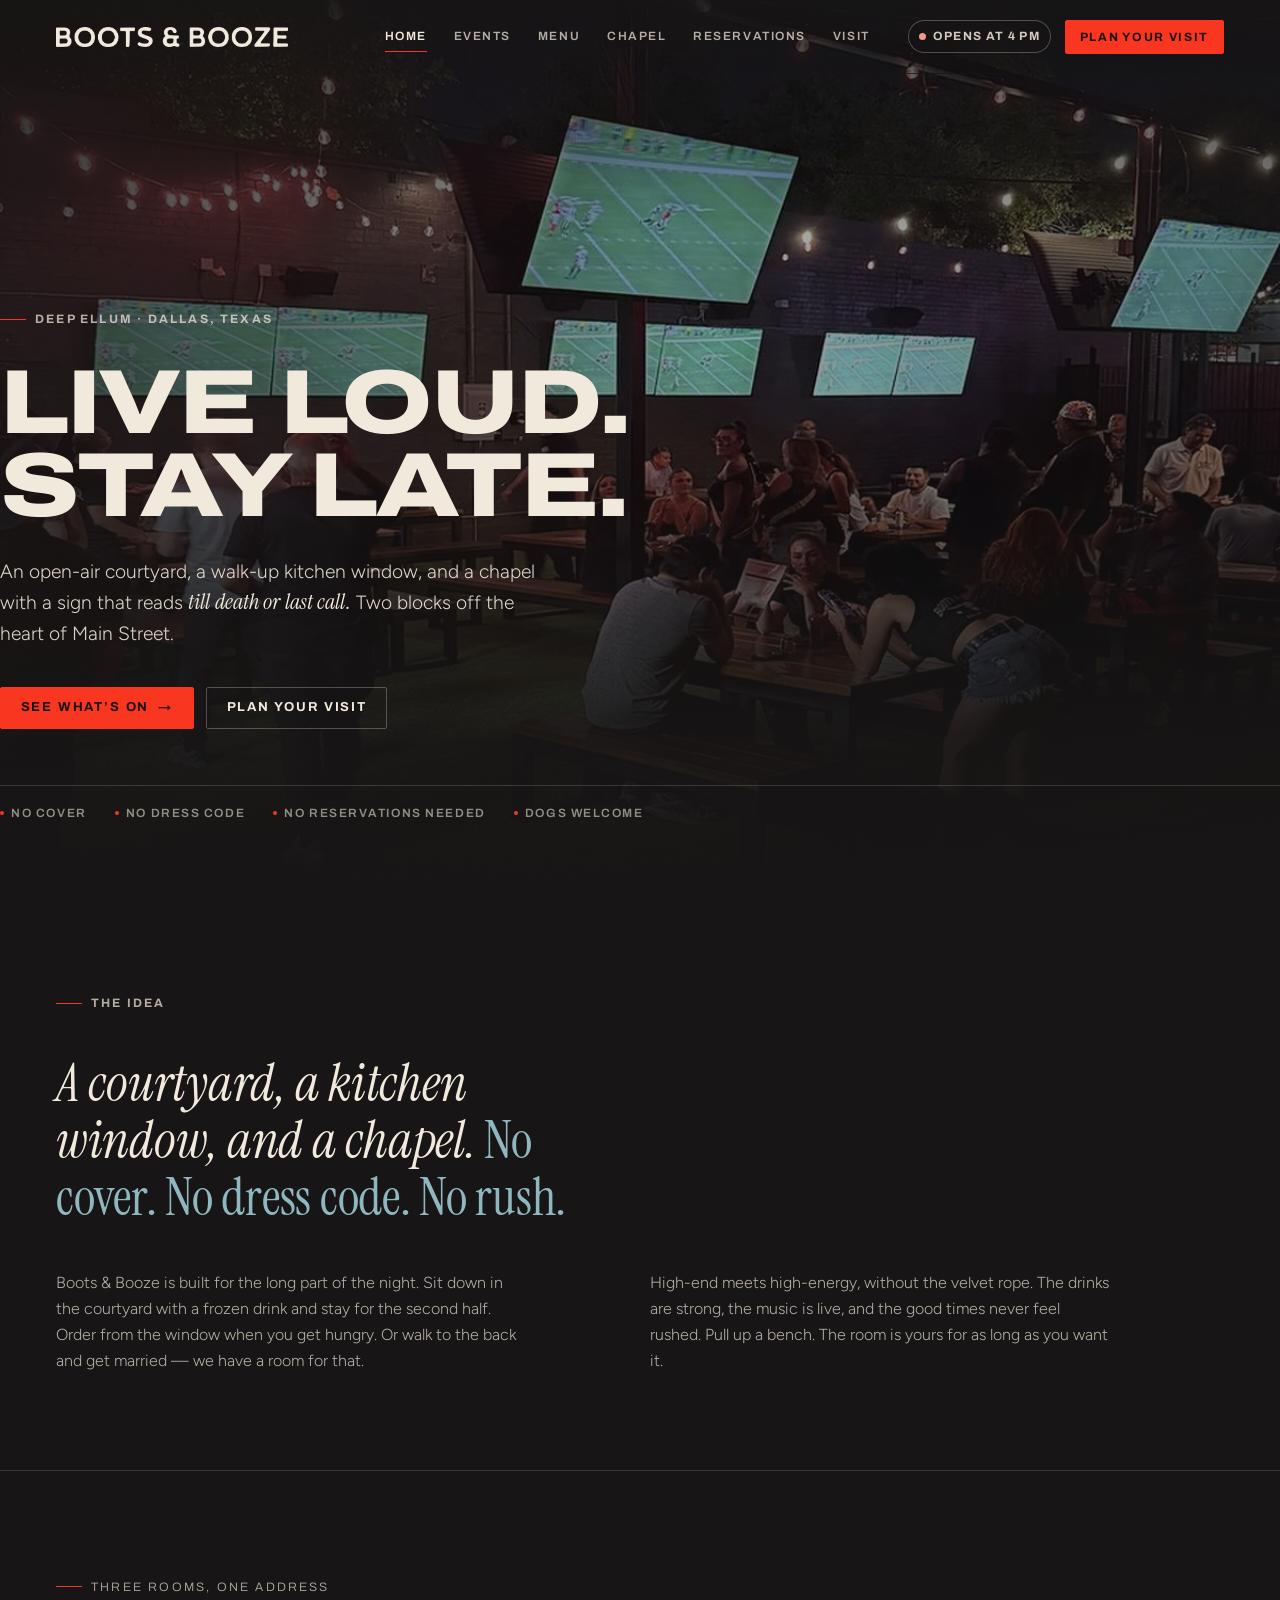
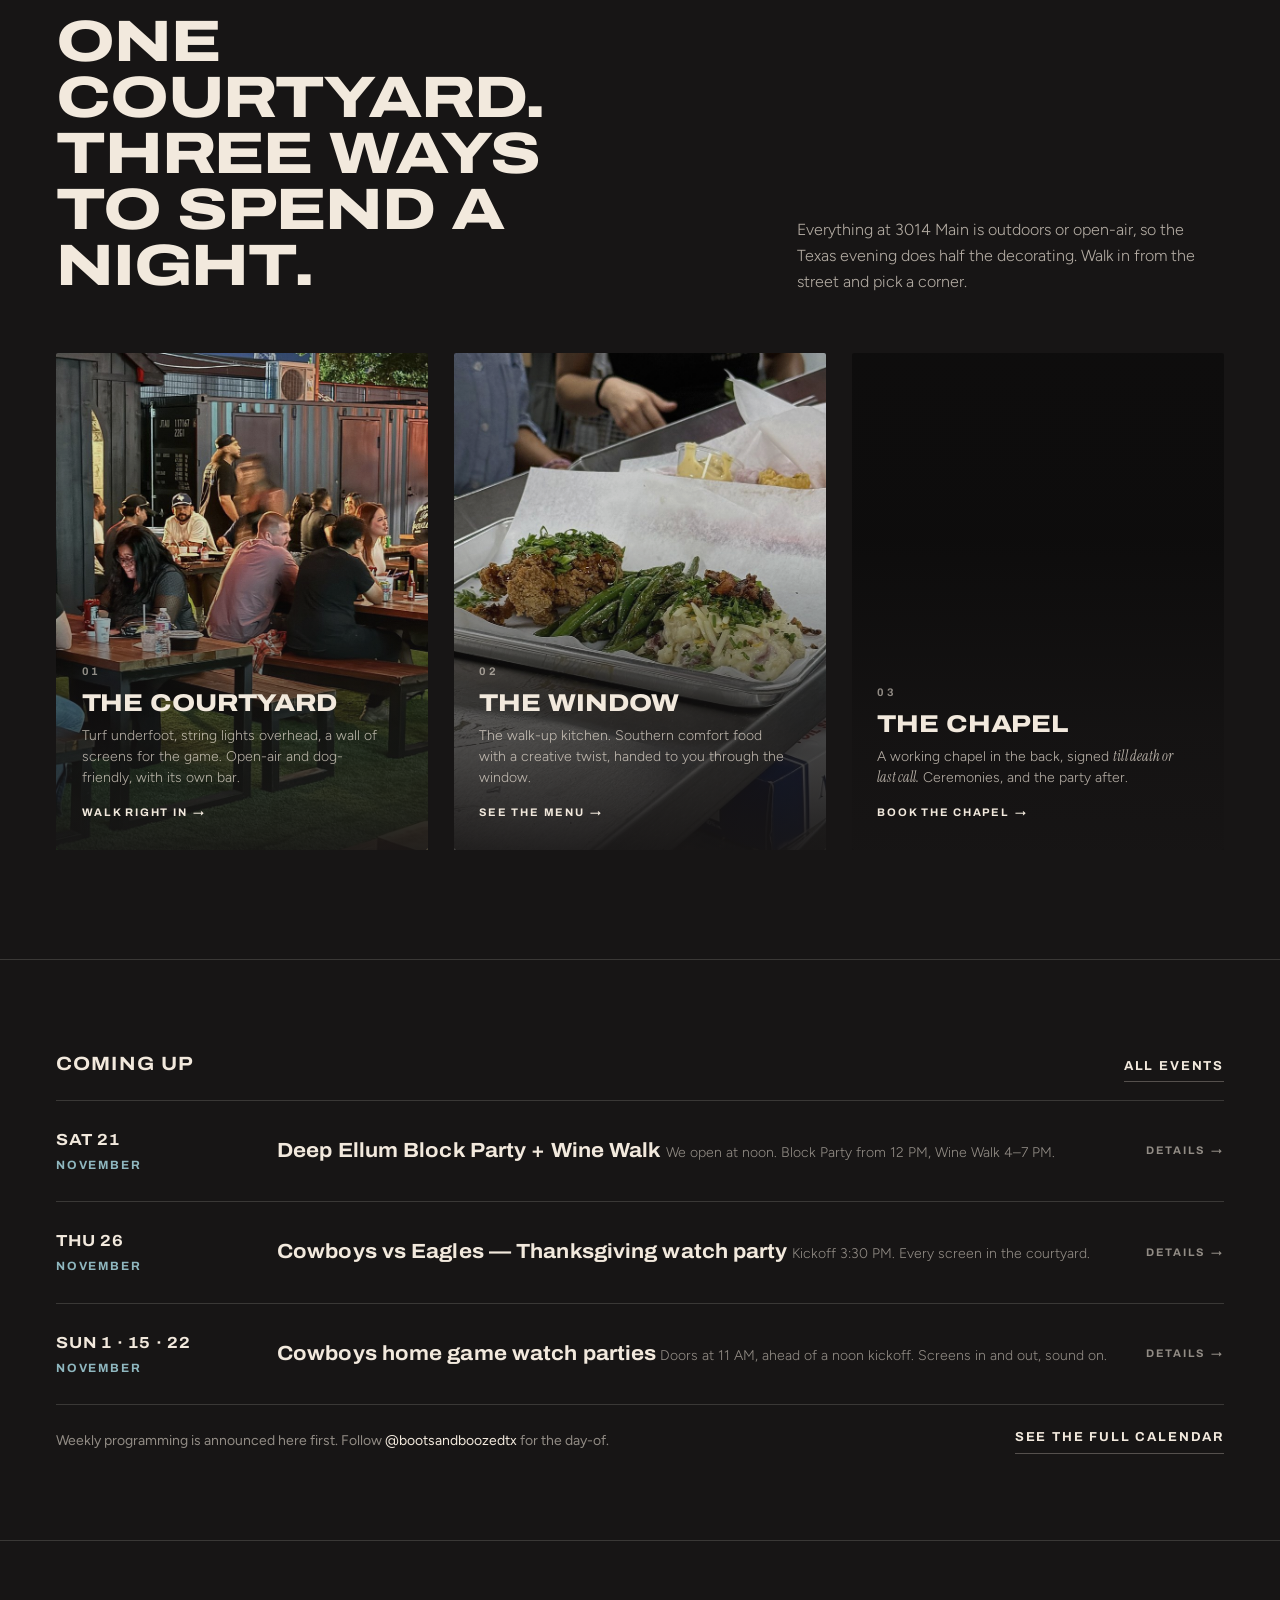
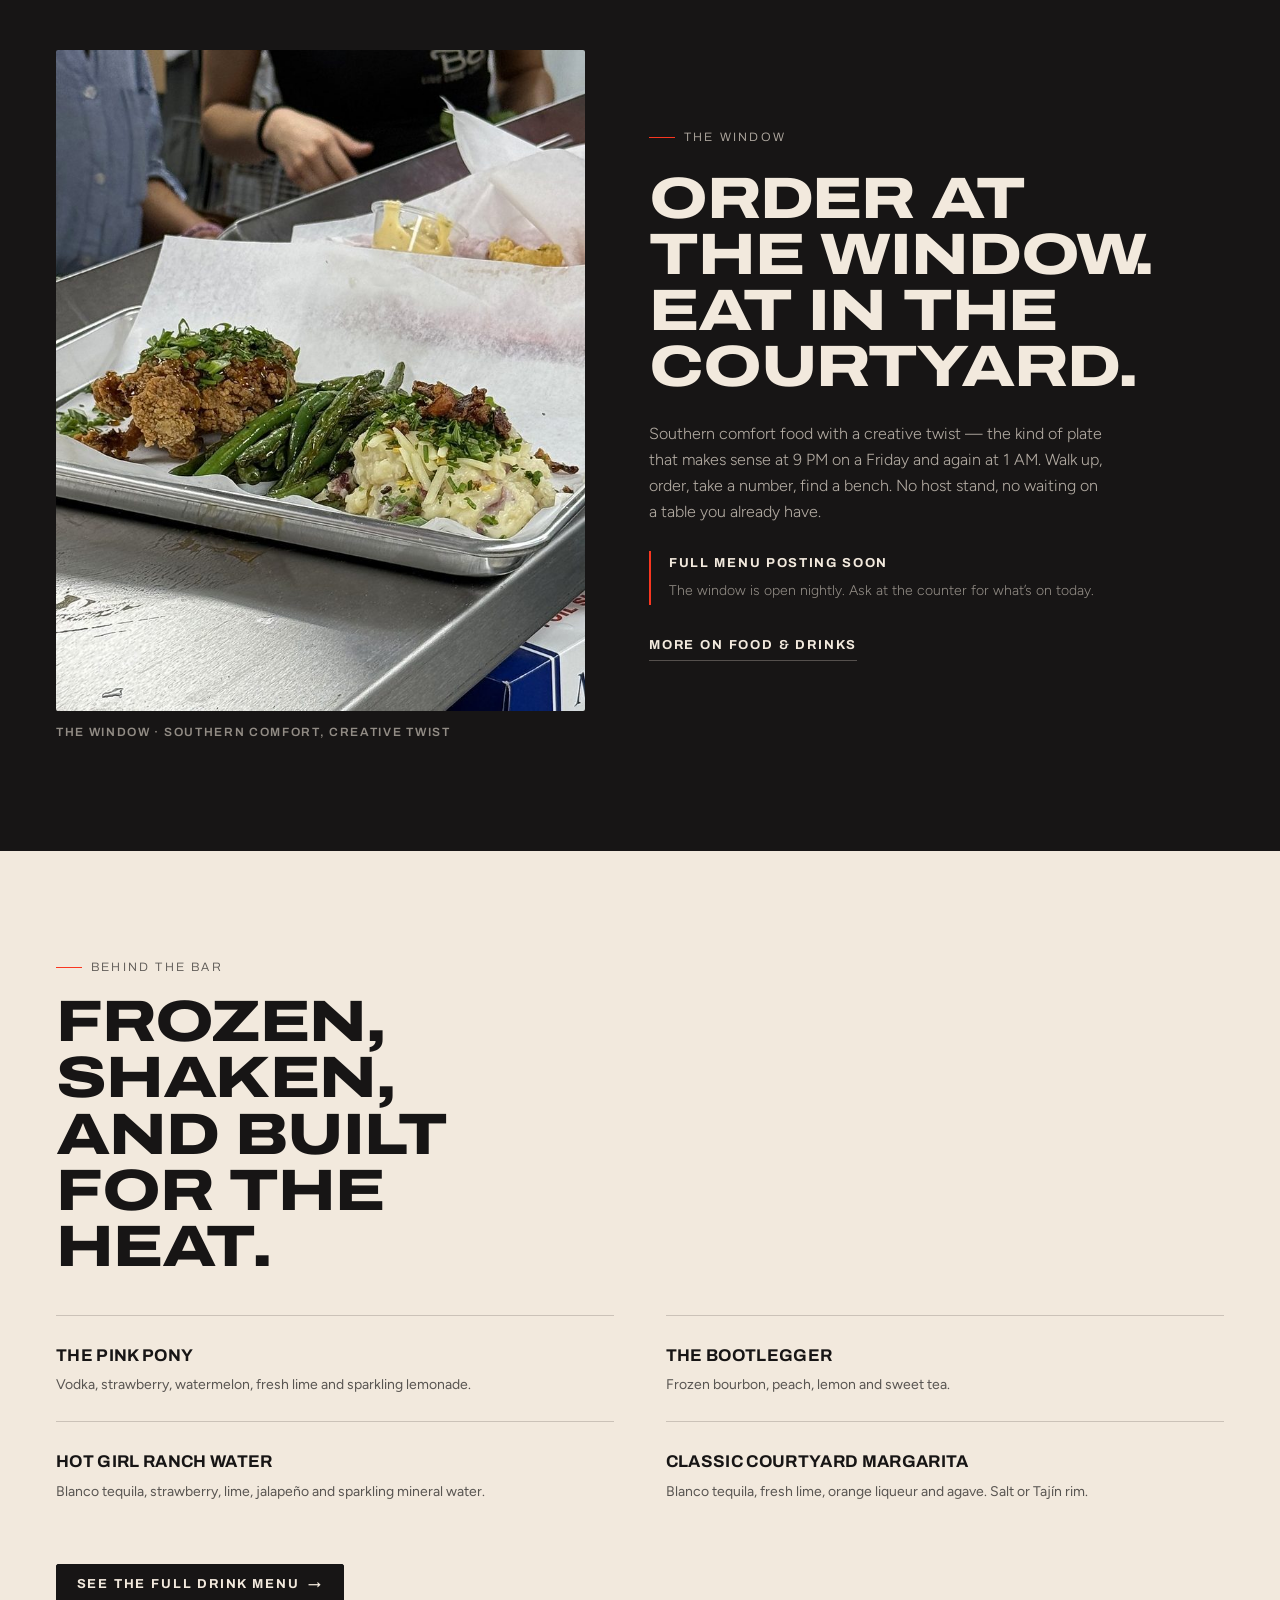
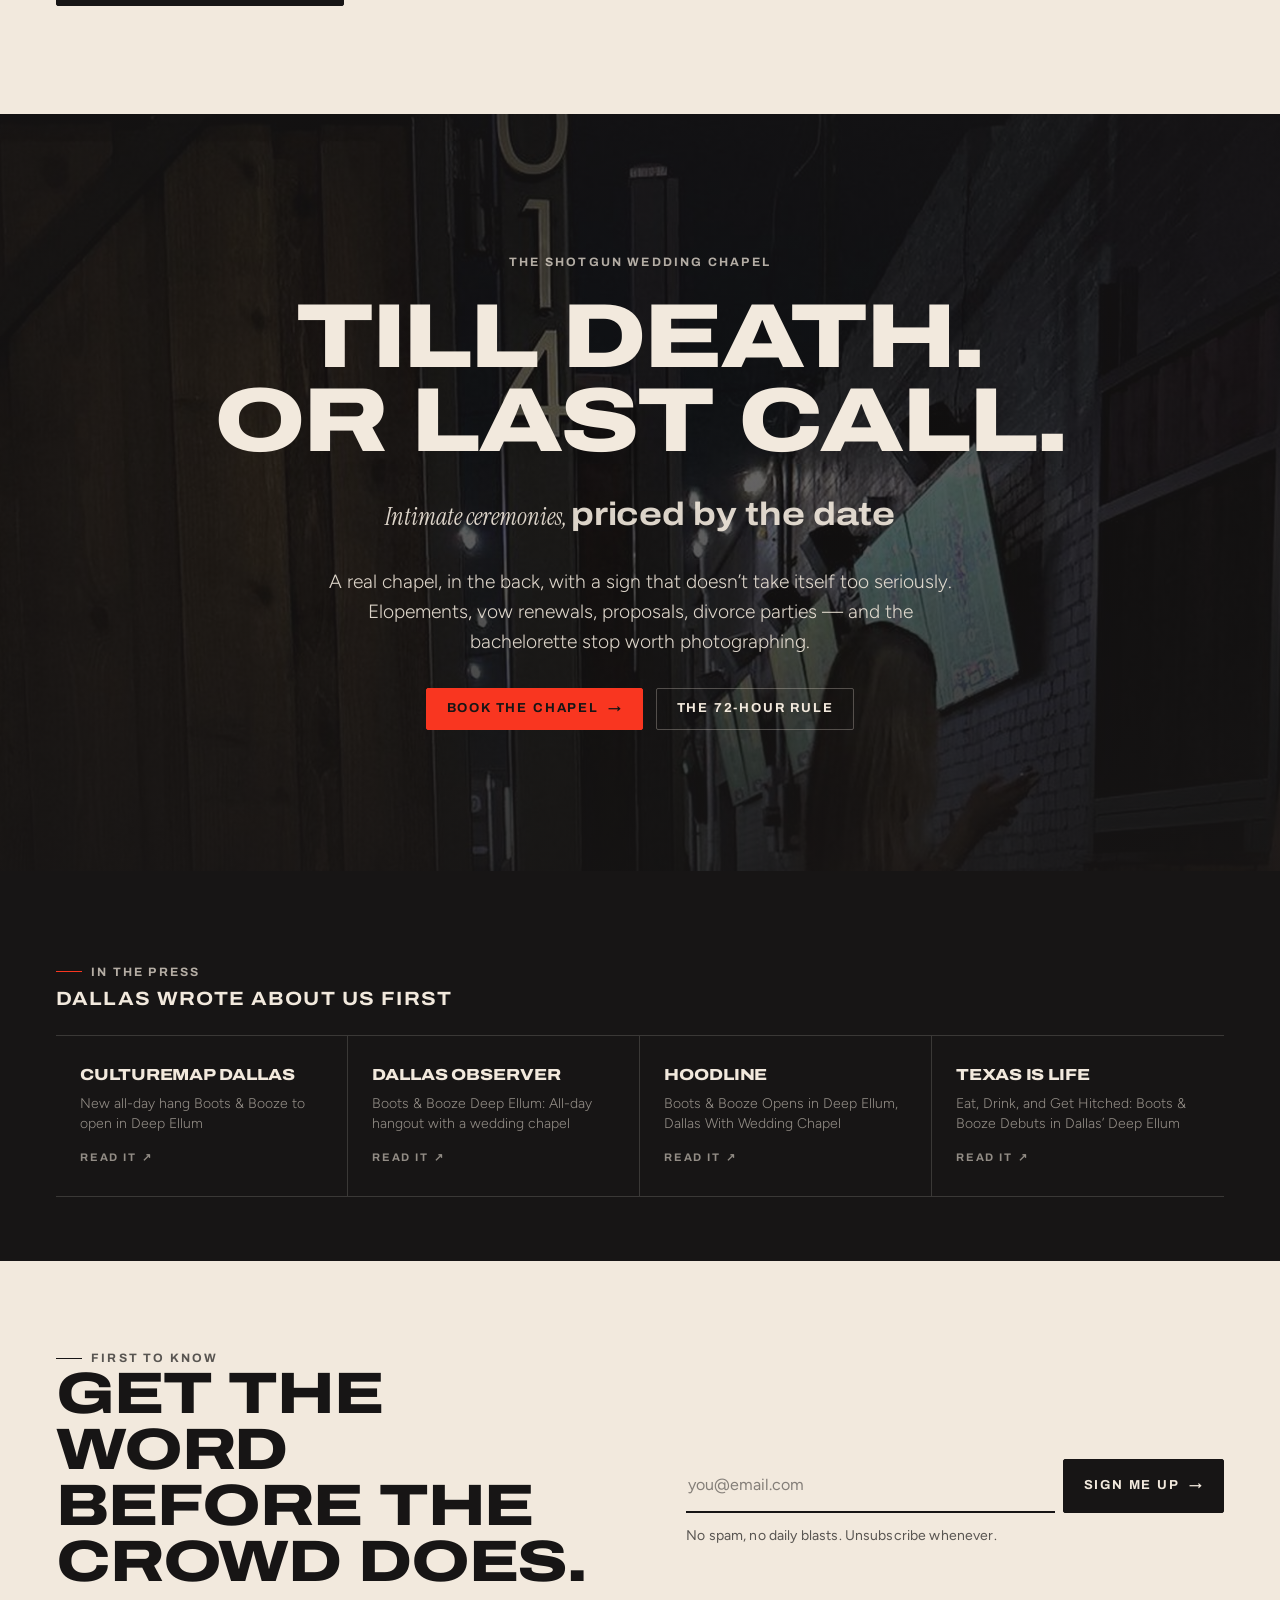
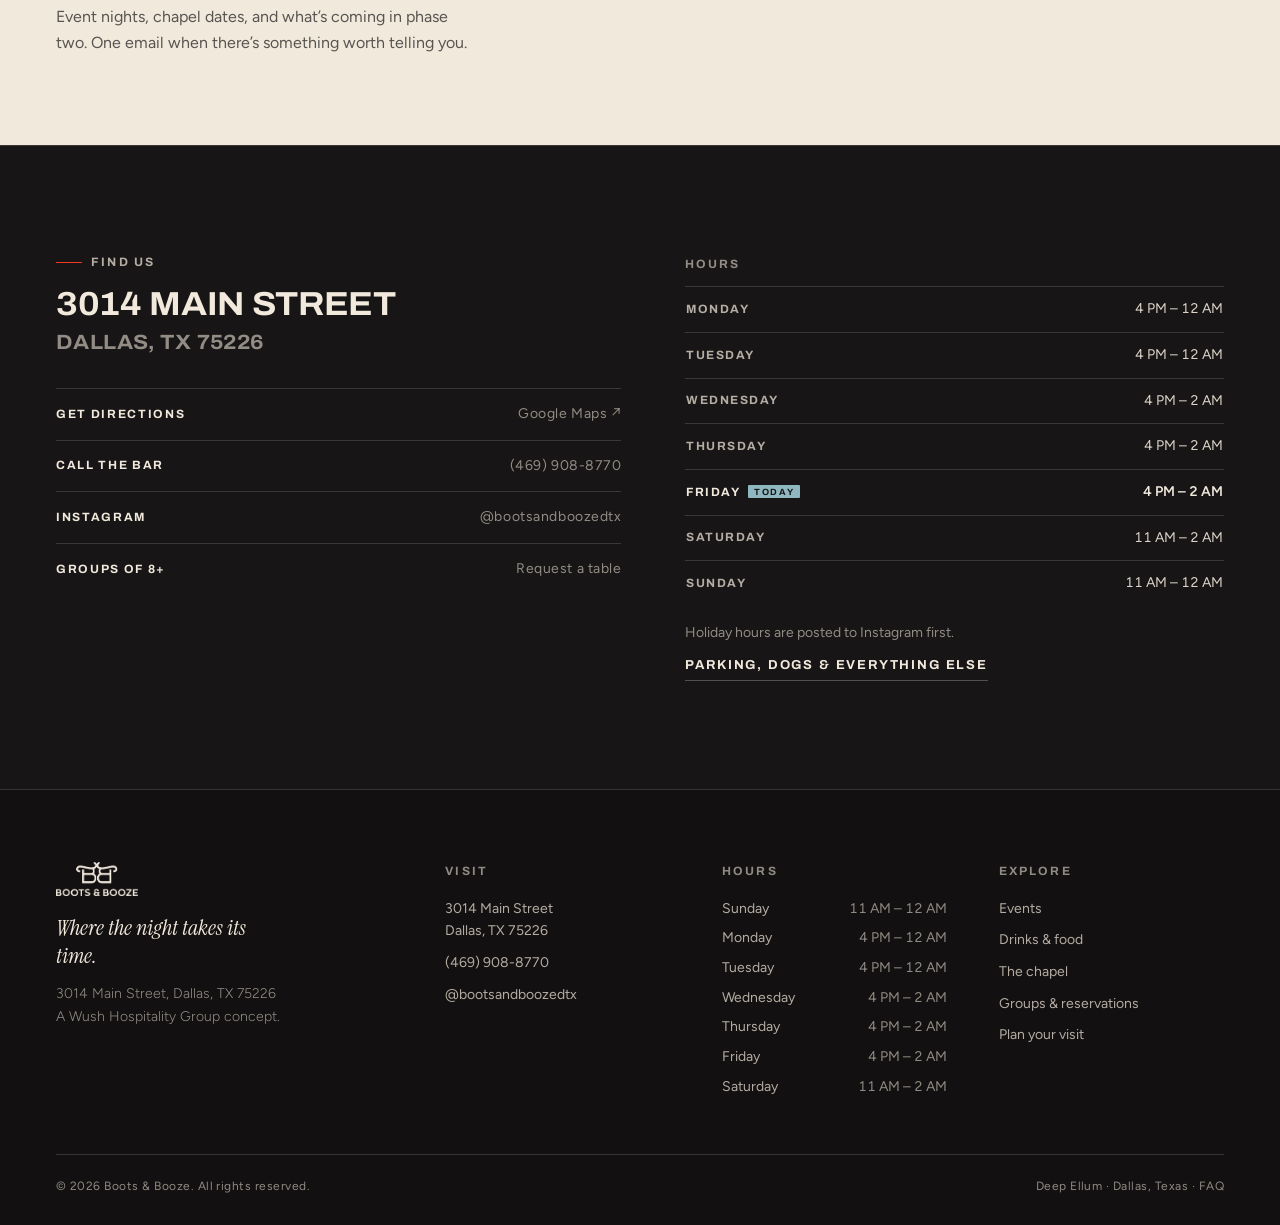
<file: index.html>
<!DOCTYPE html>
<html lang="en">
<head>
<script>document.documentElement.classList.add("js");</script>
<meta charset="utf-8">
<meta name="viewport" content="width=device-width, initial-scale=1">
<title>Boots &amp; Booze — Courtyard, Kitchen Window &amp; Chapel in Deep Ellum, Dallas</title>
<meta name="description" content="An open-air courtyard bar, a walk-up kitchen window, and a shotgun wedding chapel at 3014 Main St in Deep Ellum. No cover, no dress code, dogs welcome.">
<meta name="theme-color" content="#171515">
<link rel="canonical" href="https://bootsandboozetx.com/">
<meta property="og:type" content="website">
<meta property="og:site_name" content="Boots &amp; Booze">
<meta property="og:title" content="Boots &amp; Booze — Courtyard, Kitchen Window &amp; Chapel in Deep Ellum, Dallas">
<meta property="og:description" content="An open-air courtyard bar, a walk-up kitchen window, and a shotgun wedding chapel at 3014 Main St in Deep Ellum. No cover, no dress code, dogs welcome.">
<meta property="og:image" content="img/og.jpg">
<meta property="og:locale" content="en_US">
<meta name="twitter:card" content="summary_large_image">
<meta name="twitter:title" content="Boots &amp; Booze — Courtyard, Kitchen Window &amp; Chapel in Deep Ellum, Dallas">
<meta name="twitter:description" content="An open-air courtyard bar, a walk-up kitchen window, and a shotgun wedding chapel at 3014 Main St in Deep Ellum. No cover, no dress code, dogs welcome.">
<meta name="twitter:image" content="img/og.jpg">
<link rel="icon" href="img/favicon-32.png" sizes="32x32" type="image/png">
<link rel="icon" href="img/icon-192.png" sizes="192x192" type="image/png">
<link rel="apple-touch-icon" href="img/apple-touch-icon.png">
<link rel="preconnect" href="https://fonts.googleapis.com">
<link rel="preconnect" href="https://fonts.gstatic.com" crossorigin>
<link href="https://fonts.googleapis.com/css2?family=Archivo:wdth,wght@62..125,400..900&family=Figtree:wght@300..600&family=Instrument+Serif:ital@0;1&display=swap" rel="stylesheet">
<link rel="stylesheet" href="styles.css">
</head>
<body class="page-index">
<a class="skip" href="#main">Skip to content</a>
<!-- CLIENT SIGN-OFF: this build uses 3014 Main St. Their current site says 3010;
     press coverage and the sidewalk sign in their own photography read 3014.
     Confirm the correct street number before launch. -->
<script type="application/ld+json">
{
  "@context": "https://schema.org",
  "@type": "BarOrPub",
  "name": "Boots & Booze",
  "description": "Open-air courtyard bar with a walk-up kitchen and a wedding chapel in Deep Ellum, Dallas.",
  "url": "https://bootsandboozetx.com/",
  "telephone": "+14699088770",
  "image": "https://bootsandboozetx.com/img/og.jpg",
  "priceRange": "$$",
  "servesCuisine": "Southern",
  "address": {
    "@type": "PostalAddress",
    "streetAddress": "3014 Main Street",
    "addressLocality": "Dallas",
    "addressRegion": "TX",
    "postalCode": "75226",
    "addressCountry": "US"
  },
  "sameAs": [
    "https://www.instagram.com/bootsandboozedtx/"
  ],
  "openingHoursSpecification": [
    {
      "@type": "OpeningHoursSpecification",
      "dayOfWeek": [
        "Monday",
        "Tuesday"
      ],
      "opens": "16:00",
      "closes": "00:00"
    },
    {
      "@type": "OpeningHoursSpecification",
      "dayOfWeek": [
        "Wednesday",
        "Thursday",
        "Friday"
      ],
      "opens": "16:00",
      "closes": "02:00"
    },
    {
      "@type": "OpeningHoursSpecification",
      "dayOfWeek": "Saturday",
      "opens": "11:00",
      "closes": "02:00"
    },
    {
      "@type": "OpeningHoursSpecification",
      "dayOfWeek": "Sunday",
      "opens": "11:00",
      "closes": "00:00"
    }
  ]
}
</script>
<header class="hdr">
  <div class="hdr__in">
    <a class="brand" href="index.html" aria-label="Boots &amp; Booze — home">
      <img src="img/wordmark-sand.png" alt="Boots &amp; Booze" width="5989" height="516" decoding="async">
    </a>
    <nav class="nav" aria-label="Primary">
        <a href="index.html" aria-current="page">Home</a>
        <a href="events.html">Events</a>
        <a href="menu.html">Menu</a>
        <a href="chapel.html">Chapel</a>
        <a href="reservations.html">Reservations</a>
        <a href="visit.html">Visit</a>
    </nav>
    <div class="hdr__cta">
      <span class="pill" data-open-pill hidden aria-live="polite">
        <span class="pill__dot" aria-hidden="true"></span>
        <span class="pill__txt pill__txt--long">Checking hours</span>
        <span class="pill__txt pill__txt--short">—</span>
      </span>
      <a class="btn btn--red btn--sm" href="visit.html">Plan your visit</a>
      <button class="burger" type="button" aria-label="Open menu" aria-expanded="false" aria-controls="mobile-nav">
        <span aria-hidden="true"></span>
      </button>
    </div>
  </div>
</header>

<div class="mnav" id="mobile-nav" aria-hidden="true">
  <nav aria-label="Mobile">
      <a class="mnav__link" href="index.html">Home</a>
      <a class="mnav__link" href="events.html">Events</a>
      <a class="mnav__link" href="menu.html">Menu</a>
      <a class="mnav__link" href="chapel.html">Chapel</a>
      <a class="mnav__link" href="reservations.html">Reservations</a>
      <a class="mnav__link" href="visit.html">Visit</a>
  </nav>
  <div class="mnav__foot">
    <a class="btn btn--red" href="visit.html">Plan your visit</a>
    <p class="small">3014 Main Street · Dallas, TX 75226<br><a href="tel:+14699088770">(469) 908-8770</a></p>
  </div>
</div>

<main id="main">
<section class="hero">
  <div class="hero__bg">
    <img src="img/hero-court.jpg" alt="A full courtyard at Boots &amp; Booze after dark: picnic tables on green turf under string lights, a wall of screens showing the game." width="1200" height="1800" fetchpriority="high" decoding="async">
  </div>
  <div class="wrap hero__in">
    <div class="hero__top">
      <p class="eyebrow">Deep Ellum · Dallas, Texas</p>
    </div>
    <h1 class="display">Live loud.<br>Stay late.</h1>
    <p class="hero__sub">An open-air courtyard, a walk-up kitchen window, and a chapel with a sign that reads <span class="serif">till death or last call.</span> Two blocks off the heart of Main Street.</p>
    <div class="hero__cta">
      <a class="btn btn--red" href="events.html">See what’s on <span class="arw" aria-hidden="true">→</span></a>
      <a class="btn btn--ghost" href="visit.html">Plan your visit</a>
    </div>
    <div class="hero__foot">
      <span>No cover</span>
      <span>No dress code</span>
      <span>No reservations needed</span>
      <span>Dogs welcome</span>
    </div>
  </div>
</section>

<!-- ===================== POSITIONING ===================== -->
<section class="sec statement">
  <div class="wrap statement__grid">
    <p class="eyebrow" data-reveal>The idea</p>
    <p class="statement__line" data-reveal>A courtyard, a kitchen window, and a chapel. <em>No cover. No dress code. No rush.</em></p>
    <div class="statement__body">
      <p data-reveal>Boots &amp; Booze is built for the long part of the night. Sit down in the courtyard with a frozen drink and stay for the second half. Order from the window when you get hungry. Or walk to the back and get married — we have a room for that.</p>
      <p data-reveal>High-end meets high-energy, without the velvet rope. The drinks are strong, the music is live, and the good times never feel rushed. Pull up a bench. The room is yours for as long as you want it.</p>
    </div>
  </div>
</section>

<!-- ===================== THREE SPACES ===================== -->
<section class="sec sec--edge" id="spaces">
  <div class="wrap">
    <div class="split-head">
      <div class="sec-head" data-reveal>
        <p class="eyebrow">Three rooms, one address</p>
        <h2 class="h2">One courtyard.<br>Three ways to spend a night.</h2>
      </div>
      <p data-reveal>Everything at 3014 Main is outdoors or open-air, so the Texas evening does half the decorating. Walk in from the street and pick a corner.</p>
    </div>

    <div class="spaces">
      <a class="card" href="visit.html#courtyard" data-reveal>
        <img src="img/card-court.jpg" alt="Friends at picnic tables in the turf courtyard at night, string lights overhead." width="800" height="1067" loading="lazy" decoding="async">
        <div class="card__body">
          <span class="card__num">01</span>
          <h3 class="card__title">The Courtyard</h3>
          <p class="card__desc">Turf underfoot, string lights overhead, a wall of screens for the game. Open-air and dog-friendly, with its own bar.</p>
          <span class="card__go">Walk right in</span>
        </div>
      </a>

      <a class="card" href="menu.html#food" data-reveal style="--d:90ms">
        <img src="img/card-food.jpg" alt="A tray from The Window: fried chicken with pan sauce, green beans and potato salad on paper." width="800" height="1067" loading="lazy" decoding="async">
        <div class="card__body">
          <span class="card__num">02</span>
          <h3 class="card__title">The Window</h3>
          <p class="card__desc">The walk-up kitchen. Southern comfort food with a creative twist, handed to you through the window.</p>
          <span class="card__go">See the menu</span>
        </div>
      </a>

      <a class="card" href="chapel.html" data-reveal style="--d:180ms">
        <img src="img/card-chapel.jpg" alt="The A-frame sign outside Boots &amp; Booze reading Friends &amp; Family, with the number 3014 on the post." width="800" height="1067" loading="lazy" decoding="async">
        <div class="card__body">
          <span class="card__num">03</span>
          <h3 class="card__title">The Chapel</h3>
          <p class="card__desc">A working chapel in the back, signed <span class="serif">till death or last call.</span> Ceremonies, and the party after.</p>
          <span class="card__go">Book the chapel</span>
        </div>
      </a>
    </div>
  </div>
</section>

<!-- ===================== THIS WEEK ===================== -->
<section class="sec sec--tight week" aria-labelledby="week-h">
  <div class="wrap">
    <div class="week__head">
      <h2 class="h3" id="week-h">Coming up</h2>
      <a class="link-u" href="events.html">All events</a>
    </div>
    <div class="week__list">
      <a class="week__row" href="events.html#block-party">
        <span class="week__date"><b>Sat 21</b>November</span>
        <span>
          <span class="week__title">Deep Ellum Block Party + Wine Walk</span>
          <span class="week__meta">We open at noon. Block Party from 12 PM, Wine Walk 4–7 PM.</span>
        </span>
        <span class="week__go">Details</span>
      </a>
      <a class="week__row" href="events.html#cowboys-eagles">
        <span class="week__date"><b>Thu 26</b>November</span>
        <span>
          <span class="week__title">Cowboys vs Eagles — Thanksgiving watch party</span>
          <span class="week__meta">Kickoff 3:30 PM. Every screen in the courtyard.</span>
        </span>
        <span class="week__go">Details</span>
      </a>
      <a class="week__row" href="events.html#cowboys-sundays">
        <span class="week__date"><b>Sun 1 · 15 · 22</b>November</span>
        <span>
          <span class="week__title">Cowboys home game watch parties</span>
          <span class="week__meta">Doors at 11 AM, ahead of a noon kickoff. Screens in and out, sound on.</span>
        </span>
        <span class="week__go">Details</span>
      </a>
    </div>
    <div class="week__foot">
      <p class="small muted">Weekly programming is announced here first. Follow <a href="https://www.instagram.com/bootsandboozedtx/" target="_blank" rel="noopener" style="color:var(--sand)">@bootsandboozedtx</a> for the day-of.</p>
      <a class="link-u" href="events.html">See the full calendar</a>
    </div>
  </div>
</section>

<!-- ===================== FOOD ===================== -->
<section class="sec" id="food">
  <div class="wrap split">
    <figure class="split__media" data-reveal>
      <img src="img/food-tall.jpg" alt="Southern comfort food plated on a metal tray: breaded chicken with pan sauce and scallions, green beans, and potato salad." width="760" height="950" loading="lazy" decoding="async">
      <figcaption>The Window · Southern comfort, creative twist</figcaption>
    </figure>
    <div class="split__body" data-reveal>
      <p class="eyebrow">The Window</p>
      <h2 class="h2">Order at the window.<br>Eat in the courtyard.</h2>
      <p>Southern comfort food with a creative twist — the kind of plate that makes sense at 9 PM on a Friday and again at 1 AM. Walk up, order, take a number, find a bench. No host stand, no waiting on a table you already have.</p>
      <!-- CLIENT SIGN-OFF: The Window's 6:30 AM weekday service is delayed until
           after phase two. Nothing on this site advertises morning hours; the hours
           block reflects the 4 PM open. Restore breakfast copy when it launches. -->
      <div class="note-box">
        <strong>Full menu posting soon</strong>
        <span>The window is open nightly. Ask at the counter for what’s on today.</span>
      </div>
      <div>
        <a class="link-u" href="menu.html#food">More on food &amp; drinks</a>
      </div>
    </div>
  </div>
</section>

<!-- ===================== DRINKS (cream) ===================== -->
<section class="sec sec--cream" id="drinks">
  <div class="wrap">
    <div class="split-head" style="margin-bottom:clamp(26px,3.4vw,40px)">
      <div class="sec-head" data-reveal>
        <p class="eyebrow" style="color:var(--ink-70)">Behind the bar</p>
        <h2 class="h2">Frozen, shaken,<br>and built for the heat.</h2>
      </div>
      <p style="color:var(--ink-70)" data-reveal>Twenty-three cocktails, six of them frozen. Three zero-proof, because not everybody’s drinking.</p>
    </div>

    <div class="drinks__grid">
      <div class="drinks__item" data-reveal>
        <h3 class="drinks__name">The Pink Pony</h3>
        <p class="drinks__desc">Vodka, strawberry, watermelon, fresh lime and sparkling lemonade.</p>
      </div>
      <div class="drinks__item" data-reveal>
        <h3 class="drinks__name">The Bootlegger</h3>
        <p class="drinks__desc">Frozen bourbon, peach, lemon and sweet tea.</p>
      </div>
      <div class="drinks__item" data-reveal>
        <h3 class="drinks__name">Hot Girl Ranch Water</h3>
        <p class="drinks__desc">Blanco tequila, strawberry, lime, jalapeño and sparkling mineral water.</p>
      </div>
      <div class="drinks__item" data-reveal>
        <h3 class="drinks__name">Classic Courtyard Margarita</h3>
        <p class="drinks__desc">Blanco tequila, fresh lime, orange liqueur and agave. Salt or Tajín rim.</p>
      </div>
    </div>
    <a class="btn btn--ink" href="menu.html">See the full drink menu <span class="arw" aria-hidden="true">→</span></a>
  </div>
</section>

<!-- ===================== CHAPEL BAND ===================== -->
<section class="band">
  <div class="band__bg">
    <img src="img/sign-band.jpg" alt="The Boots &amp; Booze A-frame sign on the sidewalk at night, lit from the courtyard behind it." width="1600" height="900" loading="lazy" decoding="async">
  </div>
  <div class="wrap band__in" data-reveal>
    <p class="eyebrow eyebrow--plain" style="justify-content:center">The Shotgun Wedding Chapel</p>
    <h2 class="display">Till death.<br>Or last call.</h2>
    <p class="band__price">Intimate ceremonies, <b>priced by the date</b></p>
    <p class="lede" style="max-width:52ch">A real chapel, in the back, with a sign that doesn’t take itself too seriously. Elopements, vow renewals, proposals, divorce parties — and the bachelorette stop worth photographing.</p>
    <div class="band__cta">
      <a class="btn btn--red" href="chapel.html">Book the chapel <span class="arw" aria-hidden="true">→</span></a>
      <a class="btn btn--ghost" href="chapel.html#license">The 72-hour rule</a>
    </div>
  </div>
</section>

<!-- ===================== PRESS ===================== -->
<section class="sec sec--tight" aria-labelledby="press-h">
  <div class="wrap">
    <div class="week__head" style="border:0;padding-bottom:clamp(18px,2.2vw,26px)">
      <div>
        <p class="eyebrow" style="margin-bottom:10px">In the press</p>
        <h2 class="h3" id="press-h" style="letter-spacing:.06em">Dallas wrote about us first</h2>
      </div>
    </div>
    <div class="press__grid">
        <a class="press__item" href="https://dallas.culturemap.com/news/restaurants-bars/boots-booze-venue-deep-ellum/" target="_blank" rel="noopener">
          <span class="press__outlet">CultureMap Dallas</span>
          <span class="press__hed">New all-day hang Boots &amp; Booze to open in Deep Ellum</span>
          <span class="press__arw">Read it</span>
        </a>
        <a class="press__item" href="https://www.dallasobserver.com/food-drink/boots-and-booze-opens-in-deep-ellum-40723820/" target="_blank" rel="noopener">
          <span class="press__outlet">Dallas Observer</span>
          <span class="press__hed">Boots &amp; Booze Deep Ellum: All-day hangout with a wedding chapel</span>
          <span class="press__arw">Read it</span>
        </a>
        <a class="press__item" href="https://hoodline.com/2026/10/deep-ellum-s-boots-booze-opens-with-breakfast-cocktails-and-a-shotgun-chapel/" target="_blank" rel="noopener">
          <span class="press__outlet">Hoodline</span>
          <span class="press__hed">Boots &amp; Booze Opens in Deep Ellum, Dallas With Wedding Chapel</span>
          <span class="press__arw">Read it</span>
        </a>
        <a class="press__item" href="https://texasislife.com/food/2026/10/eat-drink-and-get-hitched-boots-booze-debuts-in-dallas-deep-ellum/" target="_blank" rel="noopener">
          <span class="press__outlet">Texas Is Life</span>
          <span class="press__hed">Eat, Drink, and Get Hitched: Boots &amp; Booze Debuts in Dallas’ Deep Ellum</span>
          <span class="press__arw">Read it</span>
        </a>
    </div>
  </div>
</section>

<!-- ===================== CAPTURE ===================== -->
<section class="sec sec--cream capture">
  <div class="wrap">
    <div class="capture__grid ">
      <div data-reveal>
        <p class="eyebrow">First to know</p>
        <h2 class="h2">Get the word before the crowd does.</h2>
        <p class="capture__sub">Event nights, chapel dates, and what’s coming in phase two. One email when there’s something worth telling you.</p>
      </div>
      <div data-reveal>
        <!-- CLIENT SIGN-OFF — FORM ENDPOINT.
             This newsletter form has no backend. data-mailto is a fallback that
             opens the visitor's mail client; it will lose most signups. Add a
             live endpoint (Formspree, Buttondown, Klaviyo) by setting
             data-endpoint on this form before launch. hello@bootsandboozetx.com
             is a placeholder address and must be replaced with a real inbox. -->
        <form class="cform" action="#" method="post"
              data-mailto="hello@bootsandboozetx.com"
              data-subject="Newsletter signup — bootsandboozetx.com"
              novalidate>
          <div class="cform__field">
            <label class="sr-only" for="nl-email">Email address</label>
            <input type="email" id="nl-email" name="email" data-label="Email" placeholder="you@email.com" required autocomplete="email">
          </div>
          <button class="btn btn--ink" type="submit">Sign me up <span class="arw" aria-hidden="true">→</span></button>
          <p class="cform__note" data-form-note hidden role="status"></p>
        </form>
        <p class="cform__note">No spam, no daily blasts. Unsubscribe whenever.</p>
      </div>
    </div>
  </div>
</section>

<!-- ===================== VISIT ===================== -->
<section class="sec sec--edge" id="visit">
  <div class="wrap visit__grid">
    <div data-reveal>
      <p class="eyebrow">Find us</p>
      <h2 class="addr" style="margin-top:16px">3014 Main Street<span>Dallas, TX 75226</span></h2>
      <div class="visit-links">
        <a href="https://maps.google.com/?q=3014+Main+St+Dallas+TX+75226" target="_blank" rel="noopener"><span>Get directions</span><span>Google Maps ↗</span></a>
        <a href="tel:+14699088770"><span>Call the bar</span><span>(469) 908-8770</span></a>
        <a href="https://www.instagram.com/bootsandboozedtx/" target="_blank" rel="noopener"><span>Instagram</span><span>@bootsandboozedtx</span></a>
        <a href="reservations.html"><span>Groups of 8+</span><span>Request a table</span></a>
      </div>
    </div>
    <div data-reveal>
    <table class="hours">
    <caption>Hours</caption>
      <tr data-hours-day="1"><th scope="row">Monday</th><td>4 PM – 12 AM</td></tr>
      <tr data-hours-day="2"><th scope="row">Tuesday</th><td>4 PM – 12 AM</td></tr>
      <tr data-hours-day="3"><th scope="row">Wednesday</th><td>4 PM – 2 AM</td></tr>
      <tr data-hours-day="4"><th scope="row">Thursday</th><td>4 PM – 2 AM</td></tr>
      <tr data-hours-day="5"><th scope="row">Friday</th><td>4 PM – 2 AM</td></tr>
      <tr data-hours-day="6"><th scope="row">Saturday</th><td>11 AM – 2 AM</td></tr>
      <tr data-hours-day="0"><th scope="row">Sunday</th><td>11 AM – 12 AM</td></tr>
    </table>
      <p class="small muted" style="margin-top:16px">Holiday hours are posted to Instagram first.</p>
      <p class="small" style="margin-top:10px"><a class="link-u" href="visit.html">Parking, dogs &amp; everything else</a></p>
    </div>
  </div>
</section>
</main>

<footer class="ftr">
  <div class="wrap">
    <div class="ftr__grid">
      <div class="ftr__brand">
        <img src="img/logo-sand.png" alt="Boots &amp; Booze" width="3120" height="1300" loading="lazy" decoding="async">
        <p class="ftr__tag">Where the night takes its time.</p>
        <p>3014 Main Street, Dallas, TX 75226<br>A Wush Hospitality Group concept.</p>
      </div>
      <div>
        <h3>Visit</h3>
        <div class="ftr__list">
          <a href="https://maps.google.com/?q=3014+Main+St+Dallas+TX+75226" target="_blank" rel="noopener">3014 Main Street<br>Dallas, TX 75226</a>
          <a href="tel:+14699088770">(469) 908-8770</a>
          <a href="https://www.instagram.com/bootsandboozedtx/" target="_blank" rel="noopener">@bootsandboozedtx</a>
        </div>
      </div>
      <div>
        <h3>Hours</h3>
        <div class="ftr__hours">
        <div data-hours-day="0"><span>Sunday</span><b>11 AM – 12 AM</b></div>
        <div data-hours-day="1"><span>Monday</span><b>4 PM – 12 AM</b></div>
        <div data-hours-day="2"><span>Tuesday</span><b>4 PM – 12 AM</b></div>
        <div data-hours-day="3"><span>Wednesday</span><b>4 PM – 2 AM</b></div>
        <div data-hours-day="4"><span>Thursday</span><b>4 PM – 2 AM</b></div>
        <div data-hours-day="5"><span>Friday</span><b>4 PM – 2 AM</b></div>
        <div data-hours-day="6"><span>Saturday</span><b>11 AM – 2 AM</b></div>
        </div>
      </div>
      <div>
        <h3>Explore</h3>
        <div class="ftr__list">
          <a href="events.html">Events</a>
          <a href="menu.html">Drinks &amp; food</a>
          <a href="chapel.html">The chapel</a>
          <a href="reservations.html">Groups &amp; reservations</a>
          <a href="visit.html">Plan your visit</a>
        </div>
      </div>
    </div>
    <div class="ftr__bot">
      <span>© <span data-year>2026</span> Boots & Booze. All rights reserved.</span>
      <span>Deep Ellum · Dallas, Texas · <a href="visit.html#faq">FAQ</a></span>
    </div>
  </div>
</footer>

<script src="main.js" defer></script>
</body>
</html>
</file>
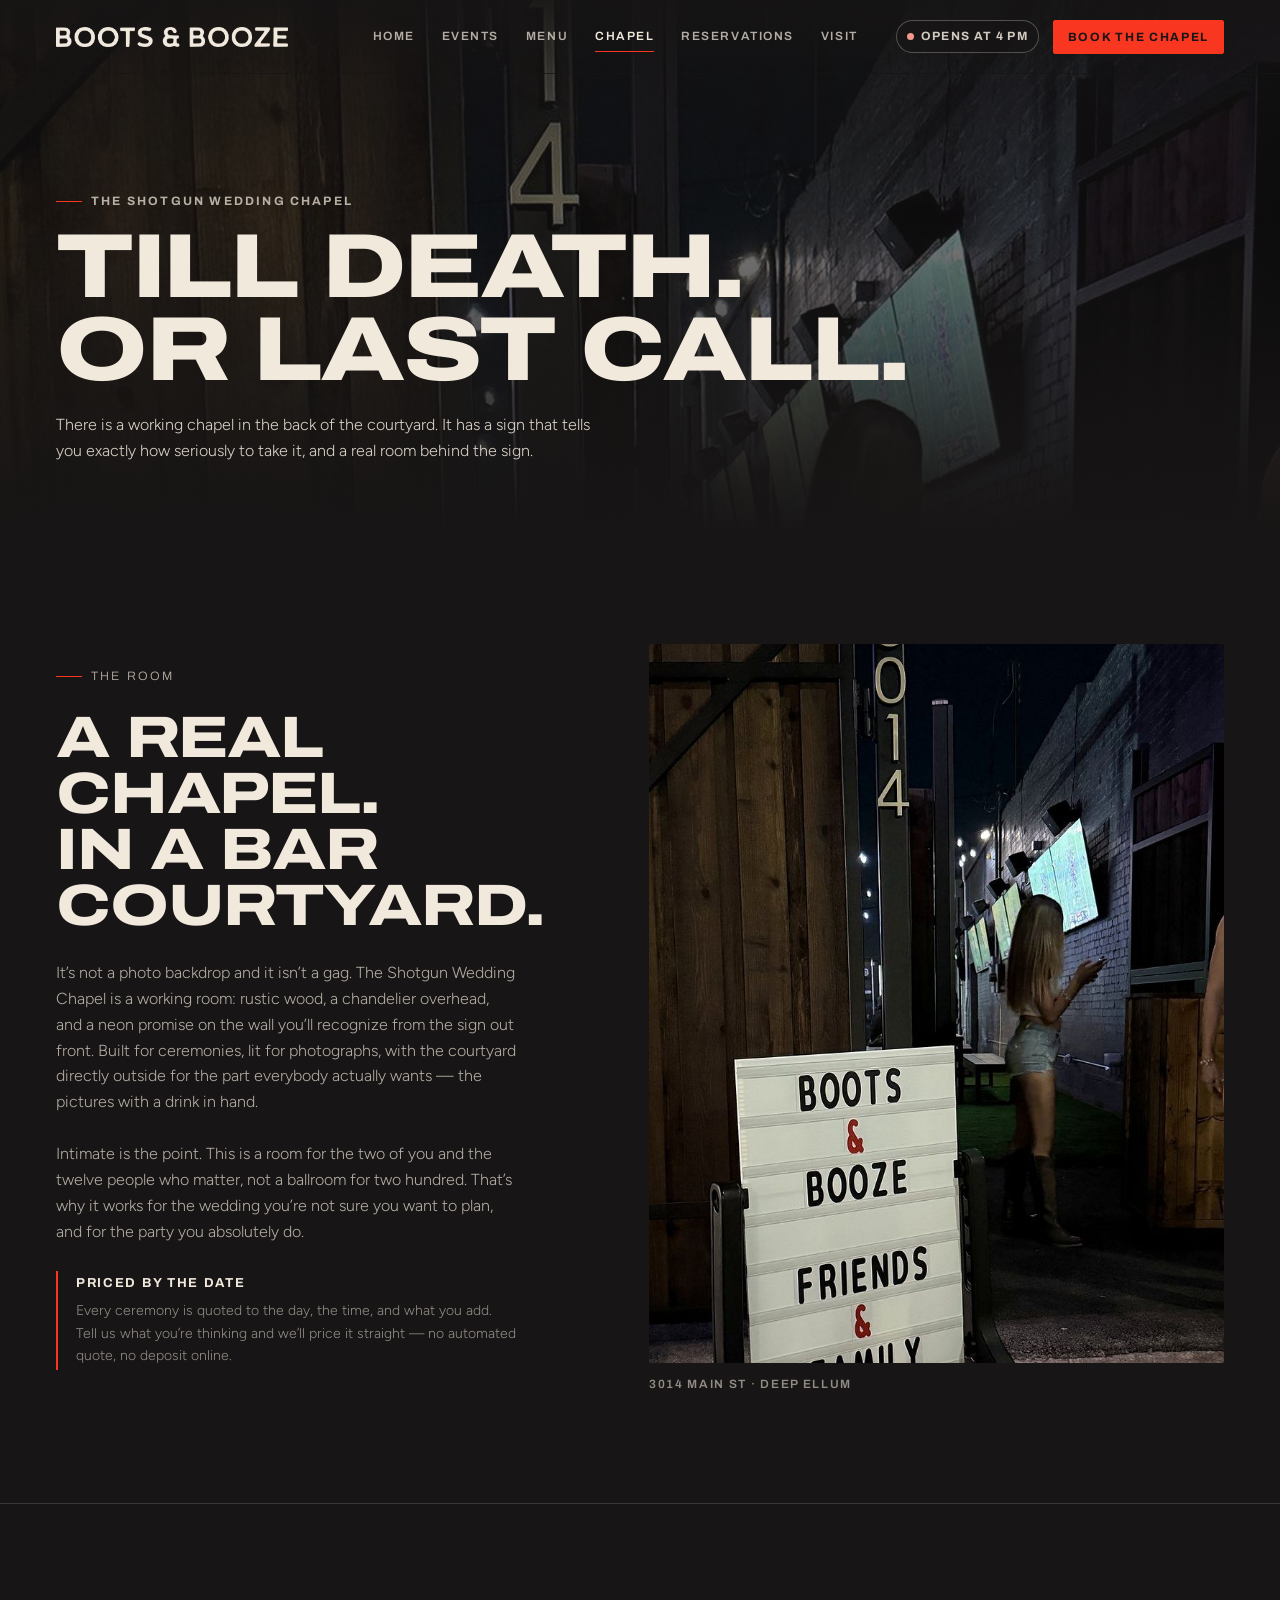
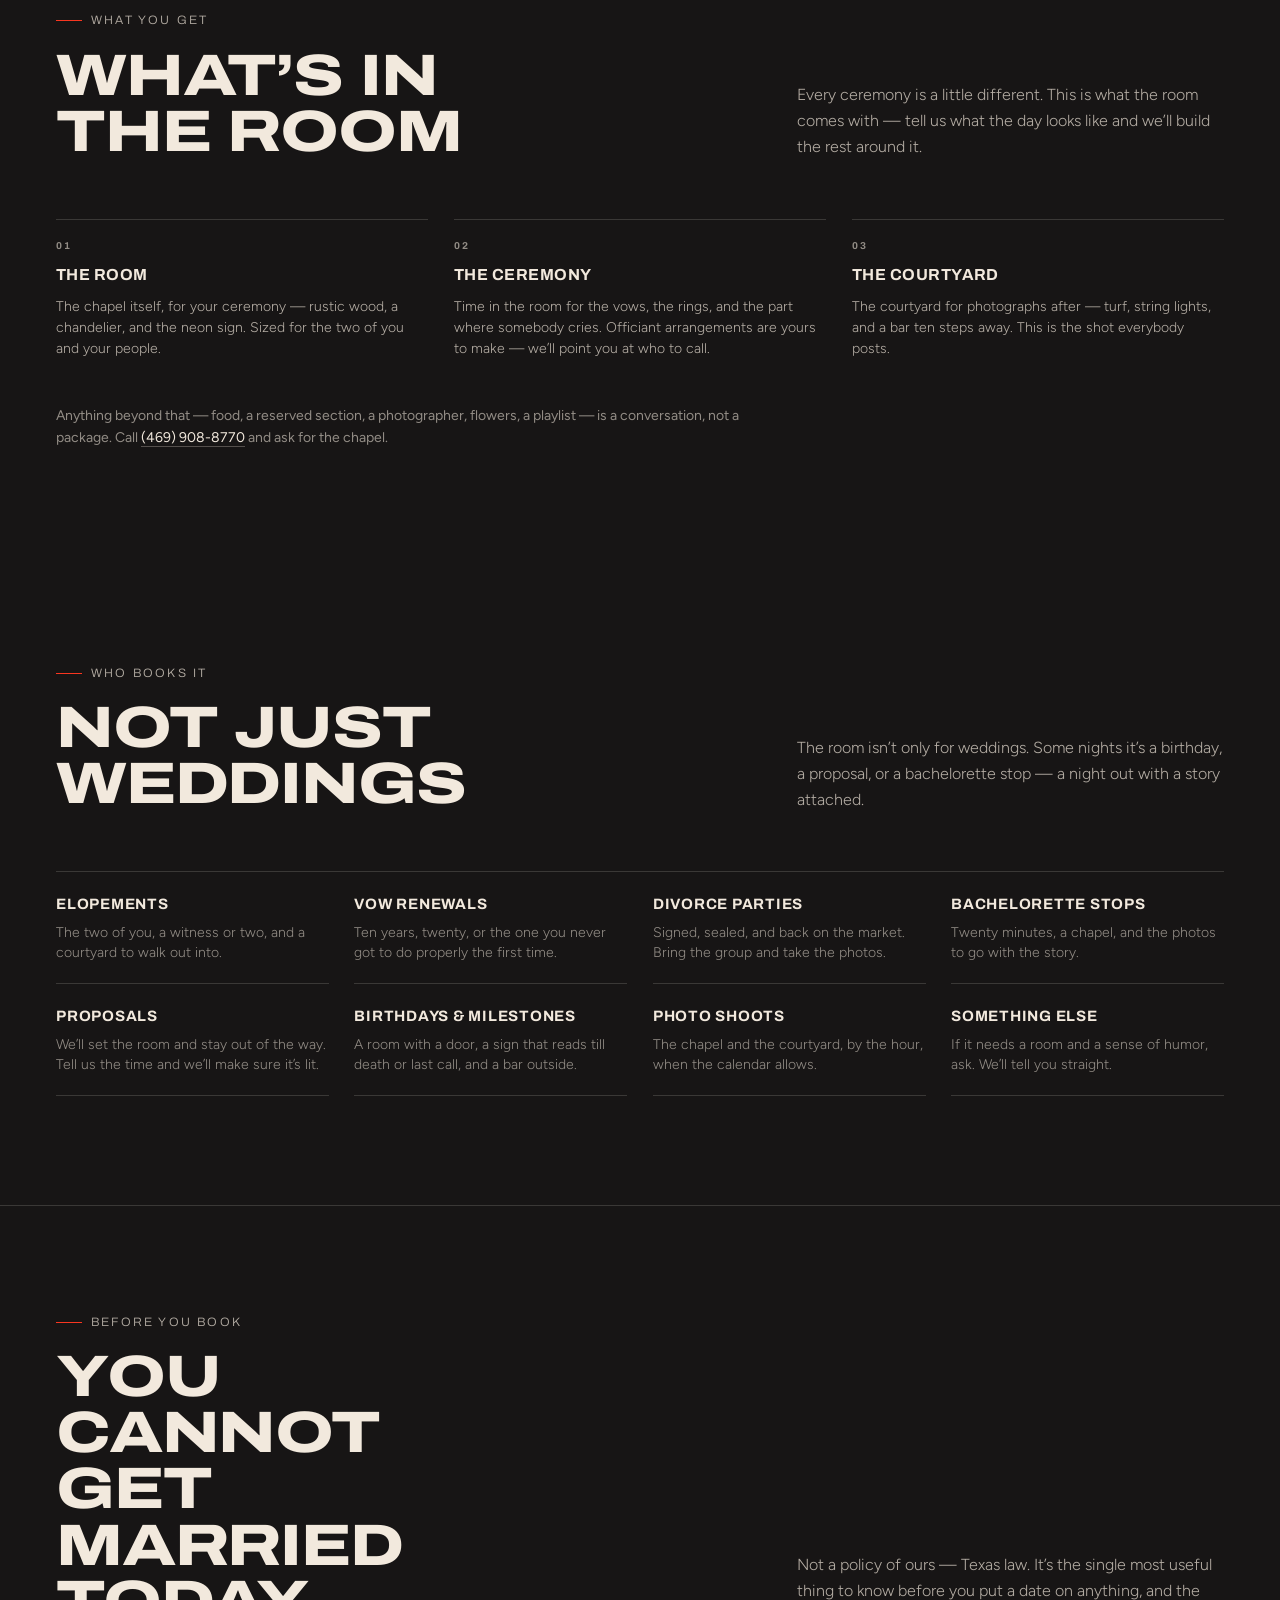
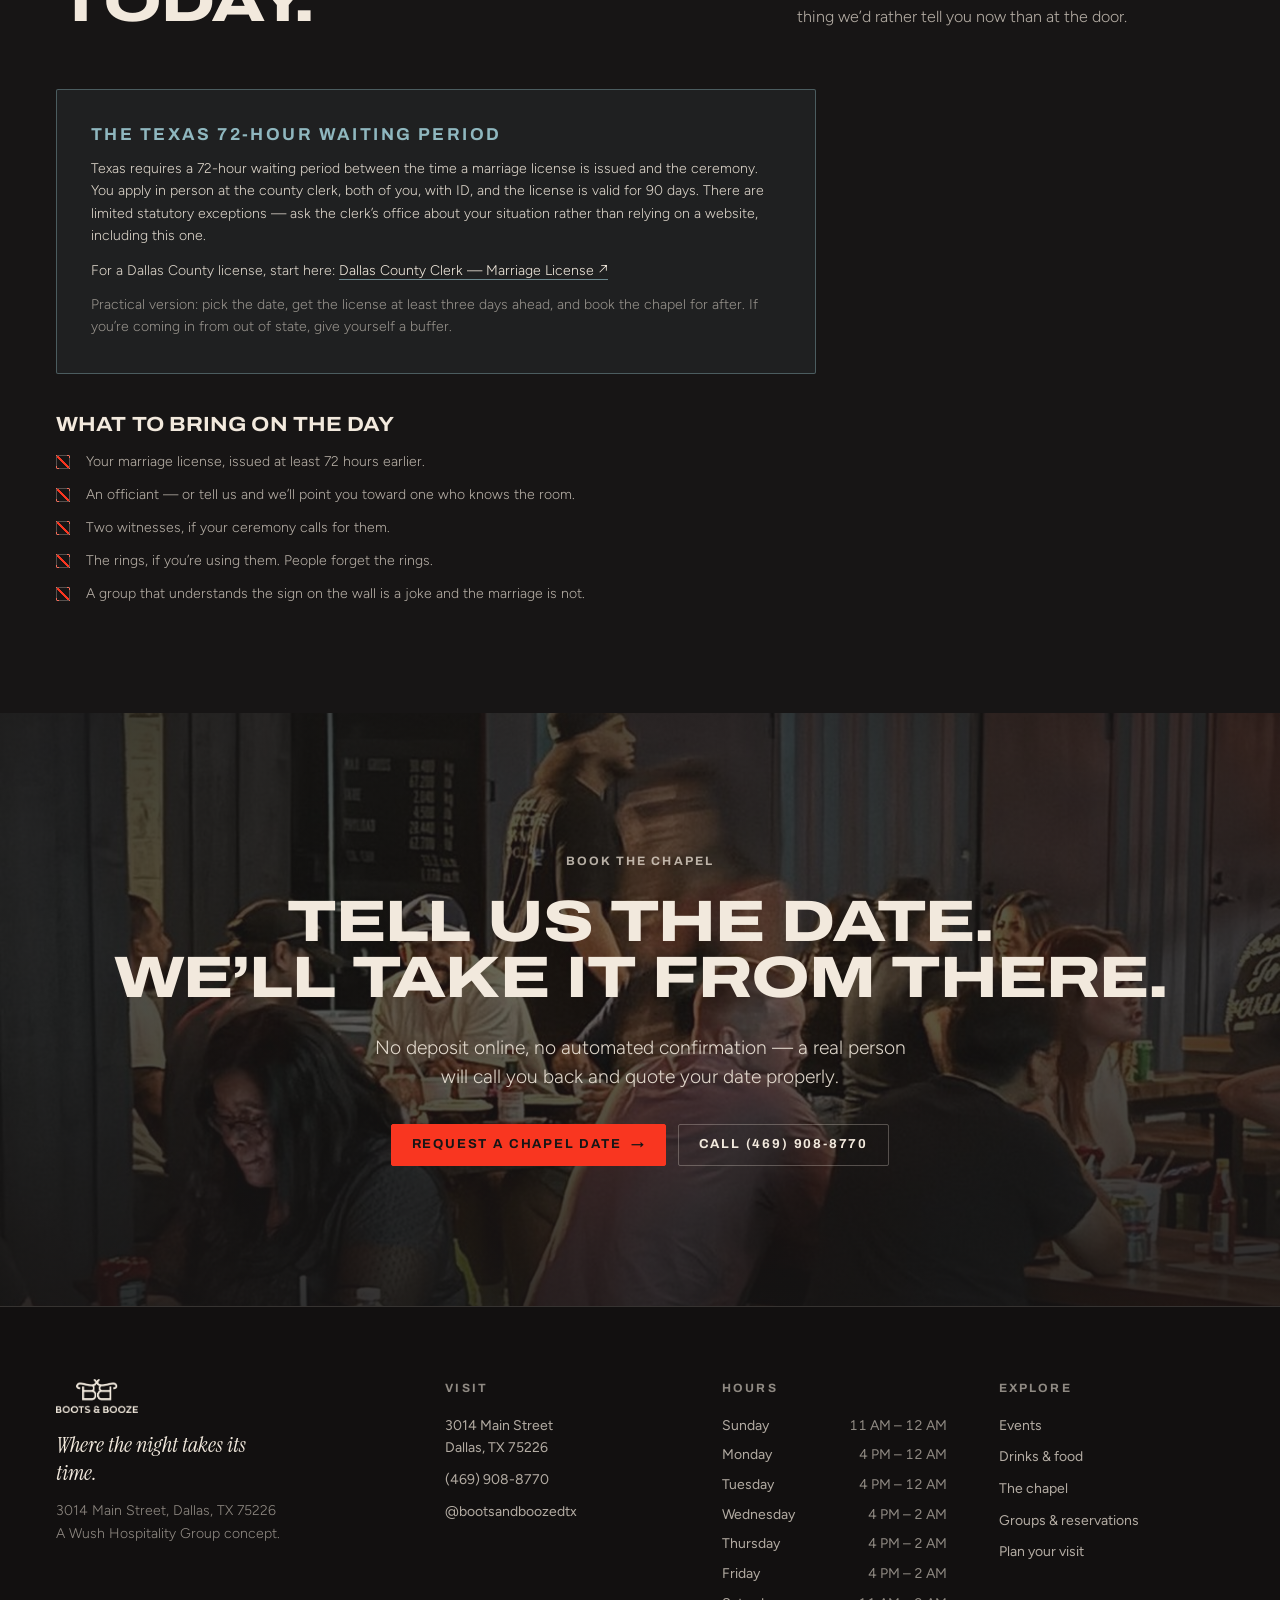
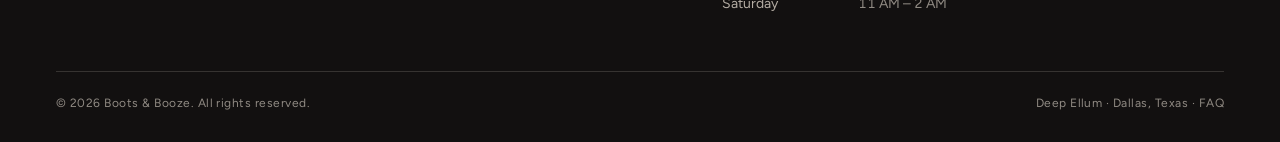
<file: chapel.html>
<!DOCTYPE html>
<html lang="en">
<head>
<script>document.documentElement.classList.add("js");</script>
<meta charset="utf-8">
<meta name="viewport" content="width=device-width, initial-scale=1">
<title>The Chapel — Boots &amp; Booze, Deep Ellum Dallas</title>
<meta name="description" content="The Shotgun Wedding Chapel at Boots &amp; Booze in Deep Ellum. Intimate ceremonies, elopements, vow renewals and divorce parties, priced by the date. Texas 72-hour license rule explained.">
<meta name="theme-color" content="#171515">
<link rel="canonical" href="https://bootsandboozetx.com/chapel.html">
<meta property="og:type" content="website">
<meta property="og:site_name" content="Boots &amp; Booze">
<meta property="og:title" content="The Chapel — Boots &amp; Booze, Deep Ellum Dallas">
<meta property="og:description" content="The Shotgun Wedding Chapel at Boots &amp; Booze in Deep Ellum. Intimate ceremonies, elopements, vow renewals and divorce parties, priced by the date. Texas 72-hour license rule explained.">
<meta property="og:image" content="img/og.jpg">
<meta property="og:locale" content="en_US">
<meta name="twitter:card" content="summary_large_image">
<meta name="twitter:title" content="The Chapel — Boots &amp; Booze, Deep Ellum Dallas">
<meta name="twitter:description" content="The Shotgun Wedding Chapel at Boots &amp; Booze in Deep Ellum. Intimate ceremonies, elopements, vow renewals and divorce parties, priced by the date. Texas 72-hour license rule explained.">
<meta name="twitter:image" content="img/og.jpg">
<link rel="icon" href="img/favicon-32.png" sizes="32x32" type="image/png">
<link rel="icon" href="img/icon-192.png" sizes="192x192" type="image/png">
<link rel="apple-touch-icon" href="img/apple-touch-icon.png">
<link rel="preconnect" href="https://fonts.googleapis.com">
<link rel="preconnect" href="https://fonts.gstatic.com" crossorigin>
<link href="https://fonts.googleapis.com/css2?family=Archivo:wdth,wght@62..125,400..900&family=Figtree:wght@300..600&family=Instrument+Serif:ital@0;1&display=swap" rel="stylesheet">
<link rel="stylesheet" href="styles.css">
</head>
<body class="page-chapel">
<a class="skip" href="#main">Skip to content</a>
<!-- CLIENT SIGN-OFF: this build uses 3014 Main St. Their current site says 3010;
     press coverage and the sidewalk sign in their own photography read 3014.
     Confirm the correct street number before launch. -->
<script type="application/ld+json">
{
  "@context": "https://schema.org",
  "@type": "BarOrPub",
  "name": "Boots & Booze",
  "description": "The Shotgun Wedding Chapel \u2014 intimate ceremonies in Deep Ellum.",
  "url": "https://bootsandboozetx.com/",
  "telephone": "+14699088770",
  "image": "https://bootsandboozetx.com/img/og.jpg",
  "priceRange": "$$",
  "servesCuisine": "Southern",
  "address": {
    "@type": "PostalAddress",
    "streetAddress": "3014 Main Street",
    "addressLocality": "Dallas",
    "addressRegion": "TX",
    "postalCode": "75226",
    "addressCountry": "US"
  },
  "sameAs": [
    "https://www.instagram.com/bootsandboozedtx/"
  ],
  "openingHoursSpecification": [
    {
      "@type": "OpeningHoursSpecification",
      "dayOfWeek": [
        "Monday",
        "Tuesday"
      ],
      "opens": "16:00",
      "closes": "00:00"
    },
    {
      "@type": "OpeningHoursSpecification",
      "dayOfWeek": [
        "Wednesday",
        "Thursday",
        "Friday"
      ],
      "opens": "16:00",
      "closes": "02:00"
    },
    {
      "@type": "OpeningHoursSpecification",
      "dayOfWeek": "Saturday",
      "opens": "11:00",
      "closes": "02:00"
    },
    {
      "@type": "OpeningHoursSpecification",
      "dayOfWeek": "Sunday",
      "opens": "11:00",
      "closes": "00:00"
    }
  ]
}
</script>
<header class="hdr">
  <div class="hdr__in">
    <a class="brand" href="index.html" aria-label="Boots &amp; Booze — home">
      <img src="img/wordmark-sand.png" alt="Boots &amp; Booze" width="5989" height="516" decoding="async">
    </a>
    <nav class="nav" aria-label="Primary">
        <a href="index.html">Home</a>
        <a href="events.html">Events</a>
        <a href="menu.html">Menu</a>
        <a href="chapel.html" aria-current="page">Chapel</a>
        <a href="reservations.html">Reservations</a>
        <a href="visit.html">Visit</a>
    </nav>
    <div class="hdr__cta">
      <span class="pill" data-open-pill hidden aria-live="polite">
        <span class="pill__dot" aria-hidden="true"></span>
        <span class="pill__txt pill__txt--long">Checking hours</span>
        <span class="pill__txt pill__txt--short">—</span>
      </span>
      <a class="btn btn--red btn--sm" href="reservations.html#chapel">Book the chapel</a>
      <button class="burger" type="button" aria-label="Open menu" aria-expanded="false" aria-controls="mobile-nav">
        <span aria-hidden="true"></span>
      </button>
    </div>
  </div>
</header>

<div class="mnav" id="mobile-nav" aria-hidden="true">
  <nav aria-label="Mobile">
      <a class="mnav__link" href="index.html">Home</a>
      <a class="mnav__link" href="events.html">Events</a>
      <a class="mnav__link" href="menu.html">Menu</a>
      <a class="mnav__link" href="chapel.html">Chapel</a>
      <a class="mnav__link" href="reservations.html">Reservations</a>
      <a class="mnav__link" href="visit.html">Visit</a>
  </nav>
  <div class="mnav__foot">
    <a class="btn btn--red" href="visit.html">Plan your visit</a>
    <p class="small">3014 Main Street · Dallas, TX 75226<br><a href="tel:+14699088770">(469) 908-8770</a></p>
  </div>
</div>

<main id="main">
<section class="phero">
  <div class="phero__bg">
    <img src="img/sign-band.jpg" alt="The Boots &amp; Booze sidewalk sign at night, glowing under the string lights of the courtyard entrance." width="1600" height="900" fetchpriority="high" decoding="async">
  </div>
  <div class="wrap">
    <p class="eyebrow">The Shotgun Wedding Chapel</p>
    <h1 class="display">Till death.<br>Or last call.</h1>
    <p class="phero__sub">There is a working chapel in the back of the courtyard. It has a sign that tells you exactly how seriously to take it, and a real room behind the sign.</p>
  </div>
</section>

<!-- ===================== WHAT IT IS ===================== -->
<section class="sec">
  <div class="wrap split">
    <div class="split__body" data-reveal>
      <p class="eyebrow">The room</p>
      <h2 class="h2">A real chapel.<br>In a bar courtyard.</h2>
      <p>It’s not a photo backdrop and it isn’t a gag. The Shotgun Wedding Chapel is a working room: rustic wood, a chandelier overhead, and a neon promise on the wall you’ll recognize from the sign out front. Built for ceremonies, lit for photographs, with the courtyard directly outside for the part everybody actually wants — the pictures with a drink in hand.</p>
      <p>Intimate is the point. This is a room for the two of you and the twelve people who matter, not a ballroom for two hundred. That’s why it works for the wedding you’re not sure you want to plan, and for the party you absolutely do.</p>
      <div class="note-box">
        <strong>Priced by the date</strong>
        <span>Every ceremony is quoted to the day, the time, and what you add. Tell us what you’re thinking and we’ll price it straight — no automated quote, no deposit online.</span>
      </div>
    </div>
    <figure class="split__media" data-reveal>
      <img src="img/card-chapel.jpg" alt="The Boots &amp; Booze entrance sign on the sidewalk, the courtyard glowing behind it." width="800" height="1067" loading="lazy" decoding="async">
      <figcaption>3014 Main St · Deep Ellum</figcaption>
    </figure>
  </div>
</section>

<!-- ===================== WHAT'S INCLUDED ===================== -->
<section class="sec sec--edge">
  <div class="wrap">
    <div class="split-head">
      <div class="sec-head" data-reveal>
        <p class="eyebrow">What you get</p>
        <h2 class="h2">What’s in the room</h2>
      </div>
      <p data-reveal>Every ceremony is a little different. This is what the room comes with — tell us what the day looks like and we’ll build the rest around it.</p>
    </div>

    <div class="inc">
      <div class="inc__item" data-reveal>
        <span class="inc__num">01</span>
        <h3 class="inc__t">The room</h3>
        <p class="inc__d">The chapel itself, for your ceremony — rustic wood, a chandelier, and the neon sign. Sized for the two of you and your people.</p>
      </div>
      <div class="inc__item" data-reveal style="--d:80ms">
        <span class="inc__num">02</span>
        <h3 class="inc__t">The ceremony</h3>
        <p class="inc__d">Time in the room for the vows, the rings, and the part where somebody cries. Officiant arrangements are yours to make — we’ll point you at who to call.</p>
      </div>
      <div class="inc__item" data-reveal style="--d:160ms">
        <span class="inc__num">03</span>
        <h3 class="inc__t">The courtyard</h3>
        <p class="inc__d">The courtyard for photographs after — turf, string lights, and a bar ten steps away. This is the shot everybody posts.</p>
      </div>
    </div>

    <div style="margin-top:clamp(30px,4vw,46px);max-width:70ch">
      <p class="small muted">Anything beyond that — food, a reserved section, a photographer, flowers, a playlist — is a conversation, not a package. Call <a href="tel:+14699088770" style="color:var(--sand);border-bottom:1px solid var(--rule-strong)">(469) 908-8770</a> and ask for the chapel.</p>
    </div>
  </div>
</section>

<!-- ===================== WHO BOOKS IT ===================== -->
<section class="sec">
  <div class="wrap">
    <div class="split-head">
      <div class="sec-head" data-reveal>
        <p class="eyebrow">Who books it</p>
        <h2 class="h2">Not just weddings</h2>
      </div>
      <p data-reveal>The room isn’t only for weddings. Some nights it’s a birthday, a proposal, or a bachelorette stop — a night out with a story attached.</p>
    </div>

    <div class="occasions">
      <div class="occ" data-reveal>
        <h3 class="occ__t">Elopements</h3>
        <p class="occ__d">The two of you, a witness or two, and a courtyard to walk out into.</p>
      </div>
      <div class="occ" data-reveal>
        <h3 class="occ__t">Vow renewals</h3>
        <p class="occ__d">Ten years, twenty, or the one you never got to do properly the first time.</p>
      </div>
      <div class="occ" data-reveal>
        <h3 class="occ__t">Divorce parties</h3>
        <p class="occ__d">Signed, sealed, and back on the market. Bring the group and take the photos.</p>
      </div>
      <div class="occ" data-reveal>
        <h3 class="occ__t">Bachelorette stops</h3>
        <p class="occ__d">Twenty minutes, a chapel, and the photos to go with the story.</p>
      </div>
      <div class="occ" data-reveal>
        <h3 class="occ__t">Proposals</h3>
        <p class="occ__d">We’ll set the room and stay out of the way. Tell us the time and we’ll make sure it’s lit.</p>
      </div>
      <div class="occ" data-reveal>
        <h3 class="occ__t">Birthdays &amp; milestones</h3>
        <p class="occ__d">A room with a door, a sign that reads till death or last call, and a bar outside.</p>
      </div>
      <div class="occ" data-reveal>
        <h3 class="occ__t">Photo shoots</h3>
        <p class="occ__d">The chapel and the courtyard, by the hour, when the calendar allows.</p>
      </div>
      <div class="occ" data-reveal>
        <h3 class="occ__t">Something else</h3>
        <p class="occ__d">If it needs a room and a sense of humor, ask. We’ll tell you straight.</p>
      </div>
    </div>
  </div>
</section>

<!-- ===================== THE 72-HOUR RULE ===================== -->
<section class="sec sec--edge" id="license">
  <div class="wrap">
    <div class="split-head">
      <div class="sec-head" data-reveal>
        <p class="eyebrow">Before you book</p>
        <h2 class="h2">You cannot<br>get married today.</h2>
      </div>
      <p data-reveal>Not a policy of ours — Texas law. It’s the single most useful thing to know before you put a date on anything, and the thing we’d rather tell you now than at the door.</p>
    </div>

    <div class="law" data-reveal>
      <h3 class="h4">The Texas 72-hour waiting period</h3>
      <p>Texas requires a 72-hour waiting period between the time a marriage license is issued and the ceremony. You apply in person at the county clerk, both of you, with ID, and the license is valid for 90 days. There are limited statutory exceptions — ask the clerk’s office about your situation rather than relying on a website, including this one.</p>
      <p>For a Dallas County license, start here: <a href="https://www.dallascounty.org/government/county-clerk/vital-records/marriage-license.php" target="_blank" rel="noopener">Dallas County Clerk — Marriage License ↗</a></p>
      <p class="small" style="color:var(--sand-56)">Practical version: pick the date, get the license at least three days ahead, and book the chapel for after. If you’re coming in from out of state, give yourself a buffer.</p>
    </div>

    <div style="margin-top:clamp(28px,3.6vw,40px);max-width:76ch" data-reveal>
      <h3 class="h3" style="font-size:clamp(1.1rem,1.6vw,1.35rem);margin-bottom:16px">What to bring on the day</h3>
      <ul class="checklist">
        <li>Your marriage license, issued at least 72 hours earlier.</li>
        <li>An officiant — or tell us and we’ll point you toward one who knows the room.</li>
        <li>Two witnesses, if your ceremony calls for them.</li>
        <li>The rings, if you’re using them. People forget the rings.</li>
        <li>A group that understands the sign on the wall is a joke and the marriage is not.</li>
      </ul>
    </div>
  </div>
</section>

<!-- ===================== BOOK ===================== -->
<section class="band">
  <div class="band__bg">
    <img src="img/court-band.jpg" alt="The courtyard glowing at night with a crowd at the picnic tables." width="1600" height="900" loading="lazy" decoding="async">
  </div>
  <div class="wrap band__in" data-reveal>
    <p class="eyebrow eyebrow--plain" style="justify-content:center">Book the chapel</p>
    <h2 class="h2">Tell us the date.<br>We’ll take it from there.</h2>
    <p class="lede" style="max-width:46ch">No deposit online, no automated confirmation — a real person will call you back and quote your date properly.</p>
    <div class="band__cta">
      <a class="btn btn--red" href="reservations.html#chapel">Request a chapel date <span class="arw" aria-hidden="true">→</span></a>
      <a class="btn btn--ghost" href="tel:+14699088770">Call (469) 908-8770</a>
    </div>
  </div>
</section>
</main>

<footer class="ftr">
  <div class="wrap">
    <div class="ftr__grid">
      <div class="ftr__brand">
        <img src="img/logo-sand.png" alt="Boots &amp; Booze" width="3120" height="1300" loading="lazy" decoding="async">
        <p class="ftr__tag">Where the night takes its time.</p>
        <p>3014 Main Street, Dallas, TX 75226<br>A Wush Hospitality Group concept.</p>
      </div>
      <div>
        <h3>Visit</h3>
        <div class="ftr__list">
          <a href="https://maps.google.com/?q=3014+Main+St+Dallas+TX+75226" target="_blank" rel="noopener">3014 Main Street<br>Dallas, TX 75226</a>
          <a href="tel:+14699088770">(469) 908-8770</a>
          <a href="https://www.instagram.com/bootsandboozedtx/" target="_blank" rel="noopener">@bootsandboozedtx</a>
        </div>
      </div>
      <div>
        <h3>Hours</h3>
        <div class="ftr__hours">
        <div data-hours-day="0"><span>Sunday</span><b>11 AM – 12 AM</b></div>
        <div data-hours-day="1"><span>Monday</span><b>4 PM – 12 AM</b></div>
        <div data-hours-day="2"><span>Tuesday</span><b>4 PM – 12 AM</b></div>
        <div data-hours-day="3"><span>Wednesday</span><b>4 PM – 2 AM</b></div>
        <div data-hours-day="4"><span>Thursday</span><b>4 PM – 2 AM</b></div>
        <div data-hours-day="5"><span>Friday</span><b>4 PM – 2 AM</b></div>
        <div data-hours-day="6"><span>Saturday</span><b>11 AM – 2 AM</b></div>
        </div>
      </div>
      <div>
        <h3>Explore</h3>
        <div class="ftr__list">
          <a href="events.html">Events</a>
          <a href="menu.html">Drinks &amp; food</a>
          <a href="chapel.html">The chapel</a>
          <a href="reservations.html">Groups &amp; reservations</a>
          <a href="visit.html">Plan your visit</a>
        </div>
      </div>
    </div>
    <div class="ftr__bot">
      <span>© <span data-year>2026</span> Boots & Booze. All rights reserved.</span>
      <span>Deep Ellum · Dallas, Texas · <a href="visit.html#faq">FAQ</a></span>
    </div>
  </div>
</footer>

<script src="main.js" defer></script>
</body>
</html>
</file>
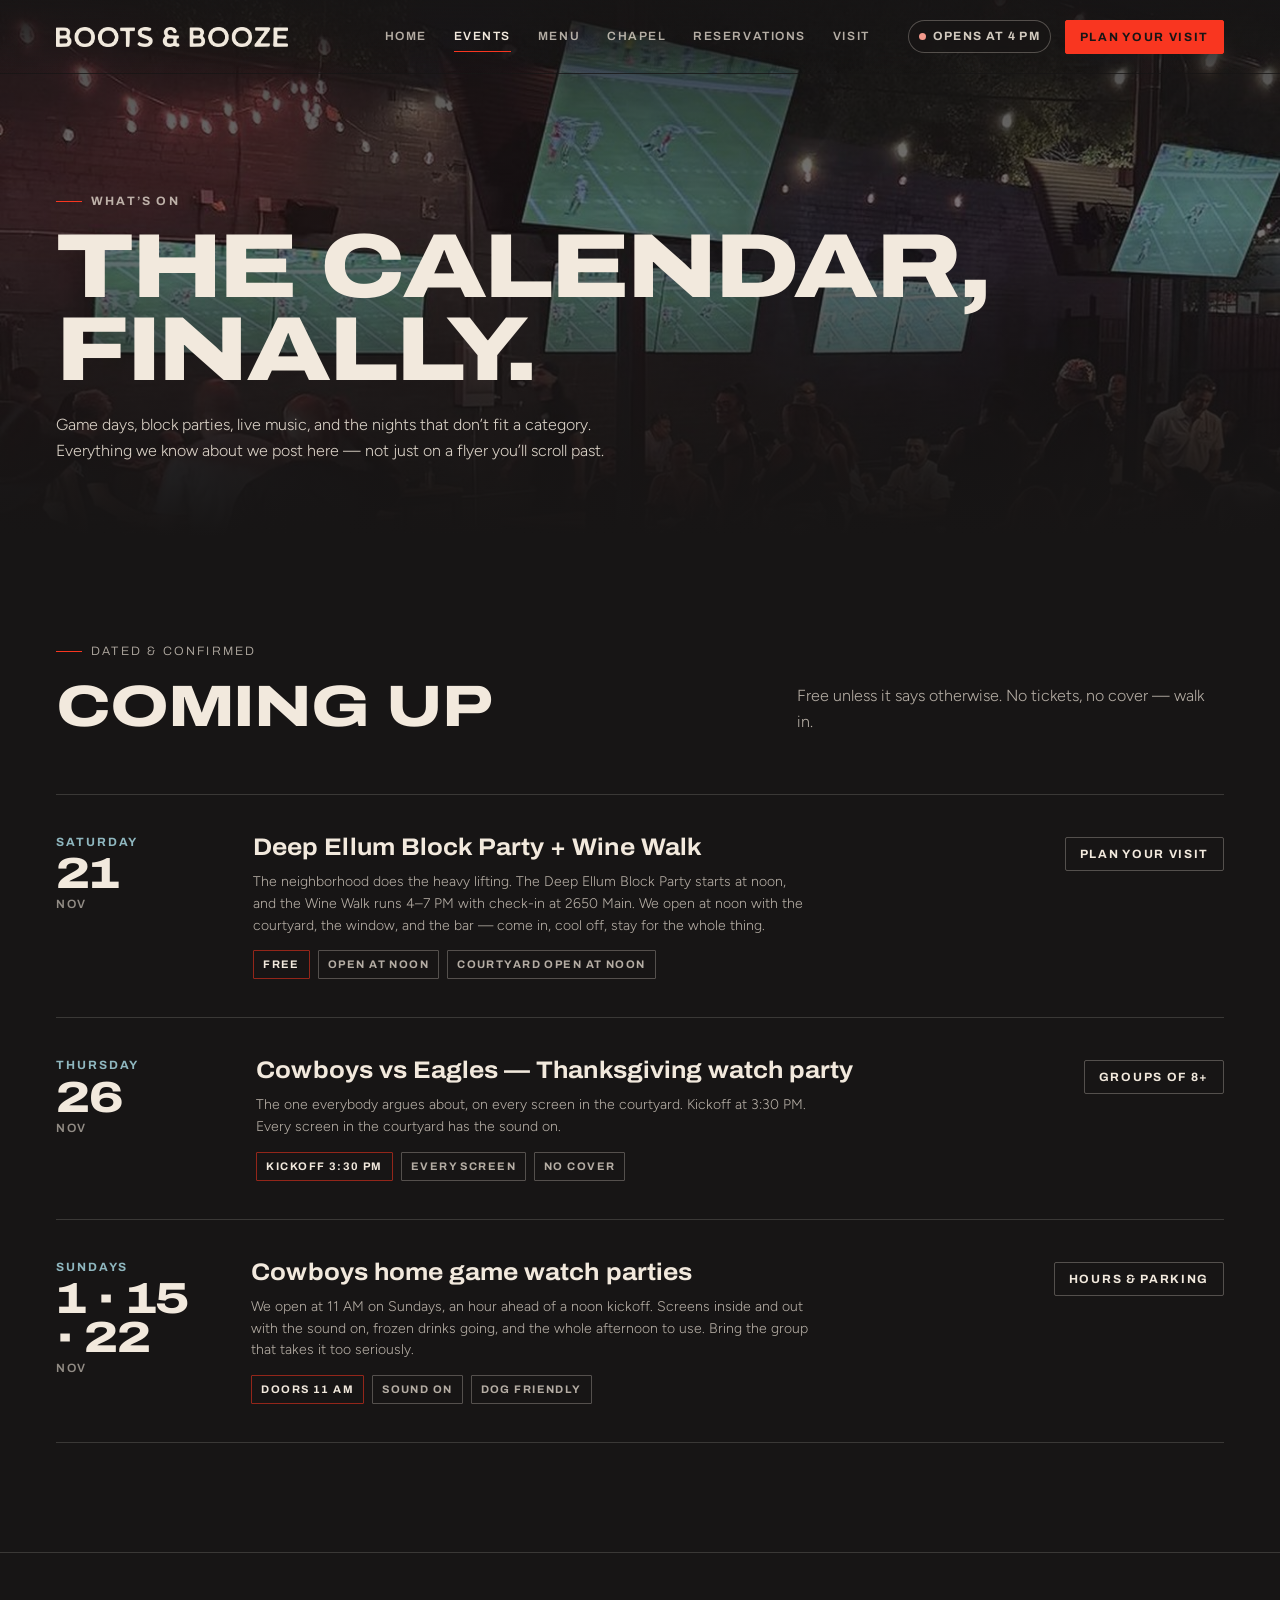
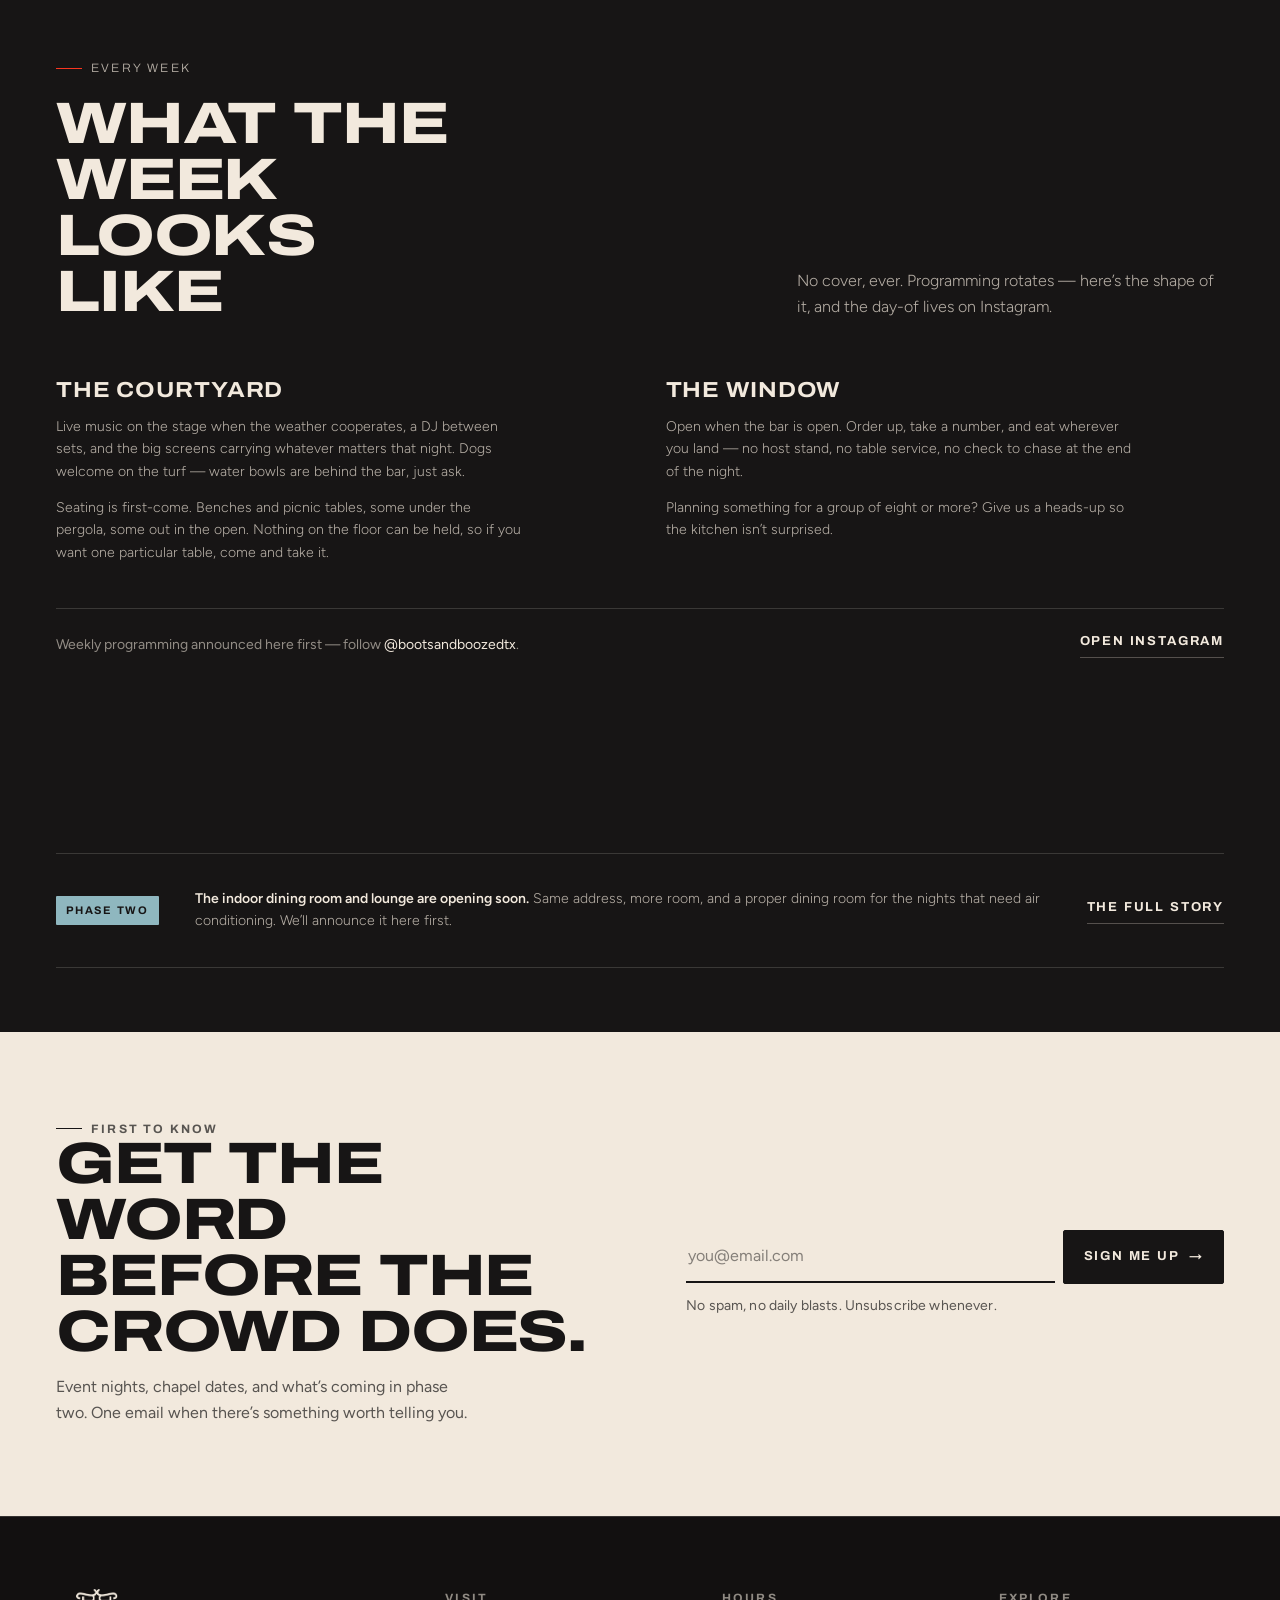
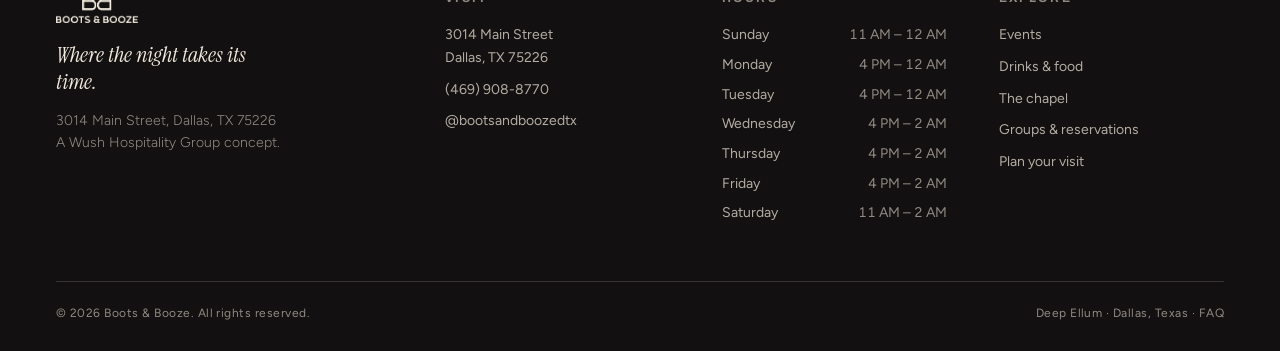
<file: events.html>
<!DOCTYPE html>
<html lang="en">
<head>
<script>document.documentElement.classList.add("js");</script>
<meta charset="utf-8">
<meta name="viewport" content="width=device-width, initial-scale=1">
<title>Events — Boots &amp; Booze, Deep Ellum Dallas</title>
<meta name="description" content="Game days, block parties and live music at Boots &amp; Booze in Deep Ellum. Cowboys watch parties, the Nov 21 Deep Ellum Block Party and Wine Walk, and more.">
<meta name="theme-color" content="#171515">
<link rel="canonical" href="https://bootsandboozetx.com/events.html">
<meta property="og:type" content="website">
<meta property="og:site_name" content="Boots &amp; Booze">
<meta property="og:title" content="Events — Boots &amp; Booze, Deep Ellum Dallas">
<meta property="og:description" content="Game days, block parties and live music at Boots &amp; Booze in Deep Ellum. Cowboys watch parties, the Nov 21 Deep Ellum Block Party and Wine Walk, and more.">
<meta property="og:image" content="img/og.jpg">
<meta property="og:locale" content="en_US">
<meta name="twitter:card" content="summary_large_image">
<meta name="twitter:title" content="Events — Boots &amp; Booze, Deep Ellum Dallas">
<meta name="twitter:description" content="Game days, block parties and live music at Boots &amp; Booze in Deep Ellum. Cowboys watch parties, the Nov 21 Deep Ellum Block Party and Wine Walk, and more.">
<meta name="twitter:image" content="img/og.jpg">
<link rel="icon" href="img/favicon-32.png" sizes="32x32" type="image/png">
<link rel="icon" href="img/icon-192.png" sizes="192x192" type="image/png">
<link rel="apple-touch-icon" href="img/apple-touch-icon.png">
<link rel="preconnect" href="https://fonts.googleapis.com">
<link rel="preconnect" href="https://fonts.gstatic.com" crossorigin>
<link href="https://fonts.googleapis.com/css2?family=Archivo:wdth,wght@62..125,400..900&family=Figtree:wght@300..600&family=Instrument+Serif:ital@0;1&display=swap" rel="stylesheet">
<link rel="stylesheet" href="styles.css">
</head>
<body class="page-events">
<a class="skip" href="#main">Skip to content</a>
<!-- CLIENT SIGN-OFF: this build uses 3014 Main St. Their current site says 3010;
     press coverage and the sidewalk sign in their own photography read 3014.
     Confirm the correct street number before launch. -->
<script type="application/ld+json">
{
  "@context": "https://schema.org",
  "@type": "BarOrPub",
  "name": "Boots & Booze",
  "description": "Event calendar for Boots & Booze in Deep Ellum, Dallas.",
  "url": "https://bootsandboozetx.com/",
  "telephone": "+14699088770",
  "image": "https://bootsandboozetx.com/img/og.jpg",
  "priceRange": "$$",
  "servesCuisine": "Southern",
  "address": {
    "@type": "PostalAddress",
    "streetAddress": "3014 Main Street",
    "addressLocality": "Dallas",
    "addressRegion": "TX",
    "postalCode": "75226",
    "addressCountry": "US"
  },
  "sameAs": [
    "https://www.instagram.com/bootsandboozedtx/"
  ],
  "openingHoursSpecification": [
    {
      "@type": "OpeningHoursSpecification",
      "dayOfWeek": [
        "Monday",
        "Tuesday"
      ],
      "opens": "16:00",
      "closes": "00:00"
    },
    {
      "@type": "OpeningHoursSpecification",
      "dayOfWeek": [
        "Wednesday",
        "Thursday",
        "Friday"
      ],
      "opens": "16:00",
      "closes": "02:00"
    },
    {
      "@type": "OpeningHoursSpecification",
      "dayOfWeek": "Saturday",
      "opens": "11:00",
      "closes": "02:00"
    },
    {
      "@type": "OpeningHoursSpecification",
      "dayOfWeek": "Sunday",
      "opens": "11:00",
      "closes": "00:00"
    }
  ]
}
</script>
<header class="hdr">
  <div class="hdr__in">
    <a class="brand" href="index.html" aria-label="Boots &amp; Booze — home">
      <img src="img/wordmark-sand.png" alt="Boots &amp; Booze" width="5989" height="516" decoding="async">
    </a>
    <nav class="nav" aria-label="Primary">
        <a href="index.html">Home</a>
        <a href="events.html" aria-current="page">Events</a>
        <a href="menu.html">Menu</a>
        <a href="chapel.html">Chapel</a>
        <a href="reservations.html">Reservations</a>
        <a href="visit.html">Visit</a>
    </nav>
    <div class="hdr__cta">
      <span class="pill" data-open-pill hidden aria-live="polite">
        <span class="pill__dot" aria-hidden="true"></span>
        <span class="pill__txt pill__txt--long">Checking hours</span>
        <span class="pill__txt pill__txt--short">—</span>
      </span>
      <a class="btn btn--red btn--sm" href="visit.html">Plan your visit</a>
      <button class="burger" type="button" aria-label="Open menu" aria-expanded="false" aria-controls="mobile-nav">
        <span aria-hidden="true"></span>
      </button>
    </div>
  </div>
</header>

<div class="mnav" id="mobile-nav" aria-hidden="true">
  <nav aria-label="Mobile">
      <a class="mnav__link" href="index.html">Home</a>
      <a class="mnav__link" href="events.html">Events</a>
      <a class="mnav__link" href="menu.html">Menu</a>
      <a class="mnav__link" href="chapel.html">Chapel</a>
      <a class="mnav__link" href="reservations.html">Reservations</a>
      <a class="mnav__link" href="visit.html">Visit</a>
  </nav>
  <div class="mnav__foot">
    <a class="btn btn--red" href="visit.html">Plan your visit</a>
    <p class="small">3014 Main Street · Dallas, TX 75226<br><a href="tel:+14699088770">(469) 908-8770</a></p>
  </div>
</div>

<main id="main">
<section class="phero">
  <div class="phero__bg">
    <img src="img/court2-band.jpg" alt="The courtyard at night, screens along the back wall showing a football game." width="1600" height="900" fetchpriority="high" decoding="async">
  </div>
  <div class="wrap">
    <p class="eyebrow">What’s on</p>
    <h1 class="display">The calendar,<br>finally.</h1>
    <p class="phero__sub">Game days, block parties, live music, and the nights that don’t fit a category. Everything we know about we post here — not just on a flyer you’ll scroll past.</p>
  </div>
</section>

<section class="sec">
  <div class="wrap">
    <div class="split-head">
      <div class="sec-head" data-reveal>
        <p class="eyebrow">Dated &amp; confirmed</p>
        <h2 class="h2">Coming up</h2>
      </div>
      <p data-reveal>Free unless it says otherwise. No tickets, no cover — walk in.</p>
    </div>

    <div class="events">

      <article class="event" id="block-party" data-reveal>
        <div class="event__date">
          <span class="event__dow">Saturday</span>
          <span class="event__d">21</span>
          <span class="event__m">Nov</span>
        </div>
        <div>
          <h3 class="event__title">Deep Ellum Block Party + Wine Walk</h3>
          <p class="event__desc">The neighborhood does the heavy lifting. The Deep Ellum Block Party starts at noon, and the Wine Walk runs 4–7 PM with check-in at 2650 Main. We open at noon with the courtyard, the window, and the bar — come in, cool off, stay for the whole thing.</p>
          <div class="event__tags">
            <span class="tag tag--red">Free</span>
            <span class="tag">Open at noon</span>
            <span class="tag">Courtyard open at noon</span>
          </div>
        </div>
        <div class="event__cta">
          <a class="btn btn--ghost btn--sm" href="visit.html">Plan your visit</a>
        </div>
      </article>

      <article class="event" id="cowboys-eagles" data-reveal>
        <div class="event__date">
          <span class="event__dow">Thursday</span>
          <span class="event__d">26</span>
          <span class="event__m">Nov</span>
        </div>
        <div>
          <h3 class="event__title">Cowboys vs Eagles — Thanksgiving watch party</h3>
          <p class="event__desc">The one everybody argues about, on every screen in the courtyard. Kickoff at 3:30 PM. Every screen in the courtyard has the sound on.</p>
          <div class="event__tags">
            <span class="tag tag--red">Kickoff 3:30 PM</span>
            <span class="tag">Every screen</span>
            <span class="tag">No cover</span>
          </div>
        </div>
        <div class="event__cta">
          <a class="btn btn--ghost btn--sm" href="reservations.html">Groups of 8+</a>
        </div>
      </article>

      <article class="event" id="cowboys-sundays" data-reveal>
        <div class="event__date">
          <span class="event__dow">Sundays</span>
          <span class="event__d">1 · 15 · 22</span>
          <span class="event__m">Nov</span>
        </div>
        <div>
          <h3 class="event__title">Cowboys home game watch parties</h3>
          <p class="event__desc">We open at 11 AM on Sundays, an hour ahead of a noon kickoff. Screens inside and out with the sound on, frozen drinks going, and the whole afternoon to use. Bring the group that takes it too seriously.</p>
          <div class="event__tags">
            <span class="tag tag--red">Doors 11 AM</span>
            <span class="tag">Sound on</span>
            <span class="tag">Dog friendly</span>
          </div>
        </div>
        <div class="event__cta">
          <a class="btn btn--ghost btn--sm" href="visit.html">Hours &amp; parking</a>
        </div>
      </article>

    </div>
  </div>
</section>

<!-- ===================== WEEKLY RHYTHM ===================== -->
<section class="sec sec--edge" id="weekly">
  <div class="wrap">
    <div class="split-head">
      <div class="sec-head" data-reveal>
        <p class="eyebrow">Every week</p>
        <h2 class="h2">What the week<br>looks like</h2>
      </div>
      <p data-reveal>No cover, ever. Programming rotates — here’s the shape of it, and the day-of lives on Instagram.</p>
    </div>

    <div class="duo">
      <div class="duo__col" data-reveal>
        <h3 class="h3">The courtyard</h3>
        <p>Live music on the stage when the weather cooperates, a DJ between sets, and the big screens carrying whatever matters that night. Dogs welcome on the turf — water bowls are behind the bar, just ask.</p>
        <p>Seating is first-come. Benches and picnic tables, some under the pergola, some out in the open. Nothing on the floor can be held, so if you want one particular table, come and take it.</p>
      </div>
      <div class="duo__col" data-reveal>
        <h3 class="h3">The window</h3>
        <p>Open when the bar is open. Order up, take a number, and eat wherever you land — no host stand, no table service, no check to chase at the end of the night.</p>
        <p>Planning something for a group of eight or more? Give us a heads-up so the kitchen isn’t surprised.</p>
      </div>
    </div>

    <div class="week__foot" style="margin-top:clamp(30px,4vw,44px)">
      <p class="small muted">Weekly programming announced here first — follow <a href="https://www.instagram.com/bootsandboozedtx/" target="_blank" rel="noopener" style="color:var(--sand)">@bootsandboozedtx</a>.</p>
      <a class="link-u" href="https://www.instagram.com/bootsandboozedtx/" target="_blank" rel="noopener">Open Instagram</a>
    </div>
  </div>
</section>

<!-- ===================== PHASE ===================== -->
<section class="sec sec--tight">
  <div class="wrap">
    <div class="phase">
      <span class="phase__tag">Phase two</span>
      <p><strong>The indoor dining room and lounge are opening soon.</strong> Same address, more room, and a proper dining room for the nights that need air conditioning. We’ll announce it here first.</p>
      <a class="link-u" href="visit.html">The full story</a>
    </div>
  </div>
</section>

<!-- ===================== CAPTURE ===================== -->
<section class="sec sec--cream capture">
  <div class="wrap">
    <div class="capture__grid ">
      <div data-reveal>
        <p class="eyebrow">First to know</p>
        <h2 class="h2">Get the word before the crowd does.</h2>
        <p class="capture__sub">Event nights, chapel dates, and what’s coming in phase two. One email when there’s something worth telling you.</p>
      </div>
      <div data-reveal>
        <!-- CLIENT SIGN-OFF — FORM ENDPOINT.
             This newsletter form has no backend. data-mailto is a fallback that
             opens the visitor's mail client; it will lose most signups. Add a
             live endpoint (Formspree, Buttondown, Klaviyo) by setting
             data-endpoint on this form before launch. hello@bootsandboozetx.com
             is a placeholder address and must be replaced with a real inbox. -->
        <form class="cform" action="#" method="post"
              data-mailto="hello@bootsandboozetx.com"
              data-subject="Newsletter signup — bootsandboozetx.com"
              novalidate>
          <div class="cform__field">
            <label class="sr-only" for="nl-email">Email address</label>
            <input type="email" id="nl-email" name="email" data-label="Email" placeholder="you@email.com" required autocomplete="email">
          </div>
          <button class="btn btn--ink" type="submit">Sign me up <span class="arw" aria-hidden="true">→</span></button>
          <p class="cform__note" data-form-note hidden role="status"></p>
        </form>
        <p class="cform__note">No spam, no daily blasts. Unsubscribe whenever.</p>
      </div>
    </div>
  </div>
</section>
</main>

<footer class="ftr">
  <div class="wrap">
    <div class="ftr__grid">
      <div class="ftr__brand">
        <img src="img/logo-sand.png" alt="Boots &amp; Booze" width="3120" height="1300" loading="lazy" decoding="async">
        <p class="ftr__tag">Where the night takes its time.</p>
        <p>3014 Main Street, Dallas, TX 75226<br>A Wush Hospitality Group concept.</p>
      </div>
      <div>
        <h3>Visit</h3>
        <div class="ftr__list">
          <a href="https://maps.google.com/?q=3014+Main+St+Dallas+TX+75226" target="_blank" rel="noopener">3014 Main Street<br>Dallas, TX 75226</a>
          <a href="tel:+14699088770">(469) 908-8770</a>
          <a href="https://www.instagram.com/bootsandboozedtx/" target="_blank" rel="noopener">@bootsandboozedtx</a>
        </div>
      </div>
      <div>
        <h3>Hours</h3>
        <div class="ftr__hours">
        <div data-hours-day="0"><span>Sunday</span><b>11 AM – 12 AM</b></div>
        <div data-hours-day="1"><span>Monday</span><b>4 PM – 12 AM</b></div>
        <div data-hours-day="2"><span>Tuesday</span><b>4 PM – 12 AM</b></div>
        <div data-hours-day="3"><span>Wednesday</span><b>4 PM – 2 AM</b></div>
        <div data-hours-day="4"><span>Thursday</span><b>4 PM – 2 AM</b></div>
        <div data-hours-day="5"><span>Friday</span><b>4 PM – 2 AM</b></div>
        <div data-hours-day="6"><span>Saturday</span><b>11 AM – 2 AM</b></div>
        </div>
      </div>
      <div>
        <h3>Explore</h3>
        <div class="ftr__list">
          <a href="events.html">Events</a>
          <a href="menu.html">Drinks &amp; food</a>
          <a href="chapel.html">The chapel</a>
          <a href="reservations.html">Groups &amp; reservations</a>
          <a href="visit.html">Plan your visit</a>
        </div>
      </div>
    </div>
    <div class="ftr__bot">
      <span>© <span data-year>2026</span> Boots & Booze. All rights reserved.</span>
      <span>Deep Ellum · Dallas, Texas · <a href="visit.html#faq">FAQ</a></span>
    </div>
  </div>
</footer>

<script src="main.js" defer></script>
</body>
</html>
</file>
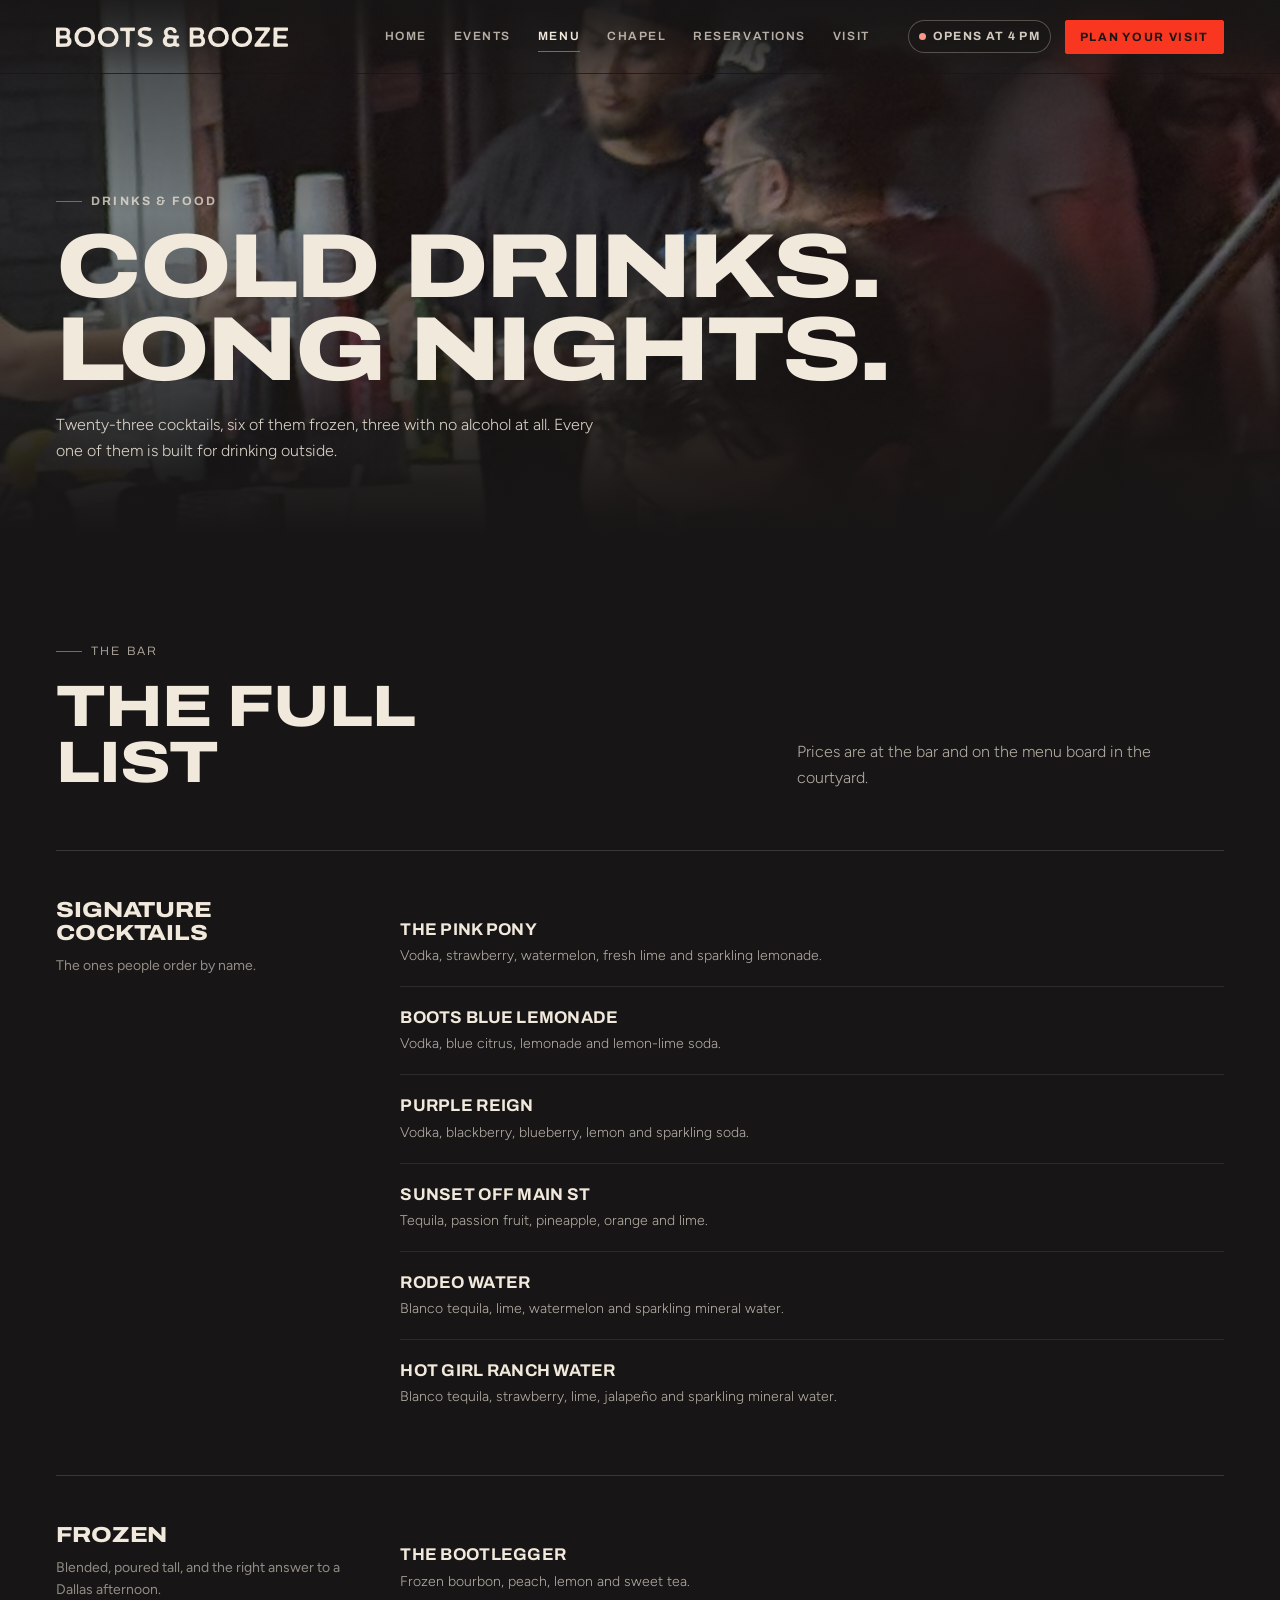
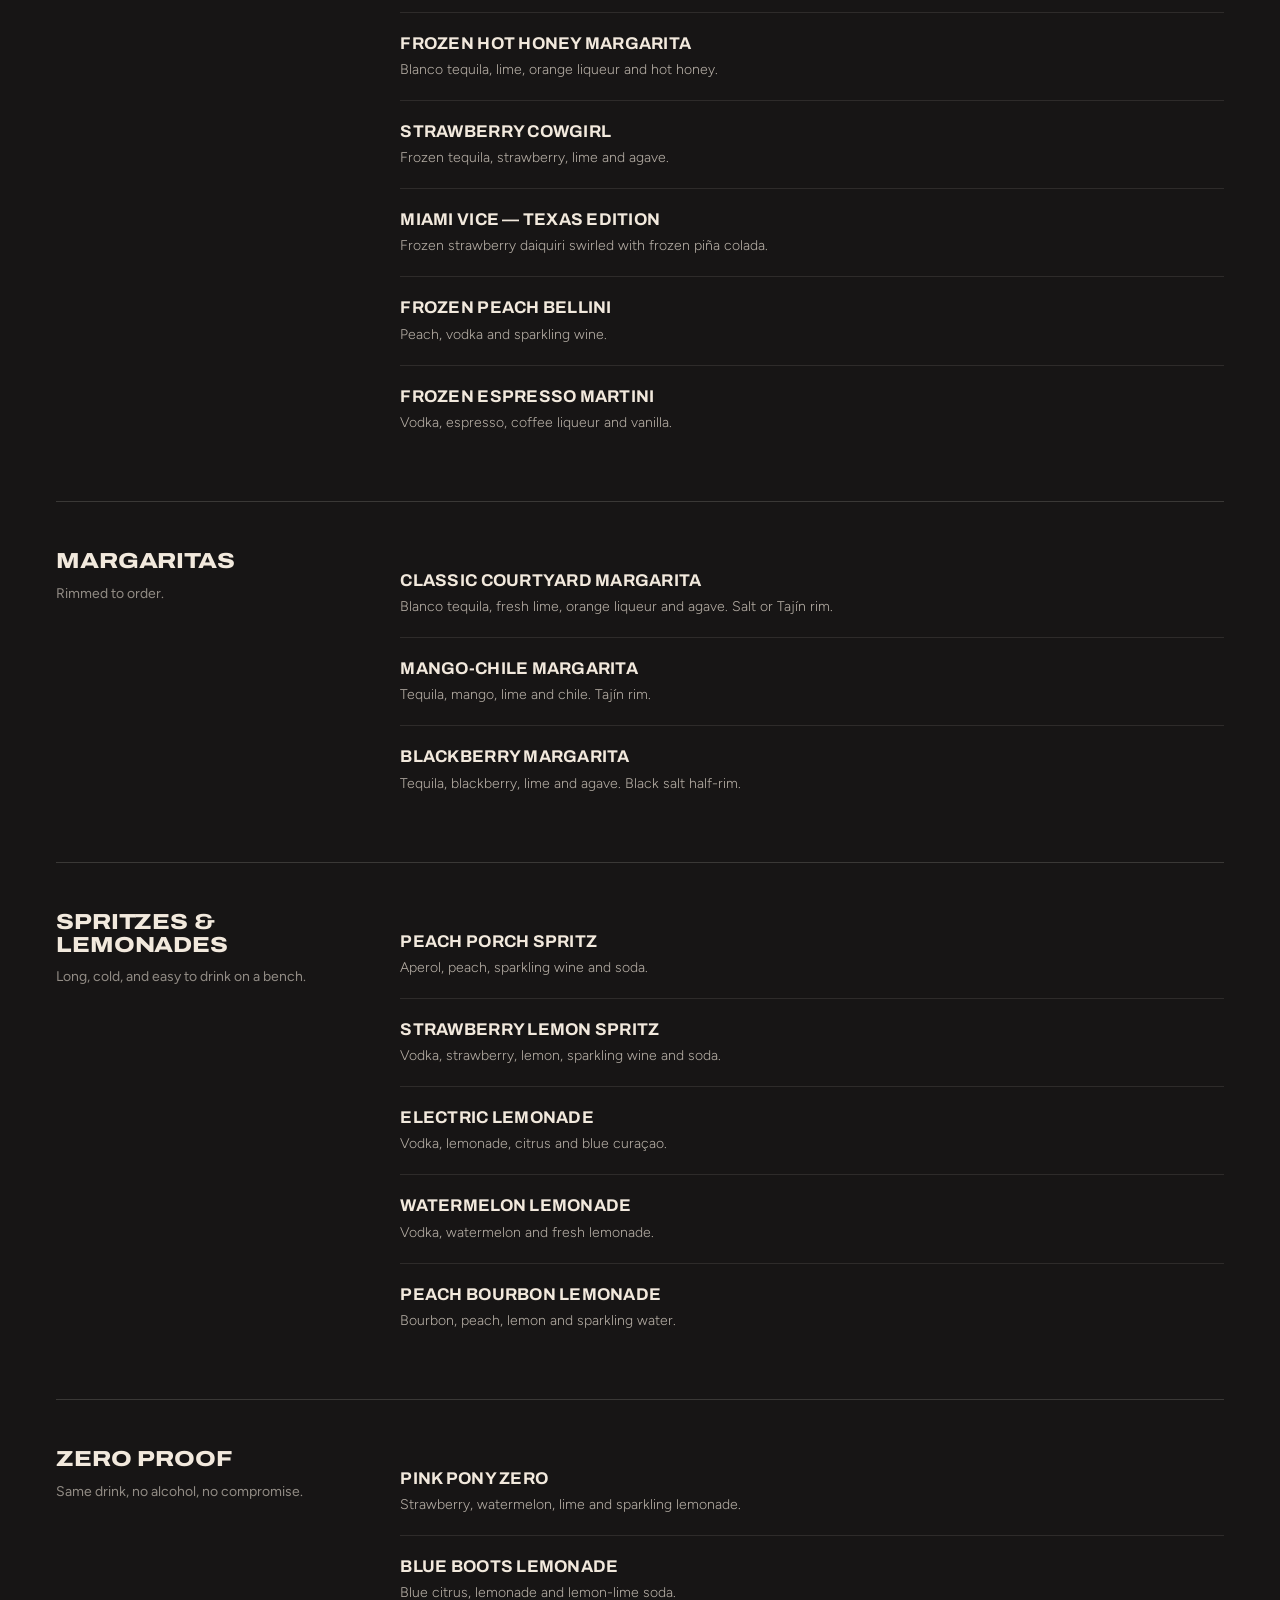
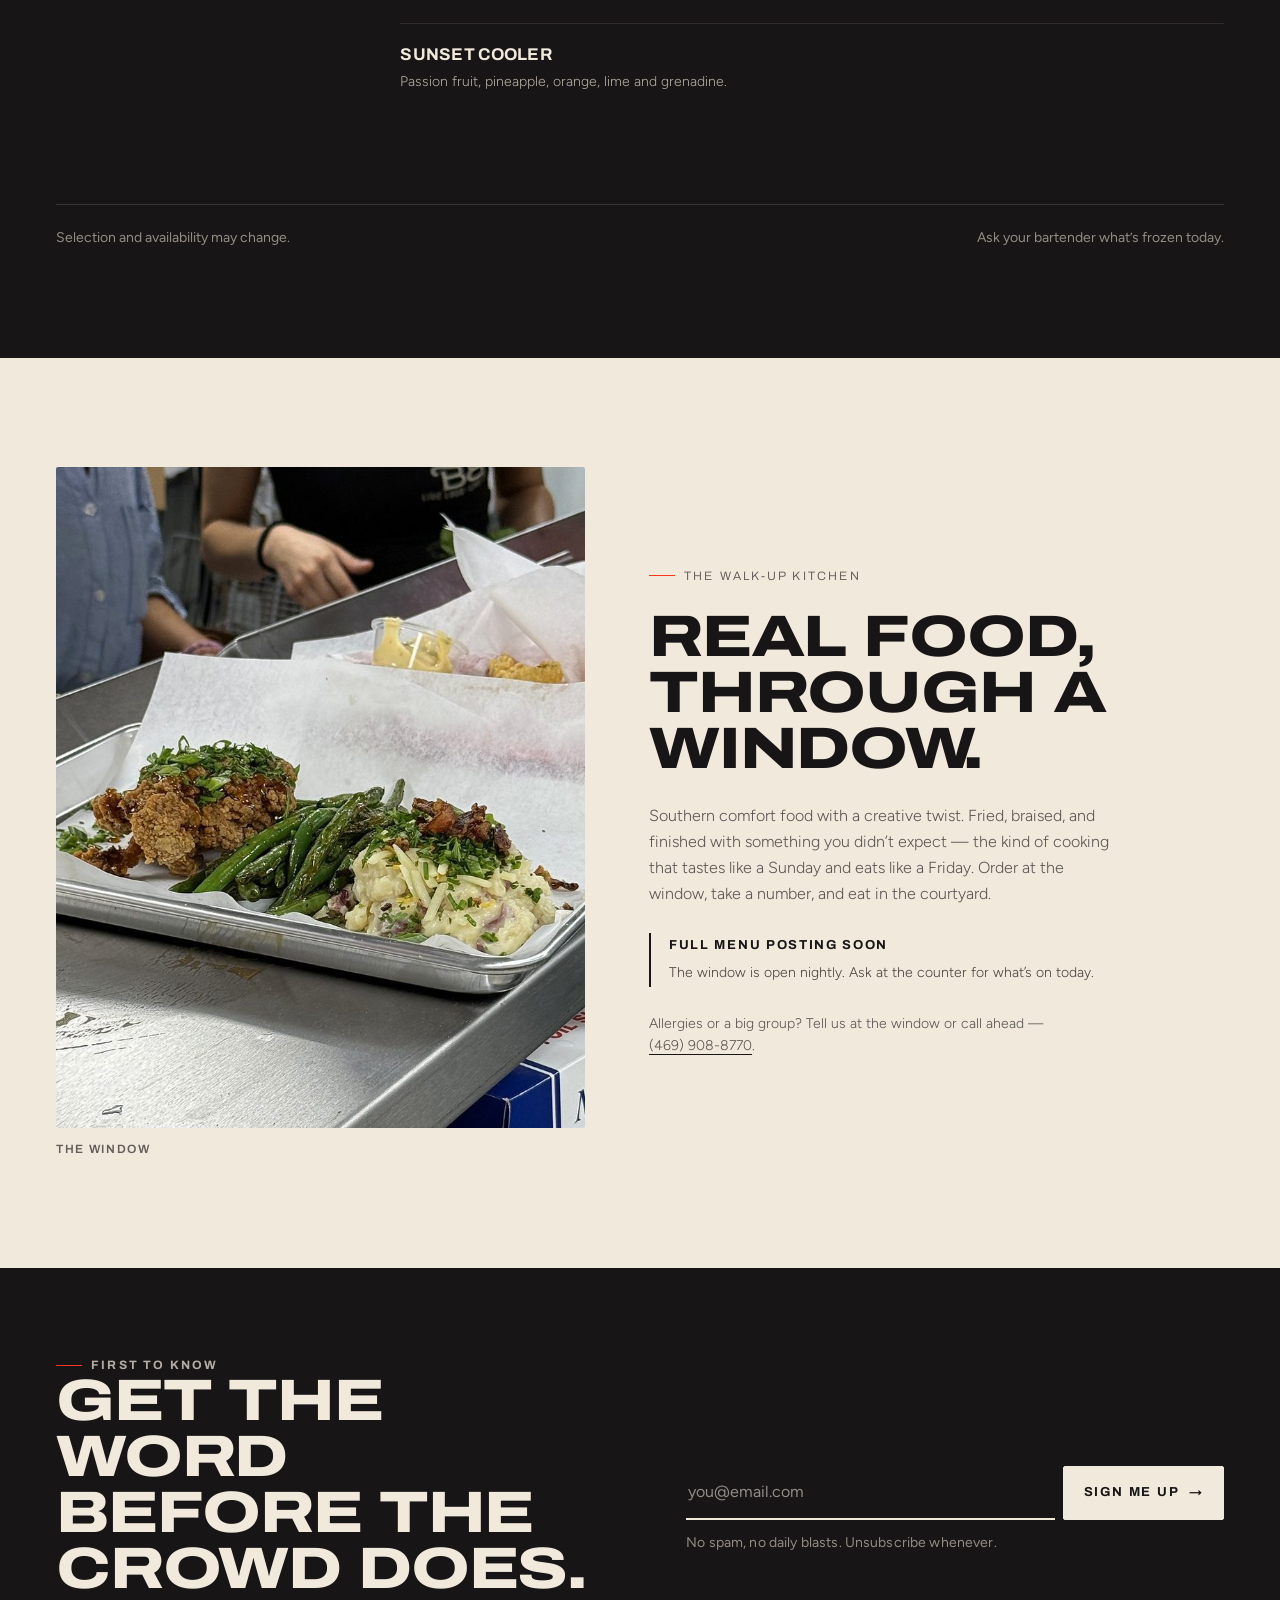
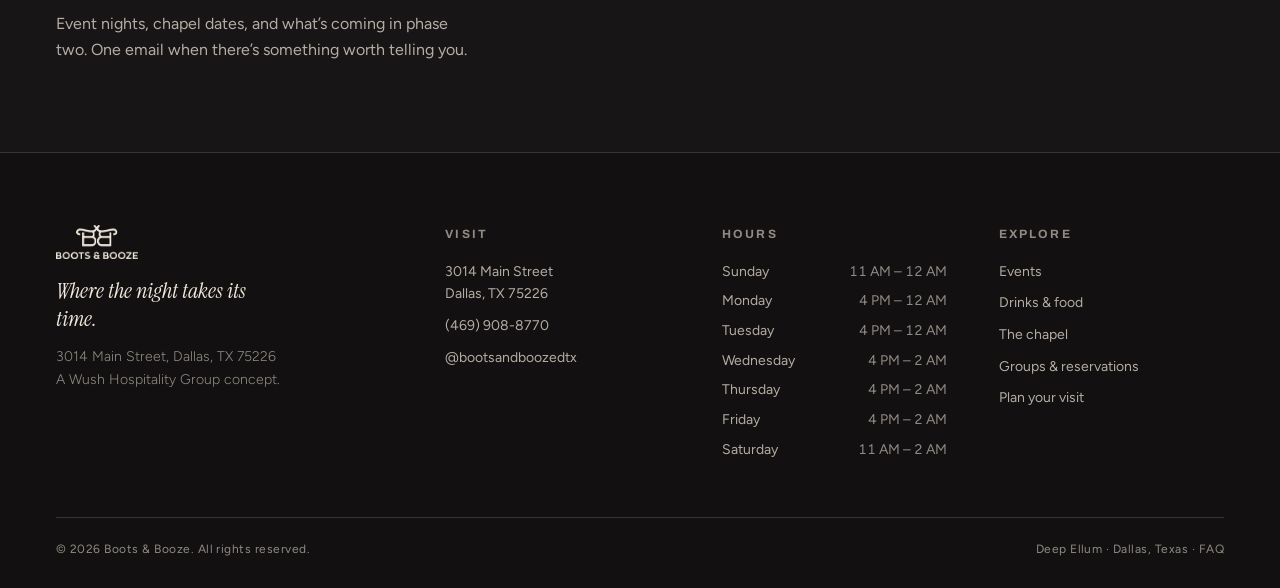
<file: menu.html>
<!DOCTYPE html>
<html lang="en">
<head>
<script>document.documentElement.classList.add("js");</script>
<meta charset="utf-8">
<meta name="viewport" content="width=device-width, initial-scale=1">
<title>Drinks &amp; Food — Boots &amp; Booze, Deep Ellum Dallas</title>
<meta name="description" content="The full cocktail list at Boots &amp; Booze in Deep Ellum: signature cocktails, frozen drinks, margaritas, spritzes and zero-proof. Plus Southern comfort food at The Window.">
<meta name="theme-color" content="#171515">
<link rel="canonical" href="https://bootsandboozetx.com/menu.html">
<meta property="og:type" content="website">
<meta property="og:site_name" content="Boots &amp; Booze">
<meta property="og:title" content="Drinks &amp; Food — Boots &amp; Booze, Deep Ellum Dallas">
<meta property="og:description" content="The full cocktail list at Boots &amp; Booze in Deep Ellum: signature cocktails, frozen drinks, margaritas, spritzes and zero-proof. Plus Southern comfort food at The Window.">
<meta property="og:image" content="img/og.jpg">
<meta property="og:locale" content="en_US">
<meta name="twitter:card" content="summary_large_image">
<meta name="twitter:title" content="Drinks &amp; Food — Boots &amp; Booze, Deep Ellum Dallas">
<meta name="twitter:description" content="The full cocktail list at Boots &amp; Booze in Deep Ellum: signature cocktails, frozen drinks, margaritas, spritzes and zero-proof. Plus Southern comfort food at The Window.">
<meta name="twitter:image" content="img/og.jpg">
<link rel="icon" href="img/favicon-32.png" sizes="32x32" type="image/png">
<link rel="icon" href="img/icon-192.png" sizes="192x192" type="image/png">
<link rel="apple-touch-icon" href="img/apple-touch-icon.png">
<link rel="preconnect" href="https://fonts.googleapis.com">
<link rel="preconnect" href="https://fonts.gstatic.com" crossorigin>
<link href="https://fonts.googleapis.com/css2?family=Archivo:wdth,wght@62..125,400..900&family=Figtree:wght@300..600&family=Instrument+Serif:ital@0;1&display=swap" rel="stylesheet">
<link rel="stylesheet" href="styles.css">
</head>
<body class="page-menu">
<a class="skip" href="#main">Skip to content</a>
<!-- CLIENT SIGN-OFF: this build uses 3014 Main St. Their current site says 3010;
     press coverage and the sidewalk sign in their own photography read 3014.
     Confirm the correct street number before launch. -->
<script type="application/ld+json">
{
  "@context": "https://schema.org",
  "@type": "BarOrPub",
  "name": "Boots & Booze",
  "description": "Cocktail menu and walk-up kitchen at Boots & Booze, Deep Ellum.",
  "url": "https://bootsandboozetx.com/",
  "telephone": "+14699088770",
  "image": "https://bootsandboozetx.com/img/og.jpg",
  "priceRange": "$$",
  "servesCuisine": "Southern",
  "address": {
    "@type": "PostalAddress",
    "streetAddress": "3014 Main Street",
    "addressLocality": "Dallas",
    "addressRegion": "TX",
    "postalCode": "75226",
    "addressCountry": "US"
  },
  "sameAs": [
    "https://www.instagram.com/bootsandboozedtx/"
  ],
  "openingHoursSpecification": [
    {
      "@type": "OpeningHoursSpecification",
      "dayOfWeek": [
        "Monday",
        "Tuesday"
      ],
      "opens": "16:00",
      "closes": "00:00"
    },
    {
      "@type": "OpeningHoursSpecification",
      "dayOfWeek": [
        "Wednesday",
        "Thursday",
        "Friday"
      ],
      "opens": "16:00",
      "closes": "02:00"
    },
    {
      "@type": "OpeningHoursSpecification",
      "dayOfWeek": "Saturday",
      "opens": "11:00",
      "closes": "02:00"
    },
    {
      "@type": "OpeningHoursSpecification",
      "dayOfWeek": "Sunday",
      "opens": "11:00",
      "closes": "00:00"
    }
  ]
}
</script>
<header class="hdr">
  <div class="hdr__in">
    <a class="brand" href="index.html" aria-label="Boots &amp; Booze — home">
      <img src="img/wordmark-sand.png" alt="Boots &amp; Booze" width="5989" height="516" decoding="async">
    </a>
    <nav class="nav" aria-label="Primary">
        <a href="index.html">Home</a>
        <a href="events.html">Events</a>
        <a href="menu.html" aria-current="page">Menu</a>
        <a href="chapel.html">Chapel</a>
        <a href="reservations.html">Reservations</a>
        <a href="visit.html">Visit</a>
    </nav>
    <div class="hdr__cta">
      <span class="pill" data-open-pill hidden aria-live="polite">
        <span class="pill__dot" aria-hidden="true"></span>
        <span class="pill__txt pill__txt--long">Checking hours</span>
        <span class="pill__txt pill__txt--short">—</span>
      </span>
      <a class="btn btn--red btn--sm" href="visit.html">Plan your visit</a>
      <button class="burger" type="button" aria-label="Open menu" aria-expanded="false" aria-controls="mobile-nav">
        <span aria-hidden="true"></span>
      </button>
    </div>
  </div>
</header>

<div class="mnav" id="mobile-nav" aria-hidden="true">
  <nav aria-label="Mobile">
      <a class="mnav__link" href="index.html">Home</a>
      <a class="mnav__link" href="events.html">Events</a>
      <a class="mnav__link" href="menu.html">Menu</a>
      <a class="mnav__link" href="chapel.html">Chapel</a>
      <a class="mnav__link" href="reservations.html">Reservations</a>
      <a class="mnav__link" href="visit.html">Visit</a>
  </nav>
  <div class="mnav__foot">
    <a class="btn btn--red" href="visit.html">Plan your visit</a>
    <p class="small">3014 Main Street · Dallas, TX 75226<br><a href="tel:+14699088770">(469) 908-8770</a></p>
  </div>
</div>

<main id="main">
<section class="phero">
  <div class="phero__bg">
    <img src="img/bar-band.jpg" alt="Bartenders working the wooden counter at Boots &amp; Booze, cups stacked and drinks in progress." width="1600" height="900" fetchpriority="high" decoding="async">
  </div>
  <div class="wrap">
    <p class="eyebrow">Drinks &amp; food</p>
    <h1 class="display">Cold drinks.<br>Long nights.</h1>
    <p class="phero__sub">Twenty-three cocktails, six of them frozen, three with no alcohol at all. Every one of them is built for drinking outside.</p>
  </div>
</section>

<section class="sec" id="drinks">
  <div class="wrap">
    <div class="split-head">
      <div class="sec-head" data-reveal>
        <p class="eyebrow">The bar</p>
        <h2 class="h2">The full list</h2>
      </div>
      <p data-reveal>Prices are at the bar and on the menu board in the courtyard.</p>
    </div>

    <div class="menu-group" data-reveal>
      <div class="menu-group__head">
        <div>
          <h3 class="menu-group__title">Signature cocktails</h3>
          <p class="small muted" style="margin-top:10px">The ones people order by name.</p>
        </div>
        <div class="menu-group__items">
          <div class="mi">
            <div class="mi__row"><h4 class="mi__name">The Pink Pony</h4></div>
            <p class="mi__desc">Vodka, strawberry, watermelon, fresh lime and sparkling lemonade.</p>
          </div>
          <div class="mi">
            <div class="mi__row"><h4 class="mi__name">Boots Blue Lemonade</h4></div>
            <p class="mi__desc">Vodka, blue citrus, lemonade and lemon-lime soda.</p>
          </div>
          <div class="mi">
            <div class="mi__row"><h4 class="mi__name">Purple Reign</h4></div>
            <p class="mi__desc">Vodka, blackberry, blueberry, lemon and sparkling soda.</p>
          </div>
          <div class="mi">
            <div class="mi__row"><h4 class="mi__name">Sunset off Main St</h4></div>
            <p class="mi__desc">Tequila, passion fruit, pineapple, orange and lime.</p>
          </div>
          <div class="mi">
            <div class="mi__row"><h4 class="mi__name">Rodeo Water</h4></div>
            <p class="mi__desc">Blanco tequila, lime, watermelon and sparkling mineral water.</p>
          </div>
          <div class="mi">
            <div class="mi__row"><h4 class="mi__name">Hot Girl Ranch Water</h4></div>
            <p class="mi__desc">Blanco tequila, strawberry, lime, jalapeño and sparkling mineral water.</p>
          </div>
        </div>
      </div>
    </div>

    <div class="menu-group" data-reveal>
      <div class="menu-group__head">
        <div>
          <h3 class="menu-group__title">Frozen</h3>
          <p class="small muted" style="margin-top:10px">Blended, poured tall, and the right answer to a Dallas afternoon.</p>
        </div>
        <div class="menu-group__items">
          <div class="mi">
            <div class="mi__row"><h4 class="mi__name">The Bootlegger</h4></div>
            <p class="mi__desc">Frozen bourbon, peach, lemon and sweet tea.</p>
          </div>
          <div class="mi">
            <div class="mi__row"><h4 class="mi__name">Frozen Hot Honey Margarita</h4></div>
            <p class="mi__desc">Blanco tequila, lime, orange liqueur and hot honey.</p>
          </div>
          <div class="mi">
            <div class="mi__row"><h4 class="mi__name">Strawberry Cowgirl</h4></div>
            <p class="mi__desc">Frozen tequila, strawberry, lime and agave.</p>
          </div>
          <div class="mi">
            <div class="mi__row"><h4 class="mi__name">Miami Vice — Texas Edition</h4></div>
            <p class="mi__desc">Frozen strawberry daiquiri swirled with frozen piña colada.</p>
          </div>
          <div class="mi">
            <div class="mi__row"><h4 class="mi__name">Frozen Peach Bellini</h4></div>
            <p class="mi__desc">Peach, vodka and sparkling wine.</p>
          </div>
          <div class="mi">
            <div class="mi__row"><h4 class="mi__name">Frozen Espresso Martini</h4></div>
            <p class="mi__desc">Vodka, espresso, coffee liqueur and vanilla.</p>
          </div>
        </div>
      </div>
    </div>

    <div class="menu-group" data-reveal>
      <div class="menu-group__head">
        <div>
          <h3 class="menu-group__title">Margaritas</h3>
          <p class="small muted" style="margin-top:10px">Rimmed to order.</p>
        </div>
        <div class="menu-group__items">
          <div class="mi">
            <div class="mi__row"><h4 class="mi__name">Classic Courtyard Margarita</h4></div>
            <p class="mi__desc">Blanco tequila, fresh lime, orange liqueur and agave. Salt or Tajín rim.</p>
          </div>
          <div class="mi">
            <div class="mi__row"><h4 class="mi__name">Mango-Chile Margarita</h4></div>
            <p class="mi__desc">Tequila, mango, lime and chile. Tajín rim.</p>
          </div>
          <div class="mi">
            <div class="mi__row"><h4 class="mi__name">Blackberry Margarita</h4></div>
            <p class="mi__desc">Tequila, blackberry, lime and agave. Black salt half-rim.</p>
          </div>
        </div>
      </div>
    </div>

    <div class="menu-group" data-reveal>
      <div class="menu-group__head">
        <div>
          <h3 class="menu-group__title">Spritzes &amp; lemonades</h3>
          <p class="small muted" style="margin-top:10px">Long, cold, and easy to drink on a bench.</p>
        </div>
        <div class="menu-group__items">
          <div class="mi">
            <div class="mi__row"><h4 class="mi__name">Peach Porch Spritz</h4></div>
            <p class="mi__desc">Aperol, peach, sparkling wine and soda.</p>
          </div>
          <div class="mi">
            <div class="mi__row"><h4 class="mi__name">Strawberry Lemon Spritz</h4></div>
            <p class="mi__desc">Vodka, strawberry, lemon, sparkling wine and soda.</p>
          </div>
          <div class="mi">
            <div class="mi__row"><h4 class="mi__name">Electric Lemonade</h4></div>
            <p class="mi__desc">Vodka, lemonade, citrus and blue curaçao.</p>
          </div>
          <div class="mi">
            <div class="mi__row"><h4 class="mi__name">Watermelon Lemonade</h4></div>
            <p class="mi__desc">Vodka, watermelon and fresh lemonade.</p>
          </div>
          <div class="mi">
            <div class="mi__row"><h4 class="mi__name">Peach Bourbon Lemonade</h4></div>
            <p class="mi__desc">Bourbon, peach, lemon and sparkling water.</p>
          </div>
        </div>
      </div>
    </div>

    <div class="menu-group" data-reveal>
      <div class="menu-group__head">
        <div>
          <h3 class="menu-group__title">Zero proof</h3>
          <p class="small muted" style="margin-top:10px">Same drink, no alcohol, no compromise.</p>
        </div>
        <div class="menu-group__items">
          <div class="mi">
            <div class="mi__row"><h4 class="mi__name">Pink Pony Zero</h4></div>
            <p class="mi__desc">Strawberry, watermelon, lime and sparkling lemonade.</p>
          </div>
          <div class="mi">
            <div class="mi__row"><h4 class="mi__name">Blue Boots Lemonade</h4></div>
            <p class="mi__desc">Blue citrus, lemonade and lemon-lime soda.</p>
          </div>
          <div class="mi">
            <div class="mi__row"><h4 class="mi__name">Sunset Cooler</h4></div>
            <p class="mi__desc">Passion fruit, pineapple, orange, lime and grenadine.</p>
          </div>
        </div>
      </div>
    </div>

    <div class="menu-note">
      <span>Selection and availability may change.</span>
      <span>Ask your bartender what’s frozen today.</span>
    </div>
  </div>
</section>

<!-- ===================== FOOD ===================== -->
<section class="sec sec--cream" id="food">
  <div class="wrap split">
    <figure class="split__media" data-reveal>
      <img src="img/food-tall.jpg" alt="A metal tray of Southern comfort food: breaded chicken with pan sauce and scallions, green beans, and potato salad with bacon." width="760" height="950" loading="lazy" decoding="async">
      <figcaption>The Window</figcaption>
    </figure>
    <div class="split__body" data-reveal>
      <p class="eyebrow" style="color:var(--ink-70)">The walk-up kitchen</p>
      <h2 class="h2" style="color:var(--ink)">Real food,<br>through a window.</h2>
      <p style="color:var(--ink-70)">Southern comfort food with a creative twist. Fried, braised, and finished with something you didn’t expect — the kind of cooking that tastes like a Sunday and eats like a Friday. Order at the window, take a number, and eat in the courtyard.</p>
      <!-- CLIENT SIGN-OFF: 6:30 AM weekday service is delayed until after phase two.
           Do not advertise morning hours until it opens. -->
      <div class="note-box" style="border-color:var(--ink)">
        <strong>Full menu posting soon</strong>
        <span>The window is open nightly. Ask at the counter for what’s on today.</span>
      </div>
      <p style="color:var(--ink-70);font-size:var(--fs-small)">Allergies or a big group? Tell us at the window or call ahead — <a href="tel:+14699088770" style="border-bottom:1px solid var(--ink)">(469) 908-8770</a>.</p>
    </div>
  </div>
</section>

<!-- ===================== CAPTURE ===================== -->
<section class="sec capture">
  <div class="wrap">
    <div class="capture__grid capture--dark">
      <div data-reveal>
        <p class="eyebrow">First to know</p>
        <h2 class="h2">Get the word before the crowd does.</h2>
        <p class="capture__sub">Event nights, chapel dates, and what’s coming in phase two. One email when there’s something worth telling you.</p>
      </div>
      <div data-reveal>
        <!-- CLIENT SIGN-OFF — FORM ENDPOINT.
             This newsletter form has no backend. data-mailto is a fallback that
             opens the visitor's mail client; it will lose most signups. Add a
             live endpoint (Formspree, Buttondown, Klaviyo) by setting
             data-endpoint on this form before launch. hello@bootsandboozetx.com
             is a placeholder address and must be replaced with a real inbox. -->
        <form class="cform" action="#" method="post"
              data-mailto="hello@bootsandboozetx.com"
              data-subject="Newsletter signup — bootsandboozetx.com"
              novalidate>
          <div class="cform__field">
            <label class="sr-only" for="nl-email">Email address</label>
            <input type="email" id="nl-email" name="email" data-label="Email" placeholder="you@email.com" required autocomplete="email">
          </div>
          <button class="btn btn--sand" type="submit">Sign me up <span class="arw" aria-hidden="true">→</span></button>
          <p class="cform__note" data-form-note hidden role="status"></p>
        </form>
        <p class="cform__note">No spam, no daily blasts. Unsubscribe whenever.</p>
      </div>
    </div>
  </div>
</section>
</main>

<footer class="ftr">
  <div class="wrap">
    <div class="ftr__grid">
      <div class="ftr__brand">
        <img src="img/logo-sand.png" alt="Boots &amp; Booze" width="3120" height="1300" loading="lazy" decoding="async">
        <p class="ftr__tag">Where the night takes its time.</p>
        <p>3014 Main Street, Dallas, TX 75226<br>A Wush Hospitality Group concept.</p>
      </div>
      <div>
        <h3>Visit</h3>
        <div class="ftr__list">
          <a href="https://maps.google.com/?q=3014+Main+St+Dallas+TX+75226" target="_blank" rel="noopener">3014 Main Street<br>Dallas, TX 75226</a>
          <a href="tel:+14699088770">(469) 908-8770</a>
          <a href="https://www.instagram.com/bootsandboozedtx/" target="_blank" rel="noopener">@bootsandboozedtx</a>
        </div>
      </div>
      <div>
        <h3>Hours</h3>
        <div class="ftr__hours">
        <div data-hours-day="0"><span>Sunday</span><b>11 AM – 12 AM</b></div>
        <div data-hours-day="1"><span>Monday</span><b>4 PM – 12 AM</b></div>
        <div data-hours-day="2"><span>Tuesday</span><b>4 PM – 12 AM</b></div>
        <div data-hours-day="3"><span>Wednesday</span><b>4 PM – 2 AM</b></div>
        <div data-hours-day="4"><span>Thursday</span><b>4 PM – 2 AM</b></div>
        <div data-hours-day="5"><span>Friday</span><b>4 PM – 2 AM</b></div>
        <div data-hours-day="6"><span>Saturday</span><b>11 AM – 2 AM</b></div>
        </div>
      </div>
      <div>
        <h3>Explore</h3>
        <div class="ftr__list">
          <a href="events.html">Events</a>
          <a href="menu.html">Drinks &amp; food</a>
          <a href="chapel.html">The chapel</a>
          <a href="reservations.html">Groups &amp; reservations</a>
          <a href="visit.html">Plan your visit</a>
        </div>
      </div>
    </div>
    <div class="ftr__bot">
      <span>© <span data-year>2026</span> Boots & Booze. All rights reserved.</span>
      <span>Deep Ellum · Dallas, Texas · <a href="visit.html#faq">FAQ</a></span>
    </div>
  </div>
</footer>

<script src="main.js" defer></script>
</body>
</html>
</file>
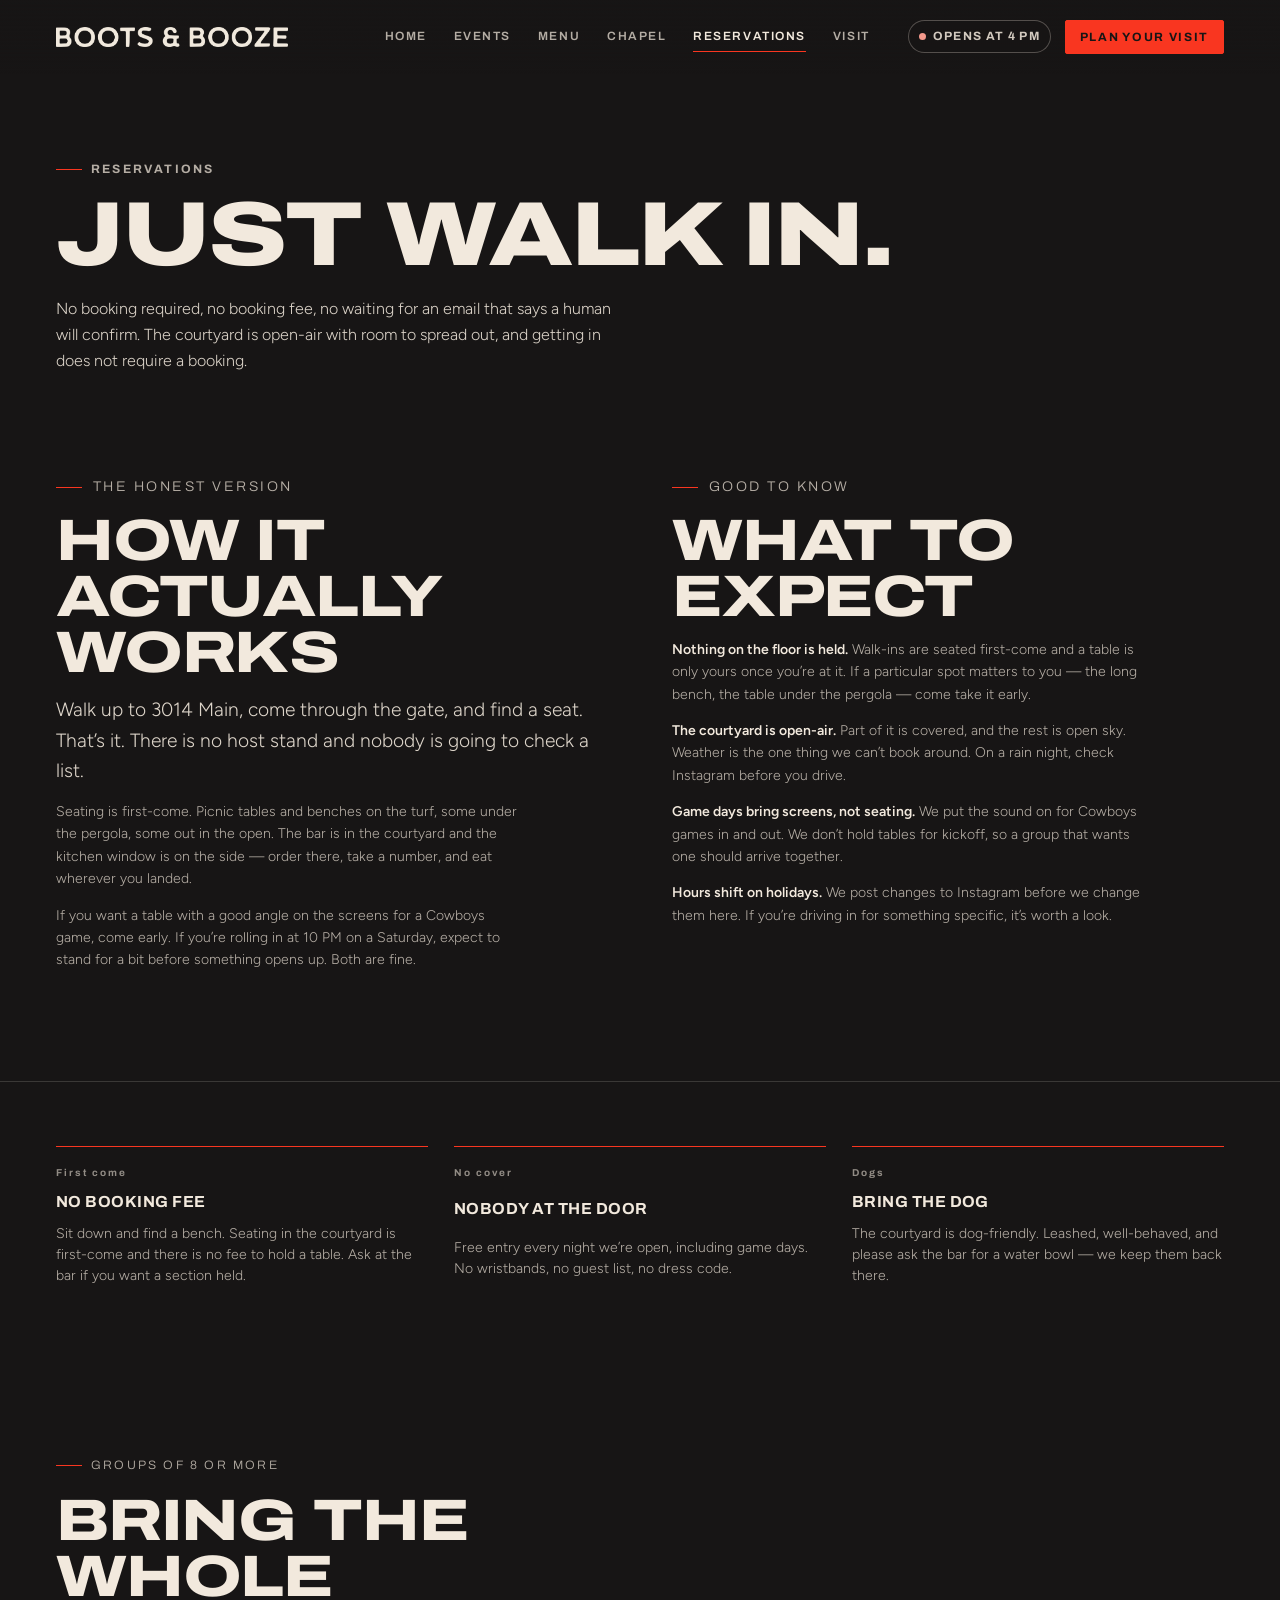
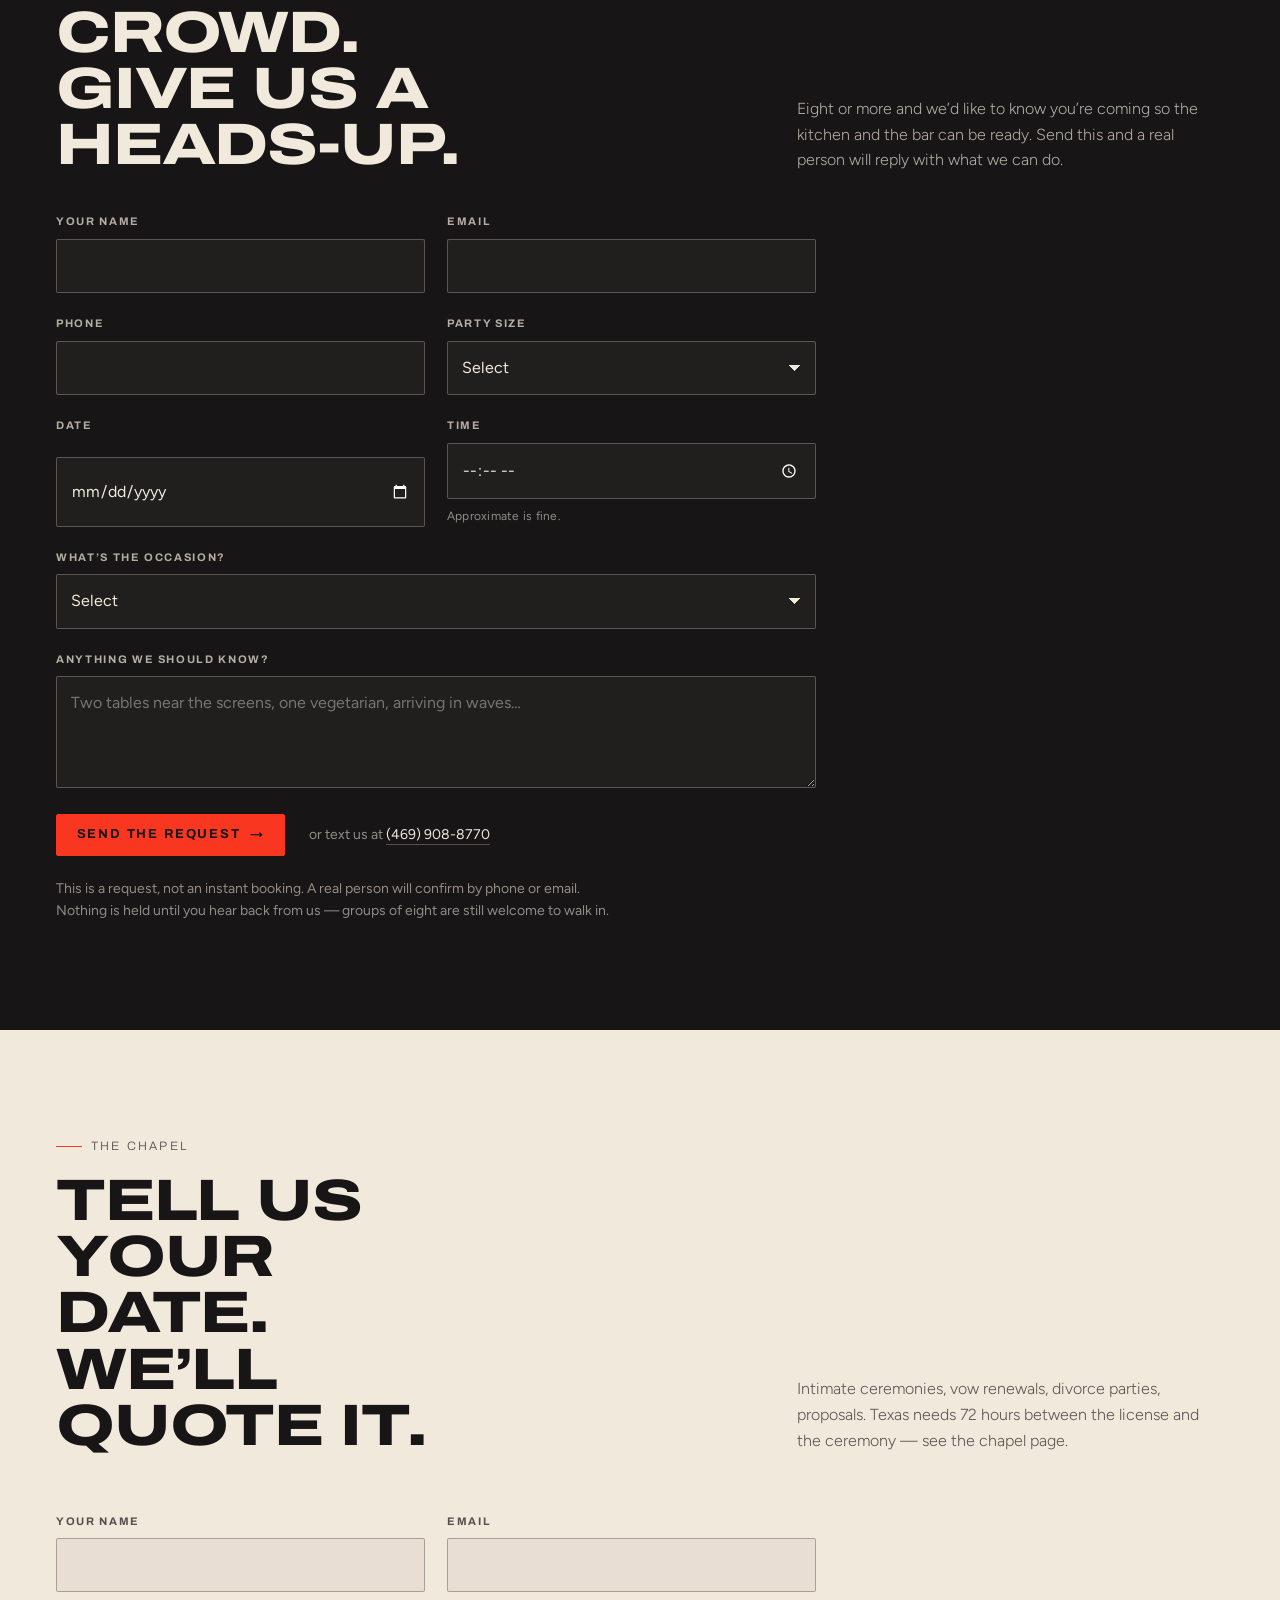
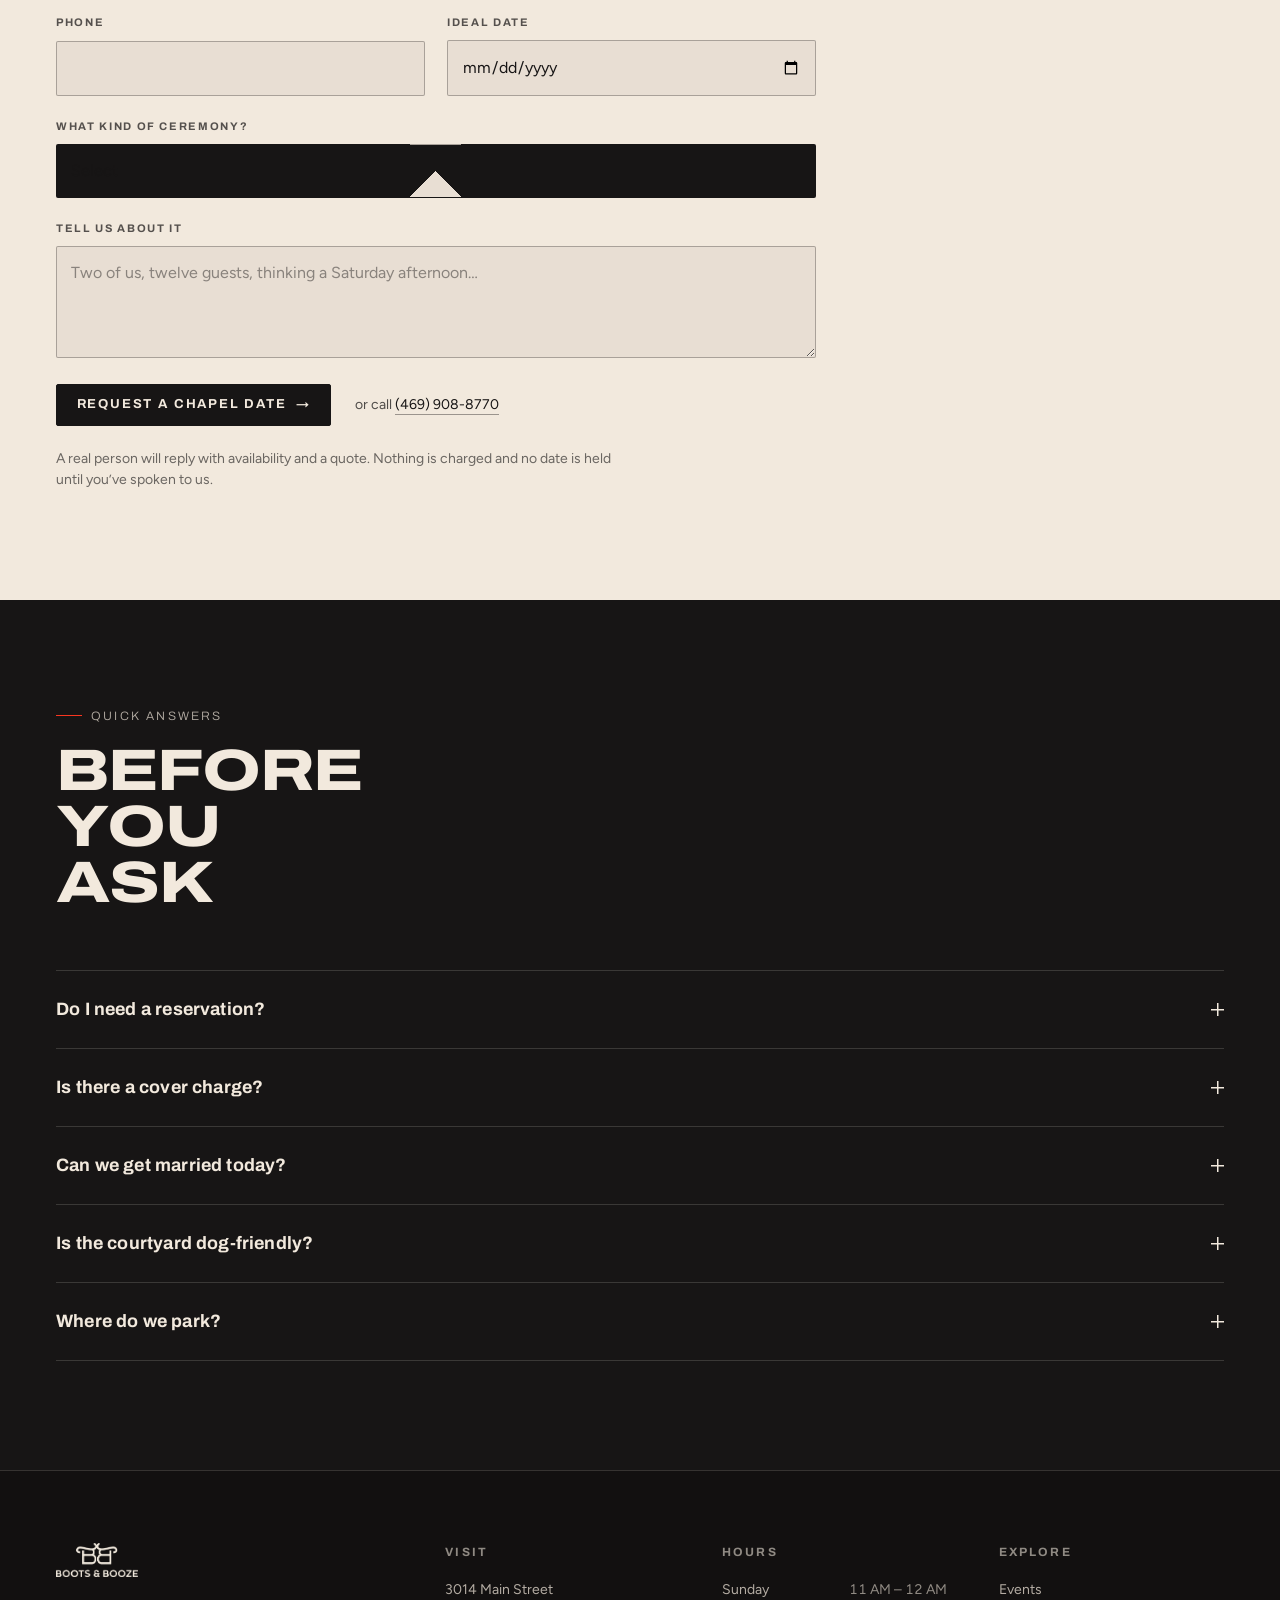
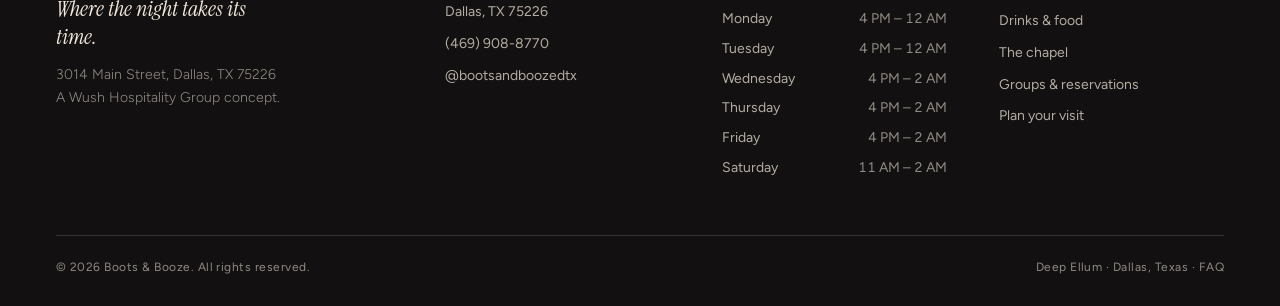
<file: reservations.html>
<!DOCTYPE html>
<html lang="en">
<head>
<script>document.documentElement.classList.add("js");</script>
<meta charset="utf-8">
<meta name="viewport" content="width=device-width, initial-scale=1">
<title>Reservations &amp; Groups — Boots &amp; Booze, Deep Ellum Dallas</title>
<meta name="description" content="Boots &amp; Booze is walk-in. Seating is first-come and there is no booking fee. For groups of 8 or more, send a request and we’ll confirm. Chapel ceremonies are quoted to your date.">
<meta name="theme-color" content="#171515">
<link rel="canonical" href="https://bootsandboozetx.com/reservations.html">
<meta property="og:type" content="website">
<meta property="og:site_name" content="Boots &amp; Booze">
<meta property="og:title" content="Reservations &amp; Groups — Boots &amp; Booze, Deep Ellum Dallas">
<meta property="og:description" content="Boots &amp; Booze is walk-in. Seating is first-come and there is no booking fee. For groups of 8 or more, send a request and we’ll confirm. Chapel ceremonies are quoted to your date.">
<meta property="og:image" content="img/og.jpg">
<meta property="og:locale" content="en_US">
<meta name="twitter:card" content="summary_large_image">
<meta name="twitter:title" content="Reservations &amp; Groups — Boots &amp; Booze, Deep Ellum Dallas">
<meta name="twitter:description" content="Boots &amp; Booze is walk-in. Seating is first-come and there is no booking fee. For groups of 8 or more, send a request and we’ll confirm. Chapel ceremonies are quoted to your date.">
<meta name="twitter:image" content="img/og.jpg">
<link rel="icon" href="img/favicon-32.png" sizes="32x32" type="image/png">
<link rel="icon" href="img/icon-192.png" sizes="192x192" type="image/png">
<link rel="apple-touch-icon" href="img/apple-touch-icon.png">
<link rel="preconnect" href="https://fonts.googleapis.com">
<link rel="preconnect" href="https://fonts.gstatic.com" crossorigin>
<link href="https://fonts.googleapis.com/css2?family=Archivo:wdth,wght@62..125,400..900&family=Figtree:wght@300..600&family=Instrument+Serif:ital@0;1&display=swap" rel="stylesheet">
<link rel="stylesheet" href="styles.css">
</head>
<body class="page-reservations">
<a class="skip" href="#main">Skip to content</a>
<!-- CLIENT SIGN-OFF: this build uses 3014 Main St. Their current site says 3010;
     press coverage and the sidewalk sign in their own photography read 3014.
     Confirm the correct street number before launch. -->
<script type="application/ld+json">
{
  "@context": "https://schema.org",
  "@type": "BarOrPub",
  "name": "Boots & Booze",
  "description": "Walk-in courtyard seating and group requests at Boots & Booze, Deep Ellum.",
  "url": "https://bootsandboozetx.com/",
  "telephone": "+14699088770",
  "image": "https://bootsandboozetx.com/img/og.jpg",
  "priceRange": "$$",
  "servesCuisine": "Southern",
  "address": {
    "@type": "PostalAddress",
    "streetAddress": "3014 Main Street",
    "addressLocality": "Dallas",
    "addressRegion": "TX",
    "postalCode": "75226",
    "addressCountry": "US"
  },
  "sameAs": [
    "https://www.instagram.com/bootsandboozedtx/"
  ],
  "openingHoursSpecification": [
    {
      "@type": "OpeningHoursSpecification",
      "dayOfWeek": [
        "Monday",
        "Tuesday"
      ],
      "opens": "16:00",
      "closes": "00:00"
    },
    {
      "@type": "OpeningHoursSpecification",
      "dayOfWeek": [
        "Wednesday",
        "Thursday",
        "Friday"
      ],
      "opens": "16:00",
      "closes": "02:00"
    },
    {
      "@type": "OpeningHoursSpecification",
      "dayOfWeek": "Saturday",
      "opens": "11:00",
      "closes": "02:00"
    },
    {
      "@type": "OpeningHoursSpecification",
      "dayOfWeek": "Sunday",
      "opens": "11:00",
      "closes": "00:00"
    }
  ]
}
</script>
<header class="hdr">
  <div class="hdr__in">
    <a class="brand" href="index.html" aria-label="Boots &amp; Booze — home">
      <img src="img/wordmark-sand.png" alt="Boots &amp; Booze" width="5989" height="516" decoding="async">
    </a>
    <nav class="nav" aria-label="Primary">
        <a href="index.html">Home</a>
        <a href="events.html">Events</a>
        <a href="menu.html">Menu</a>
        <a href="chapel.html">Chapel</a>
        <a href="reservations.html" aria-current="page">Reservations</a>
        <a href="visit.html">Visit</a>
    </nav>
    <div class="hdr__cta">
      <span class="pill" data-open-pill hidden aria-live="polite">
        <span class="pill__dot" aria-hidden="true"></span>
        <span class="pill__txt pill__txt--long">Checking hours</span>
        <span class="pill__txt pill__txt--short">—</span>
      </span>
      <a class="btn btn--red btn--sm" href="visit.html">Plan your visit</a>
      <button class="burger" type="button" aria-label="Open menu" aria-expanded="false" aria-controls="mobile-nav">
        <span aria-hidden="true"></span>
      </button>
    </div>
  </div>
</header>

<div class="mnav" id="mobile-nav" aria-hidden="true">
  <nav aria-label="Mobile">
      <a class="mnav__link" href="index.html">Home</a>
      <a class="mnav__link" href="events.html">Events</a>
      <a class="mnav__link" href="menu.html">Menu</a>
      <a class="mnav__link" href="chapel.html">Chapel</a>
      <a class="mnav__link" href="reservations.html">Reservations</a>
      <a class="mnav__link" href="visit.html">Visit</a>
  </nav>
  <div class="mnav__foot">
    <a class="btn btn--red" href="visit.html">Plan your visit</a>
    <p class="small">3014 Main Street · Dallas, TX 75226<br><a href="tel:+14699088770">(469) 908-8770</a></p>
  </div>
</div>

<main id="main">
<section class="phero phero--bare">
  <div class="wrap">
    <p class="eyebrow">Reservations</p>
    <h1 class="display">Just walk in.</h1>
    <p class="phero__sub">No booking required, no booking fee, no waiting for an email that says a human will confirm. The courtyard is open-air with room to spread out, and getting in does not require a booking.</p>
  </div>
</section>

<!-- ===================== WALK-IN ===================== -->
<section class="sec" style="padding-top:clamp(2.5rem,4vw,3.5rem)">
  <div class="wrap">
    <div class="duo" style="gap:clamp(28px,5vw,72px)">
      <div class="duo__col" data-reveal>
        <p class="eyebrow">The honest version</p>
        <h2 class="h2">How it actually works</h2>
        <p style="font-size:var(--fs-lede);color:var(--sand-90)">Walk up to 3014 Main, come through the gate, and find a seat. That’s it. There is no host stand and nobody is going to check a list.</p>
        <p>Seating is first-come. Picnic tables and benches on the turf, some under the pergola, some out in the open. The bar is in the courtyard and the kitchen window is on the side — order there, take a number, and eat wherever you landed.</p>
        <p>If you want a table with a good angle on the screens for a Cowboys game, come early. If you’re rolling in at 10 PM on a Saturday, expect to stand for a bit before something opens up. Both are fine.</p>
      </div>
      <div class="duo__col" data-reveal>
        <p class="eyebrow">Good to know</p>
        <h2 class="h2">What to expect</h2>
        <p><strong style="color:var(--sand);font-weight:600">Nothing on the floor is held.</strong> Walk-ins are seated first-come and a table is only yours once you’re at it. If a particular spot matters to you — the long bench, the table under the pergola — come take it early.</p>
        <p><strong style="color:var(--sand);font-weight:600">The courtyard is open-air.</strong> Part of it is covered, and the rest is open sky. Weather is the one thing we can’t book around. On a rain night, check Instagram before you drive.</p>
        <p><strong style="color:var(--sand);font-weight:600">Game days bring screens, not seating.</strong> We put the sound on for Cowboys games in and out. We don’t hold tables for kickoff, so a group that wants one should arrive together.</p>
        <p><strong style="color:var(--sand);font-weight:600">Hours shift on holidays.</strong> We post changes to Instagram before we change them here. If you’re driving in for something specific, it’s worth a look.</p>
      </div>
    </div>
  </div>
</section>

<!-- ===================== POLICY ===================== -->
<section class="sec sec--tight sec--edge">
  <div class="wrap">
    <div class="inc">
      <div class="inc__item" data-reveal style="border-top-color:var(--red)">
        <span class="inc__num">First come</span>
        <h3 class="inc__t">No booking fee</h3>
        <p class="inc__d">Sit down and find a bench. Seating in the courtyard is first-come and there is no fee to hold a table. Ask at the bar if you want a section held.</p>
      </div>
      <div class="inc__item" data-reveal style="border-top-color:var(--red)">
        <span class="inc__num">No cover</span>
        <h3 class="inc__t">Nobody at the door</h3>
        <p class="inc__d">Free entry every night we’re open, including game days. No wristbands, no guest list, no dress code.</p>
      </div>
      <div class="inc__item" data-reveal style="border-top-color:var(--red)">
        <span class="inc__num">Dogs</span>
        <h3 class="inc__t">Bring the dog</h3>
        <p class="inc__d">The courtyard is dog-friendly. Leashed, well-behaved, and please ask the bar for a water bowl — we keep them back there.</p>
      </div>
    </div>
    <!-- CLIENT SIGN-OFF — WALK-IN POLICY.
         This copy says seating is first-come with no booking fee. It deliberately
         does NOT claim "no minimum spend" or "no card hold": their live Toast
         setup still advertises a $50 per-person courtyard minimum with a $50
         card hold. If ownership drops that minimum on walk-in seating, the
         stronger promise can be restored here. Until then this stays as-is. -->
  </div>
</section>

<!-- ===================== GROUPS ===================== -->
<section class="sec" id="groups">
  <div class="wrap split-head" style="margin-bottom:clamp(26px,3.4vw,40px)">
    <div class="sec-head" data-reveal>
      <p class="eyebrow">Groups of 8 or more</p>
      <h2 class="h2">Bring the whole crowd.<br>Give us a heads-up.</h2>
    </div>
    <p data-reveal>Eight or more and we’d like to know you’re coming so the kitchen and the bar can be ready. Send this and a real person will reply with what we can do.</p>
  </div>

  <div class="wrap">
    <form class="form" action="#" method="post"
          data-mailto="hello@bootsandboozetx.com"
          data-subject="Group request — bootsandboozetx.com">
      <!-- CLIENT SIGN-OFF: swap data-endpoint for a live form endpoint before launch. -->
      <div class="form__row">
        <div class="field">
          <label for="g-name">Your name</label>
          <input id="g-name" name="name" data-label="Name" type="text" autocomplete="name" required>
        </div>
        <div class="field">
          <label for="g-email">Email</label>
          <input id="g-email" name="email" data-label="Email" type="email" autocomplete="email" required>
        </div>
      </div>
      <div class="form__row">
        <div class="field">
          <label for="g-phone">Phone</label>
          <input id="g-phone" name="phone" data-label="Phone" type="tel" autocomplete="tel" inputmode="tel" required>
        </div>
        <div class="field">
          <label for="g-size">Party size</label>
          <select id="g-size" name="party" data-label="Party size" required>
            <option value="">Select</option>
            <option>8–10</option>
            <option>11–15</option>
            <option>16–25</option>
            <option>26–40</option>
            <option>40+</option>
          </select>
        </div>
      </div>
      <div class="form__row">
        <div class="field">
          <label for="g-date">Date</label>
          <input id="g-date" name="date" data-label="Date" type="date" required>
        </div>
        <div class="field">
          <label for="g-time">Time</label>
          <input id="g-time" name="time" data-label="Time" type="time" required>
          <span class="field__hint">Approximate is fine.</span>
        </div>
      </div>
      <div class="field">
        <label for="g-occasion">What’s the occasion?</label>
        <select id="g-occasion" name="occasion" data-label="Occasion">
          <option value="">Select</option>
          <option>Birthday</option>
          <option>Bachelorette / bachelor</option>
          <option>Game day</option>
          <option>Work or team outing</option>
          <option>Divorce party</option>
          <option>Vow renewal or elopement</option>
          <option>Just a big group</option>
        </select>
      </div>
      <div class="field">
        <label for="g-notes">Anything we should know?</label>
        <textarea id="g-notes" name="notes" data-label="Notes" placeholder="Two tables near the screens, one vegetarian, arriving in waves…"></textarea>
      </div>
      <div class="form__foot">
        <button class="btn btn--red" type="submit">Send the request <span class="arw" aria-hidden="true">→</span></button>
        <p class="form__alt">or text us at <a href="sms:+14699088770">(469) 908-8770</a></p>
      </div>
      <p class="small muted" data-form-note hidden role="status"></p>
      <p class="small muted" style="max-width:64ch">This is a request, not an instant booking. A real person will confirm by phone or email. Nothing is held until you hear back from us — groups of eight are still welcome to walk in.</p>
    </form>
  </div>
</section>

<!-- ===================== CHAPEL ===================== -->
<section class="sec sec--cream" id="chapel">
  <div class="wrap">
    <div class="split-head">
      <div class="sec-head" data-reveal>
        <p class="eyebrow" style="color:var(--ink-70)">The chapel</p>
        <h2 class="h2" style="color:var(--ink)">Tell us your date.<br>We’ll quote it.</h2>
      </div>
      <p style="color:var(--ink-70)" data-reveal>Intimate ceremonies, vow renewals, divorce parties, proposals. Texas needs 72 hours between the license and the ceremony — see <a href="chapel.html#license">the chapel page</a>.</p>
    </div>

    <form class="form" action="#" method="post"
          data-mailto="hello@bootsandboozetx.com"
          data-subject="Chapel enquiry — bootsandboozetx.com">
      <div class="form__row">
        <div class="field">
          <label for="c-name">Your name</label>
          <input id="c-name" name="name" data-label="Name" type="text" autocomplete="name" required>
        </div>
        <div class="field">
          <label for="c-email">Email</label>
          <input id="c-email" name="email" data-label="Email" type="email" autocomplete="email" required>
        </div>
      </div>
      <div class="form__row">
        <div class="field">
          <label for="c-phone">Phone</label>
          <input id="c-phone" name="phone" data-label="Phone" type="tel" autocomplete="tel">
        </div>
        <div class="field">
          <label for="c-date">Ideal date</label>
          <input id="c-date" name="date" data-label="Date" type="date">
        </div>
      </div>
      <div class="field">
        <label for="c-type">What kind of ceremony?</label>
        <select id="c-type" name="type" data-label="Ceremony type">
          <option value="">Select</option>
          <option>Elopement</option>
          <option>Vow renewal</option>
          <option>Divorce party</option>
          <option>Proposal</option>
          <option>Bachelorette stop</option>
          <option>Photo shoot</option>
          <option>Something else</option>
        </select>
      </div>
      <div class="field">
        <label for="c-notes">Tell us about it</label>
        <textarea id="c-notes" name="notes" data-label="Notes" placeholder="Two of us, twelve guests, thinking a Saturday afternoon…"></textarea>
      </div>
      <div class="form__foot">
        <button class="btn btn--ink" type="submit">Request a chapel date <span class="arw" aria-hidden="true">→</span></button>
        <p class="form__alt">or call <a href="tel:+14699088770">(469) 908-8770</a></p>
      </div>
      <p class="small" data-form-note hidden role="status"></p>
      <p class="small" style="color:rgba(23,21,21,.62);max-width:64ch">A real person will reply with availability and a quote. Nothing is charged and no date is held until you’ve spoken to us.</p>
    </form>
  </div>
</section>

<!-- ===================== FAQ ===================== -->
<section class="sec" id="faq">
  <div class="wrap">
    <div class="split-head">
      <div class="sec-head" data-reveal>
        <p class="eyebrow">Quick answers</p>
        <h2 class="h2">Before you<br>ask</h2>
      </div>
    </div>
    <div class="faq" data-reveal>
      <details>
        <summary>Do I need a reservation?</summary>
        <div class="faq__answer"><p>No. Walk in. Seating is first-come and there’s no booking fee on walk-in tables. For groups of eight or more, send us a request above so we can be ready.</p></div>
      </details>
      <details>
        <summary>Is there a cover charge?</summary>
        <div class="faq__answer"><p>Never. Not on game days, not on the weekend, not for the band.</p></div>
      </details>
      <details>
        <summary>Can we get married today?</summary>
        <div class="faq__answer"><p>No — Texas requires 72 hours between the license and the ceremony. Get the license at the county clerk at least three days ahead, then book the chapel. <a href="chapel.html#license">Full details on the chapel page</a>.</p></div>
      </details>
      <details>
        <summary>Is the courtyard dog-friendly?</summary>
        <div class="faq__answer"><p>Yes, on a leash. Ask the bar for a water bowl.</p></div>
      </details>
      <details>
        <summary>Where do we park?</summary>
        <div class="faq__answer"><p>Street parking on Main and the surrounding blocks, plus the paid lots and garages in Deep Ellum — the nearest are on Commerce and Elm. It’s a walkable district, so a lot four blocks away is normal on a Saturday. Rideshare drops at the corner of Main and Crowdus.</p></div>
      </details>
    </div>
  </div>
</section>
</main>

<footer class="ftr">
  <div class="wrap">
    <div class="ftr__grid">
      <div class="ftr__brand">
        <img src="img/logo-sand.png" alt="Boots &amp; Booze" width="3120" height="1300" loading="lazy" decoding="async">
        <p class="ftr__tag">Where the night takes its time.</p>
        <p>3014 Main Street, Dallas, TX 75226<br>A Wush Hospitality Group concept.</p>
      </div>
      <div>
        <h3>Visit</h3>
        <div class="ftr__list">
          <a href="https://maps.google.com/?q=3014+Main+St+Dallas+TX+75226" target="_blank" rel="noopener">3014 Main Street<br>Dallas, TX 75226</a>
          <a href="tel:+14699088770">(469) 908-8770</a>
          <a href="https://www.instagram.com/bootsandboozedtx/" target="_blank" rel="noopener">@bootsandboozedtx</a>
        </div>
      </div>
      <div>
        <h3>Hours</h3>
        <div class="ftr__hours">
        <div data-hours-day="0"><span>Sunday</span><b>11 AM – 12 AM</b></div>
        <div data-hours-day="1"><span>Monday</span><b>4 PM – 12 AM</b></div>
        <div data-hours-day="2"><span>Tuesday</span><b>4 PM – 12 AM</b></div>
        <div data-hours-day="3"><span>Wednesday</span><b>4 PM – 2 AM</b></div>
        <div data-hours-day="4"><span>Thursday</span><b>4 PM – 2 AM</b></div>
        <div data-hours-day="5"><span>Friday</span><b>4 PM – 2 AM</b></div>
        <div data-hours-day="6"><span>Saturday</span><b>11 AM – 2 AM</b></div>
        </div>
      </div>
      <div>
        <h3>Explore</h3>
        <div class="ftr__list">
          <a href="events.html">Events</a>
          <a href="menu.html">Drinks &amp; food</a>
          <a href="chapel.html">The chapel</a>
          <a href="reservations.html">Groups &amp; reservations</a>
          <a href="visit.html">Plan your visit</a>
        </div>
      </div>
    </div>
    <div class="ftr__bot">
      <span>© <span data-year>2026</span> Boots & Booze. All rights reserved.</span>
      <span>Deep Ellum · Dallas, Texas · <a href="visit.html#faq">FAQ</a></span>
    </div>
  </div>
</footer>

<script src="main.js" defer></script>
</body>
</html>
</file>
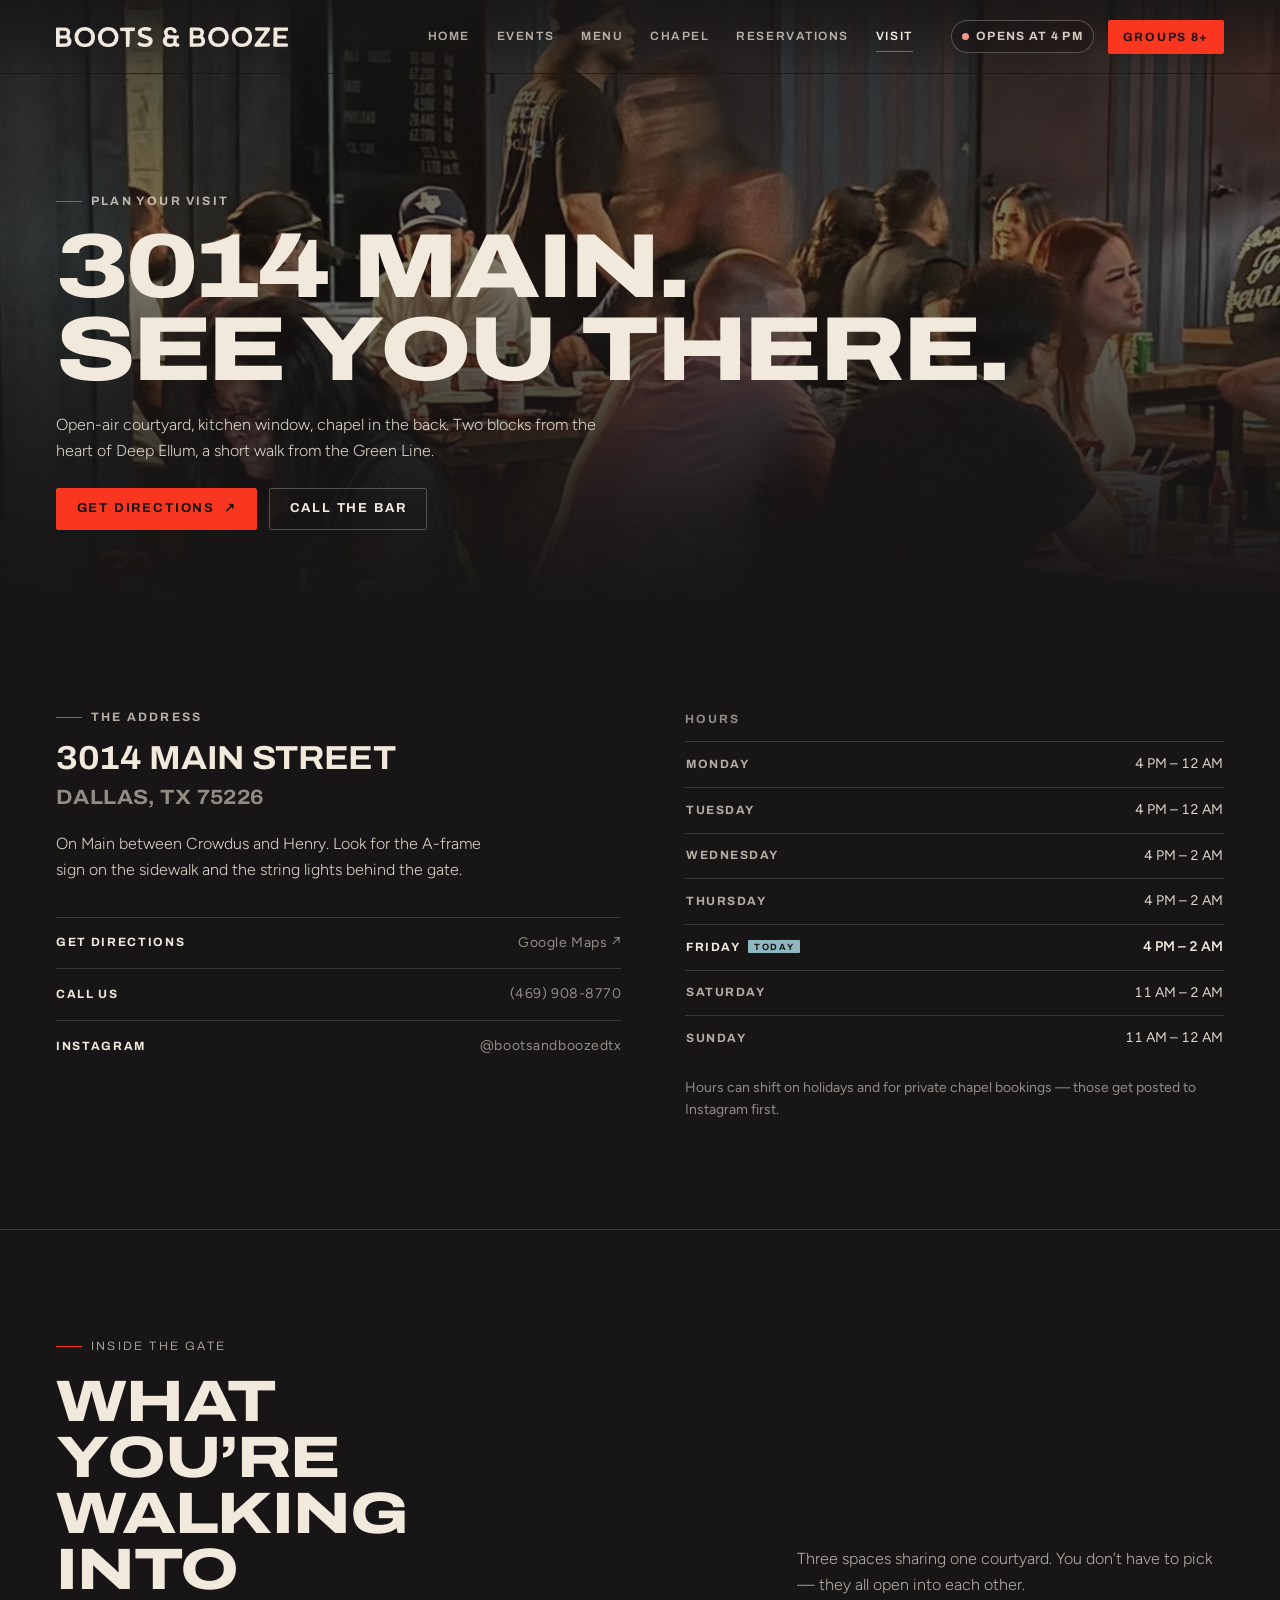
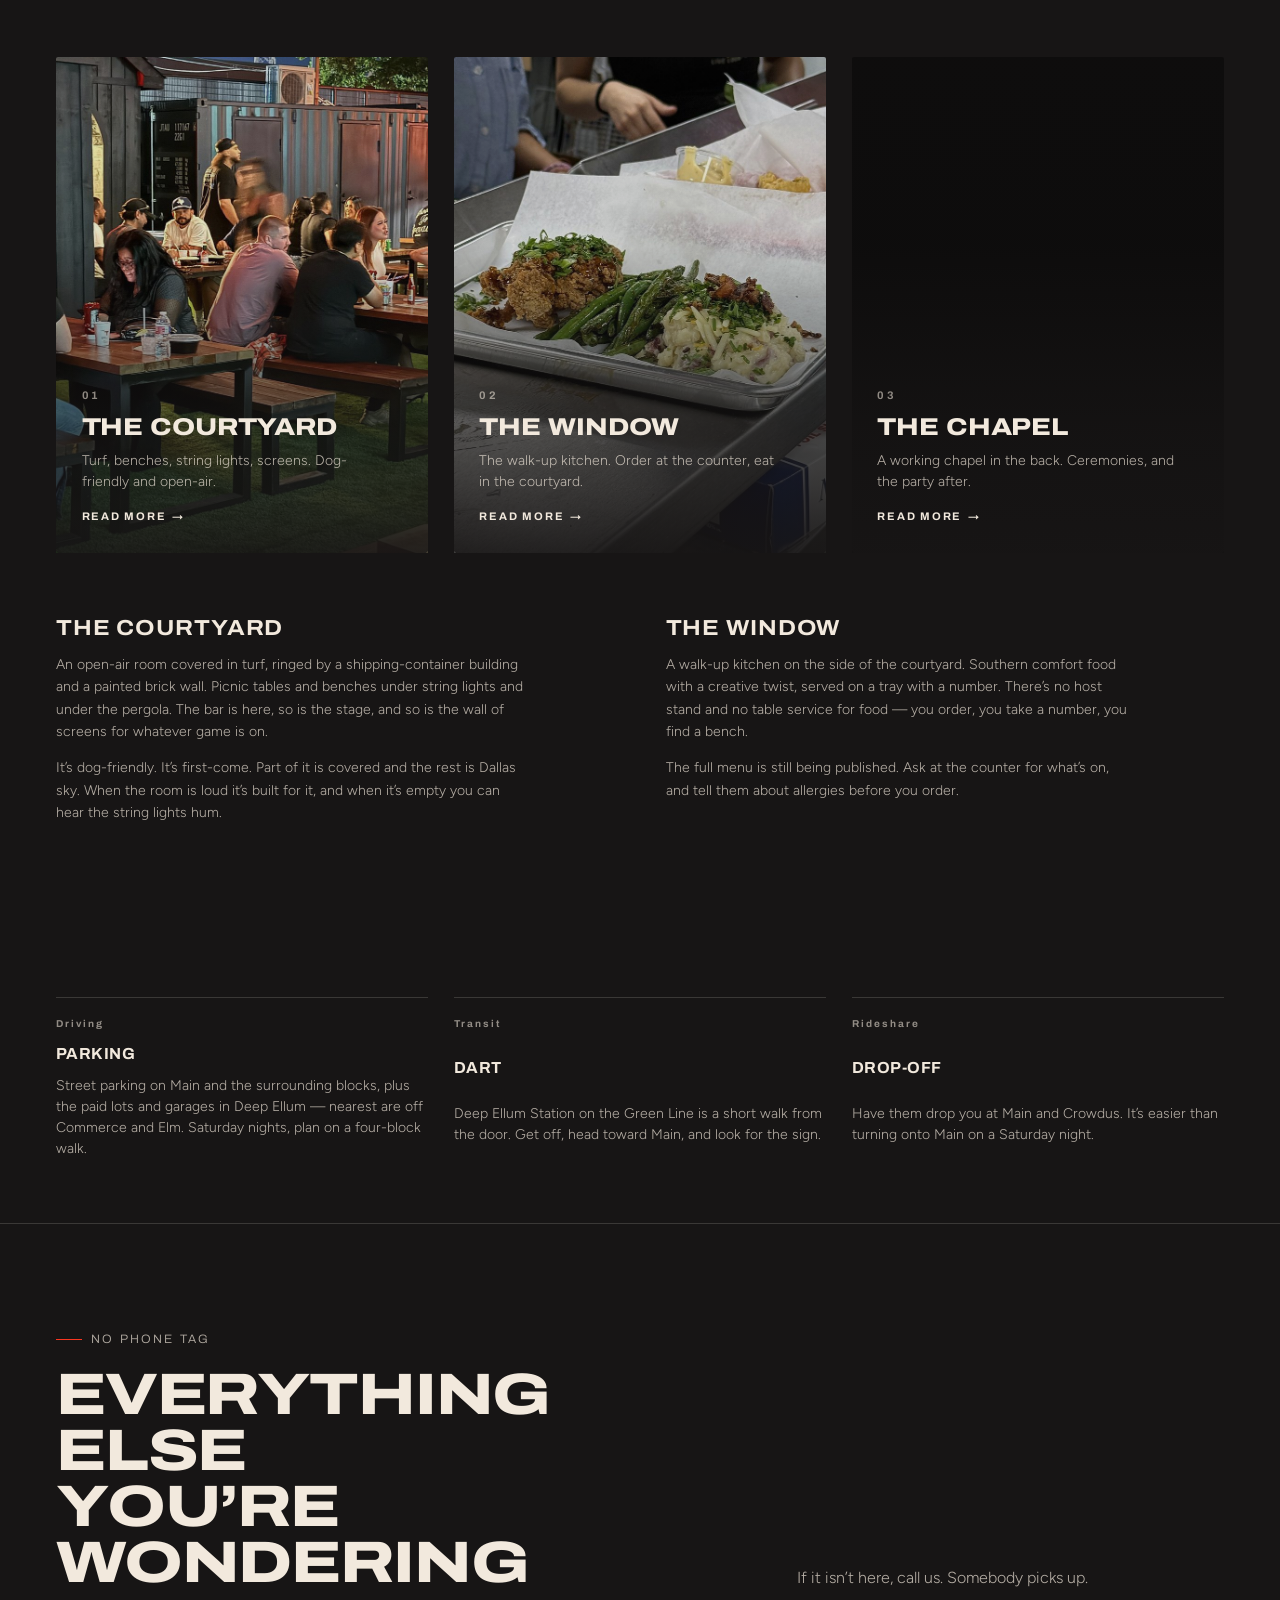
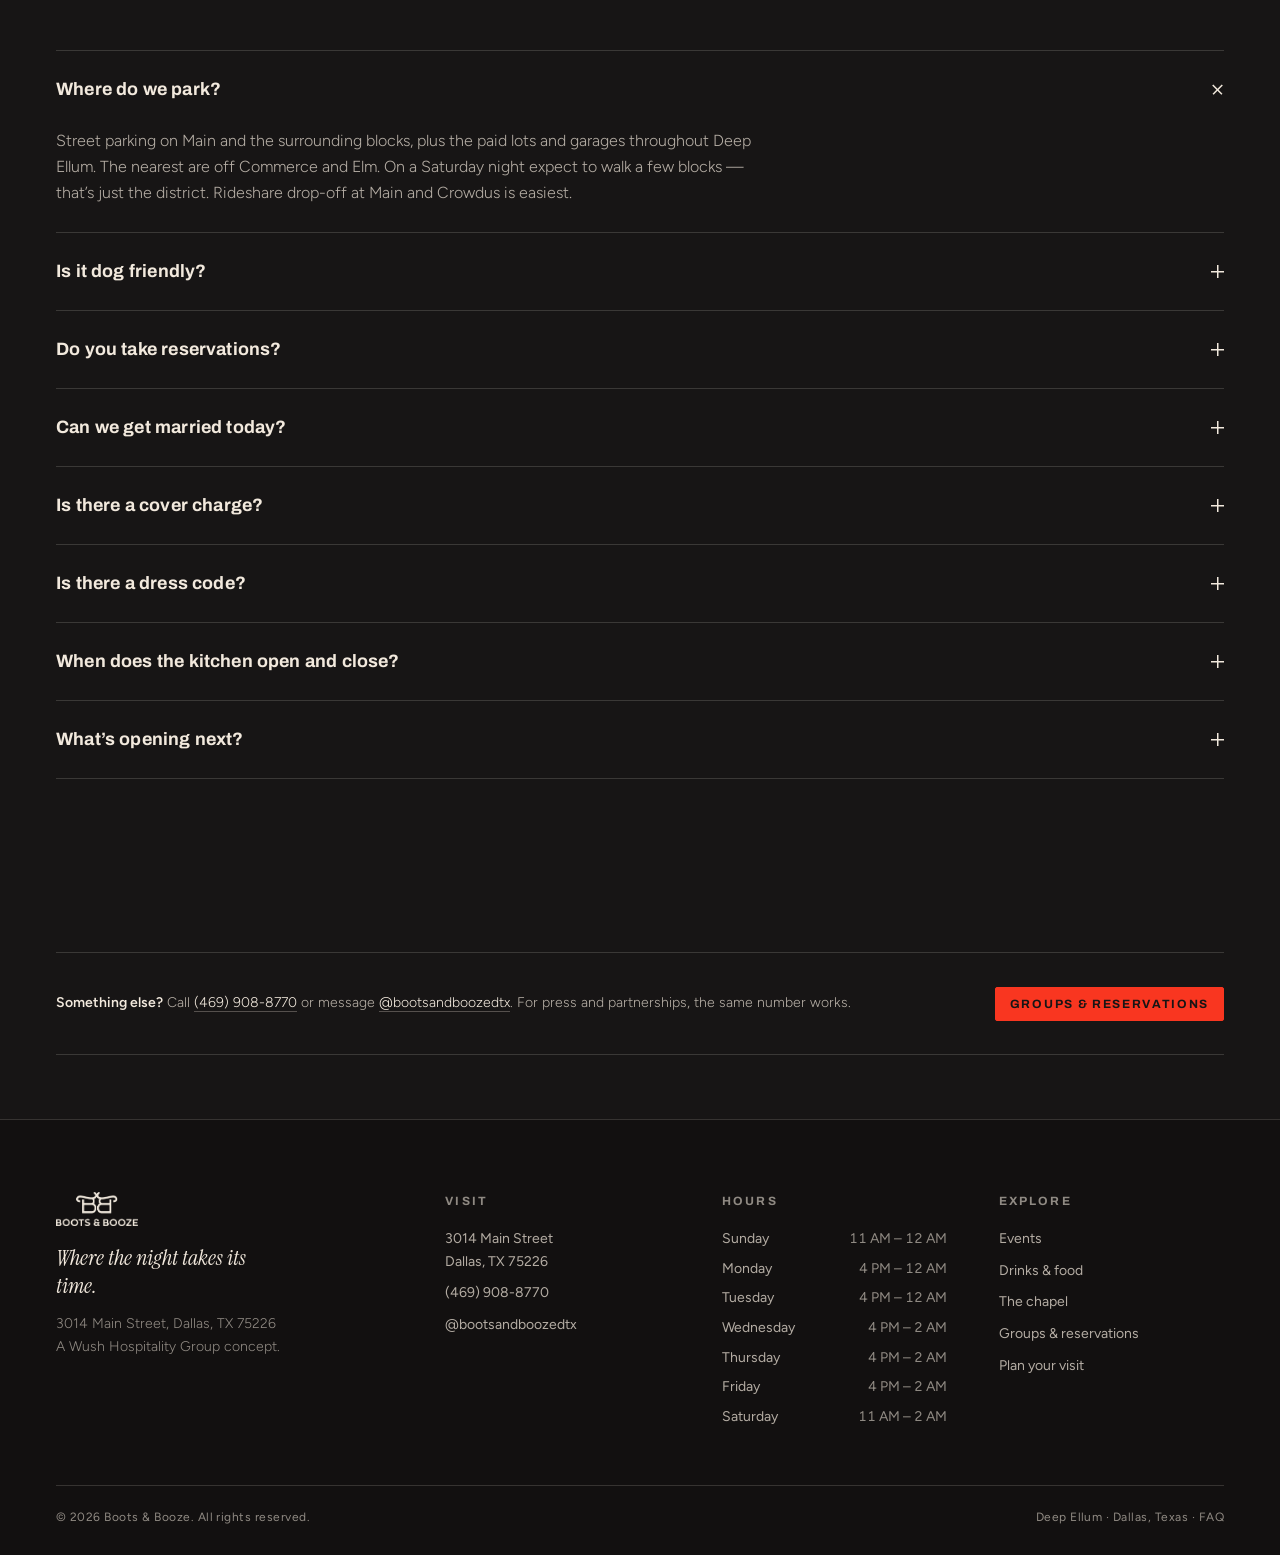
<file: visit.html>
<!DOCTYPE html>
<html lang="en">
<head>
<script>document.documentElement.classList.add("js");</script>
<meta charset="utf-8">
<meta name="viewport" content="width=device-width, initial-scale=1">
<title>Visit — Boots &amp; Booze, 3014 Main St, Deep Ellum Dallas</title>
<meta name="description" content="Hours, address, parking and answers for Boots &amp; Booze at 3014 Main St in Deep Ellum, Dallas. Open Mon–Tue 4 PM–12 AM, Wed–Fri 4 PM–2 AM, Sat 11 AM–2 AM, Sun 11 AM–12 AM.">
<meta name="theme-color" content="#171515">
<link rel="canonical" href="https://bootsandboozetx.com/visit.html">
<meta property="og:type" content="website">
<meta property="og:site_name" content="Boots &amp; Booze">
<meta property="og:title" content="Visit — Boots &amp; Booze, 3014 Main St, Deep Ellum Dallas">
<meta property="og:description" content="Hours, address, parking and answers for Boots &amp; Booze at 3014 Main St in Deep Ellum, Dallas. Open Mon–Tue 4 PM–12 AM, Wed–Fri 4 PM–2 AM, Sat 11 AM–2 AM, Sun 11 AM–12 AM.">
<meta property="og:image" content="img/og.jpg">
<meta property="og:locale" content="en_US">
<meta name="twitter:card" content="summary_large_image">
<meta name="twitter:title" content="Visit — Boots &amp; Booze, 3014 Main St, Deep Ellum Dallas">
<meta name="twitter:description" content="Hours, address, parking and answers for Boots &amp; Booze at 3014 Main St in Deep Ellum, Dallas. Open Mon–Tue 4 PM–12 AM, Wed–Fri 4 PM–2 AM, Sat 11 AM–2 AM, Sun 11 AM–12 AM.">
<meta name="twitter:image" content="img/og.jpg">
<link rel="icon" href="img/favicon-32.png" sizes="32x32" type="image/png">
<link rel="icon" href="img/icon-192.png" sizes="192x192" type="image/png">
<link rel="apple-touch-icon" href="img/apple-touch-icon.png">
<link rel="preconnect" href="https://fonts.googleapis.com">
<link rel="preconnect" href="https://fonts.gstatic.com" crossorigin>
<link href="https://fonts.googleapis.com/css2?family=Archivo:wdth,wght@62..125,400..900&family=Figtree:wght@300..600&family=Instrument+Serif:ital@0;1&display=swap" rel="stylesheet">
<link rel="stylesheet" href="styles.css">
</head>
<body class="page-visit">
<a class="skip" href="#main">Skip to content</a>
<!-- CLIENT SIGN-OFF: this build uses 3014 Main St. Their current site says 3010;
     press coverage and the sidewalk sign in their own photography read 3014.
     Confirm the correct street number before launch. -->
<script type="application/ld+json">
{
  "@context": "https://schema.org",
  "@type": "BarOrPub",
  "name": "Boots & Booze",
  "description": "Visit Boots & Booze at 3014 Main St, Deep Ellum, Dallas. Hours, parking and FAQ.",
  "url": "https://bootsandboozetx.com/",
  "telephone": "+14699088770",
  "image": "https://bootsandboozetx.com/img/og.jpg",
  "priceRange": "$$",
  "servesCuisine": "Southern",
  "address": {
    "@type": "PostalAddress",
    "streetAddress": "3014 Main Street",
    "addressLocality": "Dallas",
    "addressRegion": "TX",
    "postalCode": "75226",
    "addressCountry": "US"
  },
  "sameAs": [
    "https://www.instagram.com/bootsandboozedtx/"
  ],
  "openingHoursSpecification": [
    {
      "@type": "OpeningHoursSpecification",
      "dayOfWeek": [
        "Monday",
        "Tuesday"
      ],
      "opens": "16:00",
      "closes": "00:00"
    },
    {
      "@type": "OpeningHoursSpecification",
      "dayOfWeek": [
        "Wednesday",
        "Thursday",
        "Friday"
      ],
      "opens": "16:00",
      "closes": "02:00"
    },
    {
      "@type": "OpeningHoursSpecification",
      "dayOfWeek": "Saturday",
      "opens": "11:00",
      "closes": "02:00"
    },
    {
      "@type": "OpeningHoursSpecification",
      "dayOfWeek": "Sunday",
      "opens": "11:00",
      "closes": "00:00"
    }
  ]
}
</script>
<header class="hdr">
  <div class="hdr__in">
    <a class="brand" href="index.html" aria-label="Boots &amp; Booze — home">
      <img src="img/wordmark-sand.png" alt="Boots &amp; Booze" width="5989" height="516" decoding="async">
    </a>
    <nav class="nav" aria-label="Primary">
        <a href="index.html">Home</a>
        <a href="events.html">Events</a>
        <a href="menu.html">Menu</a>
        <a href="chapel.html">Chapel</a>
        <a href="reservations.html">Reservations</a>
        <a href="visit.html" aria-current="page">Visit</a>
    </nav>
    <div class="hdr__cta">
      <span class="pill" data-open-pill hidden aria-live="polite">
        <span class="pill__dot" aria-hidden="true"></span>
        <span class="pill__txt pill__txt--long">Checking hours</span>
        <span class="pill__txt pill__txt--short">—</span>
      </span>
      <a class="btn btn--red btn--sm" href="reservations.html">Groups 8+</a>
      <button class="burger" type="button" aria-label="Open menu" aria-expanded="false" aria-controls="mobile-nav">
        <span aria-hidden="true"></span>
      </button>
    </div>
  </div>
</header>

<div class="mnav" id="mobile-nav" aria-hidden="true">
  <nav aria-label="Mobile">
      <a class="mnav__link" href="index.html">Home</a>
      <a class="mnav__link" href="events.html">Events</a>
      <a class="mnav__link" href="menu.html">Menu</a>
      <a class="mnav__link" href="chapel.html">Chapel</a>
      <a class="mnav__link" href="reservations.html">Reservations</a>
      <a class="mnav__link" href="visit.html">Visit</a>
  </nav>
  <div class="mnav__foot">
    <a class="btn btn--red" href="visit.html">Plan your visit</a>
    <p class="small">3014 Main Street · Dallas, TX 75226<br><a href="tel:+14699088770">(469) 908-8770</a></p>
  </div>
</div>

<main id="main">
<section class="phero">
  <div class="phero__bg">
    <img src="img/court-band.jpg" alt="Picnic tables on the turf at Boots &amp; Booze, warm string lights overhead at night." width="1600" height="900" fetchpriority="high" decoding="async">
  </div>
  <div class="wrap">
    <p class="eyebrow">Plan your visit</p>
    <h1 class="display">3014 Main.<br>See you there.</h1>
    <p class="phero__sub">Open-air courtyard, kitchen window, chapel in the back. Two blocks from the heart of Deep Ellum, a short walk from the Green Line.</p>
    <div class="hero__cta" style="margin-top:24px">
      <a class="btn btn--red" href="https://maps.google.com/?q=3014+Main+St+Dallas+TX+75226" target="_blank" rel="noopener">Get directions <span class="arw" aria-hidden="true">↗</span></a>
      <a class="btn btn--ghost" href="tel:+14699088770">Call the bar</a>
    </div>
  </div>
</section>

<!-- ===================== ADDRESS / HOURS ===================== -->
<section class="sec">
  <div class="wrap visit__grid">
    <div data-reveal>
      <p class="eyebrow">The address</p>
      <h2 class="addr" style="margin-top:16px">3014 Main Street<span>Dallas, TX 75226</span></h2>
      <p class="body" style="margin-top:22px;max-width:44ch">On Main between Crowdus and Henry. Look for the A-frame sign on the sidewalk and the string lights behind the gate.</p>
      <div class="visit-links">
        <a href="https://maps.google.com/?q=3014+Main+St+Dallas+TX+75226" target="_blank" rel="noopener"><span>Get directions</span><span>Google Maps ↗</span></a>
        <a href="tel:+14699088770"><span>Call us</span><span>(469) 908-8770</span></a>
        <a href="https://www.instagram.com/bootsandboozedtx/" target="_blank" rel="noopener"><span>Instagram</span><span>@bootsandboozedtx</span></a>
      </div>
    </div>
    <div data-reveal>
    <table class="hours">
    <caption>Hours</caption>
      <tr data-hours-day="1"><th scope="row">Monday</th><td>4 PM – 12 AM</td></tr>
      <tr data-hours-day="2"><th scope="row">Tuesday</th><td>4 PM – 12 AM</td></tr>
      <tr data-hours-day="3"><th scope="row">Wednesday</th><td>4 PM – 2 AM</td></tr>
      <tr data-hours-day="4"><th scope="row">Thursday</th><td>4 PM – 2 AM</td></tr>
      <tr data-hours-day="5"><th scope="row">Friday</th><td>4 PM – 2 AM</td></tr>
      <tr data-hours-day="6"><th scope="row">Saturday</th><td>11 AM – 2 AM</td></tr>
      <tr data-hours-day="0"><th scope="row">Sunday</th><td>11 AM – 12 AM</td></tr>
    </table>
      <p class="small muted" style="margin-top:16px">Hours can shift on holidays and for private chapel bookings — those get posted to Instagram first.</p>
    </div>
  </div>
</section>

<!-- ===================== THREE SPACES ===================== -->
<section class="sec sec--edge" id="courtyard">
  <div class="wrap">
    <div class="split-head">
      <div class="sec-head" data-reveal>
        <p class="eyebrow">Inside the gate</p>
        <h2 class="h2">What you’re<br>walking into</h2>
      </div>
      <p data-reveal>Three spaces sharing one courtyard. You don’t have to pick — they all open into each other.</p>
    </div>

    <div class="spaces">
      <a class="card" href="#courtyard-detail" data-reveal>
        <img src="img/card-court.jpg" alt="Friends at picnic tables on the turf courtyard, string lights above." width="800" height="1067" loading="lazy" decoding="async">
        <div class="card__body">
          <span class="card__num">01</span>
          <h3 class="card__title">The Courtyard</h3>
          <p class="card__desc">Turf, benches, string lights, screens. Dog-friendly and open-air.</p>
          <span class="card__go">Read more</span>
        </div>
      </a>
      <a class="card" href="#window-detail" data-reveal style="--d:90ms">
        <img src="img/card-food.jpg" alt="Southern comfort food on a tray from the walk-up kitchen window." width="800" height="1067" loading="lazy" decoding="async">
        <div class="card__body">
          <span class="card__num">02</span>
          <h3 class="card__title">The Window</h3>
          <p class="card__desc">The walk-up kitchen. Order at the counter, eat in the courtyard.</p>
          <span class="card__go">Read more</span>
        </div>
      </a>
      <a class="card" href="chapel.html" data-reveal style="--d:180ms">
        <img src="img/card-chapel.jpg" alt="The Boots &amp; Booze sidewalk sign, the chapel entrance lit behind it." width="800" height="1067" loading="lazy" decoding="async">
        <div class="card__body">
          <span class="card__num">03</span>
          <h3 class="card__title">The Chapel</h3>
          <p class="card__desc">A working chapel in the back. Ceremonies, and the party after.</p>
          <span class="card__go">Read more</span>
        </div>
      </a>
    </div>

    <div class="duo" style="margin-top:clamp(38px,5vw,64px)">
      <div class="duo__col" data-reveal id="courtyard-detail">
        <h3 class="h3">The Courtyard</h3>
        <p>An open-air room covered in turf, ringed by a shipping-container building and a painted brick wall. Picnic tables and benches under string lights and under the pergola. The bar is here, so is the stage, and so is the wall of screens for whatever game is on.</p>
        <p>It’s dog-friendly. It’s first-come. Part of it is covered and the rest is Dallas sky. When the room is loud it’s built for it, and when it’s empty you can hear the string lights hum.</p>
      </div>
      <div class="duo__col" data-reveal id="window-detail">
        <h3 class="h3">The Window</h3>
        <p>A walk-up kitchen on the side of the courtyard. Southern comfort food with a creative twist, served on a tray with a number. There’s no host stand and no table service for food — you order, you take a number, you find a bench.</p>
        <p>The full menu is still being published. Ask at the counter for what’s on, and tell them about allergies before you order.</p>
      </div>
    </div>
  </div>
</section>

<!-- ===================== GETTING HERE ===================== -->
<section class="sec sec--tight">
  <div class="wrap">
    <div class="inc">
      <div class="inc__item" data-reveal>
        <span class="inc__num">Driving</span>
        <h3 class="inc__t">Parking</h3>
        <p class="inc__d">Street parking on Main and the surrounding blocks, plus the paid lots and garages in Deep Ellum — nearest are off Commerce and Elm. Saturday nights, plan on a four-block walk.</p>
      </div>
      <div class="inc__item" data-reveal style="--d:80ms">
        <span class="inc__num">Transit</span>
        <h3 class="inc__t">DART</h3>
        <p class="inc__d">Deep Ellum Station on the Green Line is a short walk from the door. Get off, head toward Main, and look for the sign.</p>
      </div>
      <div class="inc__item" data-reveal style="--d:160ms">
        <span class="inc__num">Rideshare</span>
        <h3 class="inc__t">Drop-off</h3>
        <p class="inc__d">Have them drop you at Main and Crowdus. It’s easier than turning onto Main on a Saturday night.</p>
      </div>
    </div>
  </div>
</section>

<!-- ===================== FAQ ===================== -->
<section class="sec sec--edge" id="faq">
  <div class="wrap">
    <div class="split-head">
      <div class="sec-head" data-reveal>
        <p class="eyebrow">No phone tag</p>
        <h2 class="h2">Everything else<br>you’re wondering</h2>
      </div>
      <p data-reveal>If it isn’t here, call us. Somebody picks up.</p>
    </div>

    <div class="faq" data-reveal>
      <details open>
        <summary>Where do we park?</summary>
        <div class="faq__answer"><p>Street parking on Main and the surrounding blocks, plus the paid lots and garages throughout Deep Ellum. The nearest are off Commerce and Elm. On a Saturday night expect to walk a few blocks — that’s just the district. Rideshare drop-off at Main and Crowdus is easiest.</p></div>
      </details>
      <details>
        <summary>Is it dog friendly?</summary>
        <div class="faq__answer"><p>Yes. The courtyard is dog-friendly, on a leash. Ask the bar for a water bowl — we keep them behind the counter.</p></div>
      </details>
      <details>
        <summary>Do you take reservations?</summary>
        <div class="faq__answer"><p>Walk-in for everything under eight people. First-come seating, no booking fee, no waiting on a confirmation email. For eight or more, <a href="reservations.html#groups">send a group request</a> and we’ll reply the same day.</p></div>
      </details>
      <details>
        <summary>Can we get married today?</summary>
        <div class="faq__answer"><p>No. Texas law requires 72 hours between the marriage license being issued and the ceremony. Get the license from the county clerk at least three days before your date, then <a href="chapel.html">book the chapel</a>. The license is good for 90 days.</p></div>
      </details>
      <details>
        <summary>Is there a cover charge?</summary>
        <div class="faq__answer"><p>No cover, ever. No dress code either. Boots are encouraged but not required.</p></div>
      </details>
      <details>
        <summary>Is there a dress code?</summary>
        <div class="faq__answer"><p>No. Boots are encouraged, not required. The courtyard is turf and picnic tables — dress for the weather and you’ll be right.</p></div>
      </details>
      <details>
        <summary>When does the kitchen open and close?</summary>
        <div class="faq__answer"><p>The window is open when the bar is open. The full food menu is still posting — ask at the counter for what’s on that day.</p></div>
      </details>
      <details>
        <summary>What’s opening next?</summary>
        <div class="faq__answer"><p>An attached indoor dining room and lounge — phase two, opening soon. We’ll announce it on Instagram and in the email list before anywhere else.</p></div>
      </details>
    </div>
  </div>
</section>

<!-- ===================== CONTACT ===================== -->
<section class="sec sec--tight">
  <div class="wrap">
    <div class="phase" style="grid-template-columns:minmax(0,1fr) auto">
      <p><strong>Something else?</strong> Call <a href="tel:+14699088770" style="color:var(--sand);border-bottom:1px solid var(--rule-strong)">(469) 908-8770</a> or message <a href="https://www.instagram.com/bootsandboozedtx/" target="_blank" rel="noopener" style="color:var(--sand);border-bottom:1px solid var(--rule-strong)">@bootsandboozedtx</a>. For press and partnerships, the same number works.</p>
      <a class="btn btn--red btn--sm" href="reservations.html">Groups &amp; reservations</a>
    </div>
  </div>
</section>
</main>

<footer class="ftr">
  <div class="wrap">
    <div class="ftr__grid">
      <div class="ftr__brand">
        <img src="img/logo-sand.png" alt="Boots &amp; Booze" width="3120" height="1300" loading="lazy" decoding="async">
        <p class="ftr__tag">Where the night takes its time.</p>
        <p>3014 Main Street, Dallas, TX 75226<br>A Wush Hospitality Group concept.</p>
      </div>
      <div>
        <h3>Visit</h3>
        <div class="ftr__list">
          <a href="https://maps.google.com/?q=3014+Main+St+Dallas+TX+75226" target="_blank" rel="noopener">3014 Main Street<br>Dallas, TX 75226</a>
          <a href="tel:+14699088770">(469) 908-8770</a>
          <a href="https://www.instagram.com/bootsandboozedtx/" target="_blank" rel="noopener">@bootsandboozedtx</a>
        </div>
      </div>
      <div>
        <h3>Hours</h3>
        <div class="ftr__hours">
        <div data-hours-day="0"><span>Sunday</span><b>11 AM – 12 AM</b></div>
        <div data-hours-day="1"><span>Monday</span><b>4 PM – 12 AM</b></div>
        <div data-hours-day="2"><span>Tuesday</span><b>4 PM – 12 AM</b></div>
        <div data-hours-day="3"><span>Wednesday</span><b>4 PM – 2 AM</b></div>
        <div data-hours-day="4"><span>Thursday</span><b>4 PM – 2 AM</b></div>
        <div data-hours-day="5"><span>Friday</span><b>4 PM – 2 AM</b></div>
        <div data-hours-day="6"><span>Saturday</span><b>11 AM – 2 AM</b></div>
        </div>
      </div>
      <div>
        <h3>Explore</h3>
        <div class="ftr__list">
          <a href="events.html">Events</a>
          <a href="menu.html">Drinks &amp; food</a>
          <a href="chapel.html">The chapel</a>
          <a href="reservations.html">Groups &amp; reservations</a>
          <a href="visit.html">Plan your visit</a>
        </div>
      </div>
    </div>
    <div class="ftr__bot">
      <span>© <span data-year>2026</span> Boots & Booze. All rights reserved.</span>
      <span>Deep Ellum · Dallas, Texas · <a href="visit.html#faq">FAQ</a></span>
    </div>
  </div>
</footer>

<script src="main.js" defer></script>
</body>
</html>
</file>
<file: styles.css>
/* ==========================================================================
   BOOTS & BOOZE — Deep Ellum, Dallas
   Hand-written CSS. No frameworks.
   Palette + type per the 2025 Brand Blueprint.
   ========================================================================== */

/* ---------- Tokens ---------- */
:root{
  --ink:#171515;          /* Cobalt Black */
  --sand:#F2E9DD;         /* Alamo Sand */
  --red:#F93620;          /* Ranger Red */
  --blue:#8FB7BF;         /* Bluebonnet */
  --rose:#F4998C;         /* Desert Rose */

  --sand-90:rgba(242,233,221,.90);
  --sand-72:rgba(242,233,221,.72);
  --sand-56:rgba(242,233,221,.56);
  --rule:rgba(242,233,221,.16);
  --rule-strong:rgba(242,233,221,.28);

  --ink-70:rgba(23,21,21,.70);
  --ink-56:rgba(23,21,21,.56);
  --rule-ink:rgba(23,21,21,.18);

  /* Type scale — fluid, 390px → 1440px+ */
  --fs-display:clamp(2.85rem, 7.1vw, 6.5rem);   /* 45px → 104px */
  --fs-h2:clamp(2.05rem, 4.6vw, 3.65rem);
  --fs-h3:clamp(1.35rem, 2.15vw, 2.2rem);       /* 35px */
  --fs-h4:clamp(1.05rem, 1.35vw, 1.25rem);
  --fs-eyebrow:clamp(.75rem, .95vw, .875rem);   /* 14px */
  --fs-lede:clamp(1.125rem, 1.5vw, 1.375rem);
  --fs-body:clamp(1rem, 1.15vw, 1.1875rem);
  --fs-small:clamp(.875rem, 1vw, .9375rem);
  --fs-micro:.75rem;

  --gut:clamp(20px, 5vw, 56px);
  --max:1320px;
  --sec-y:clamp(4.5rem, 8.5vw, 8.5rem);
  --gap:clamp(16px, 2vw, 28px);

  --ease:cubic-bezier(.22,.61,.36,1);
  --header-h:74px;
}

/* ---------- Reset ---------- */
*,*::before,*::after{box-sizing:border-box}
html{-webkit-text-size-adjust:100%;scroll-behavior:smooth}
:where([id]){scroll-margin-top:calc(var(--header-h) + 24px)}
body{
  margin:0;
  color-scheme:dark;
  background:var(--ink);
  color:var(--sand);
  font-family:"Figtree",system-ui,-apple-system,"Segoe UI",sans-serif;
  font-weight:400;
  font-size:var(--fs-body);
  line-height:1.62;
  -webkit-font-smoothing:antialiased;
  overflow-x:hidden;
}
body.nav-open{overflow:hidden}
img{max-width:100%;display:block;height:auto}
a{color:inherit;text-decoration:none}
button{font:inherit;color:inherit;background:none;border:0;cursor:pointer}
input,textarea,select{font:inherit;color:inherit}
h1,h2,h3,h4,p,figure,blockquote,ul,ol{margin:0}
ul,ol{padding:0;list-style:none}
::selection{background:var(--red);color:var(--ink)}

:focus-visible{
  outline:2px solid var(--sand);
  outline-offset:3px;
  box-shadow:0 0 0 5px rgba(249,54,32,.55);
  border-radius:1px;
}

/* ---------- Layout ---------- */
.wrap{width:min(100% - (var(--gut) * 2), var(--max));margin-inline:auto}
.sec{padding-block:var(--sec-y);position:relative}
.sec--tight{padding-block:clamp(3rem,5vw,4.5rem)}
.sec--cream{background:var(--sand);color:var(--ink);color-scheme:light}
.sec--red{background:var(--red);color:var(--ink)}
.sec--edge{border-top:1px solid var(--rule)}

.sr-only{
  position:absolute;width:1px;height:1px;padding:0;margin:-1px;
  overflow:hidden;clip:rect(0,0,0,0);white-space:nowrap;border:0;
}
.skip{
  position:absolute;left:-9999px;top:0;z-index:999;
  background:var(--sand);color:var(--ink);
  padding:12px 20px;font-weight:700;font-size:var(--fs-small);
}
.skip:focus{left:12px;top:12px}

/* ---------- Type ---------- */
.display,
.h1,
.h2{
  font-family:"Archivo",system-ui,sans-serif;
  font-variation-settings:'wdth' 125,'wght' 800;
  font-weight:800;
  text-transform:uppercase;
  line-height:.92;
  letter-spacing:-.025em;
  text-wrap:balance;
}
.display{font-size:var(--fs-display);font-variation-settings:'wdth' 125,'wght' 830}
.h1{font-size:clamp(2.4rem,5.6vw,4.5rem);line-height:.94}
.h2{font-size:var(--fs-h2);line-height:.96;letter-spacing:-.02em}

.h3{
  font-family:"Archivo",sans-serif;
  font-variation-settings:'wdth' 112,'wght' 700;
  font-weight:700;
  font-size:var(--fs-h3);
  line-height:1.05;
  text-transform:uppercase;
  letter-spacing:.005em;
}
.h4{
  font-family:"Archivo",sans-serif;
  font-weight:700;
  font-size:var(--fs-h4);
  line-height:1.3;
  text-transform:uppercase;
  letter-spacing:.08em;
}
.eyebrow{
  font-family:"Archivo",sans-serif;
  font-weight:700;
  font-size:var(--fs-eyebrow);
  letter-spacing:.18em;
  text-transform:uppercase;
  color:var(--sand-72);
  display:flex;
  align-items:center;
  gap:.75em;
  line-height:1.2;
}
.eyebrow::before{
  content:"";
  width:26px;height:1px;background:var(--red);flex:none;
}
.eyebrow--plain::before{display:none}
.eyebrow__idx{color:var(--sand-56);font-variant-numeric:tabular-nums}

.serif{
  font-family:"Instrument Serif",Georgia,serif;
  font-style:italic;
  font-weight:400;
  letter-spacing:.005em;
  line-height:1.16;
}
.lede{font-size:var(--fs-lede);line-height:1.55;color:var(--sand-90);font-weight:300}
.body p+p{margin-top:1.1em}
.body{color:var(--sand-90);font-weight:300}
.muted{color:var(--sand-56)}
.small{font-size:var(--fs-small);line-height:1.55}
.caps{text-transform:uppercase;letter-spacing:.14em;font-family:"Archivo",sans-serif;font-weight:700}
.tnum{font-variant-numeric:tabular-nums}

/* ---------- Buttons ---------- */
.btn{
  --btn-bg:var(--sand);--btn-fg:var(--ink);--btn-bd:var(--sand);
  display:inline-flex;align-items:center;justify-content:center;gap:.7em;
  background:var(--btn-bg);color:var(--btn-fg);
  border:1px solid var(--btn-bd);
  padding:1.02em 1.5em;
  font-family:"Archivo",sans-serif;font-weight:700;
  font-size:.8125rem;letter-spacing:.14em;text-transform:uppercase;
  line-height:1;border-radius:2px;
  transition:transform .35s var(--ease),background-color .25s var(--ease),color .25s var(--ease),border-color .25s var(--ease);
  will-change:transform;
}
.btn:hover{transform:translateY(-2px)}
.btn:active{transform:translateY(0)}
.btn--red{--btn-bg:var(--red);--btn-fg:var(--ink);--btn-bd:var(--red)}
.btn--red:hover{--btn-bg:#ff4a34}
.btn--ghost{--btn-bg:transparent;--btn-fg:var(--sand);--btn-bd:var(--rule-strong)}
.btn--ghost:hover{--btn-bg:rgba(242,233,221,.08);--btn-bd:var(--sand)}
.btn--ink{--btn-bg:var(--ink);--btn-fg:var(--sand);--btn-bd:var(--ink)}
.btn--ink:hover{--btn-bg:#000}
.btn--sm{padding:.82em 1.15em;font-size:.75rem}
.btn--block{width:100%}
.btn .arw{transition:transform .35s var(--ease)}
.btn:hover .arw{transform:translateX(3px)}

.link-u{
  display:inline-flex;align-items:center;gap:.5em;
  font-family:"Archivo",sans-serif;font-weight:700;font-size:.8125rem;
  letter-spacing:.14em;text-transform:uppercase;
  border-bottom:1px solid var(--rule-strong);padding-bottom:.35em;
  transition:border-color .25s var(--ease),color .25s var(--ease);
}
.link-u:hover{border-color:var(--red);color:var(--sand)}

/* ---------- Header ---------- */
.hdr{
  position:fixed;inset:0 0 auto 0;z-index:120;
  height:var(--header-h);
  display:flex;align-items:center;
  background:linear-gradient(180deg,rgba(23,21,21,.78),rgba(23,21,21,.28) 70%,rgba(23,21,21,0));
  transition:background-color .4s var(--ease),border-color .4s var(--ease),height .4s var(--ease);
  border-bottom:1px solid transparent;
}
.hdr.is-stuck{
  background:rgba(23,21,21,.94);
  backdrop-filter:blur(14px) saturate(120%);
  -webkit-backdrop-filter:blur(14px) saturate(120%);
  border-bottom-color:var(--rule);
}
.hdr__in{
  width:min(100% - (var(--gut) * 2), var(--max));
  margin-inline:auto;
  display:flex;align-items:center;gap:clamp(16px,3vw,40px);
}
.brand{display:flex;align-items:center;gap:12px;flex:none;margin-right:auto}
.brand img{height:20px;width:auto}
.brand__mark{height:26px;width:auto;display:none}

.nav{display:flex;align-items:center;gap:clamp(14px,2.1vw,30px)}
.nav a{
  font-family:"Archivo",sans-serif;font-weight:600;font-size:.75rem;
  letter-spacing:.13em;text-transform:uppercase;
  color:var(--sand-72);position:relative;padding-block:6px;
  transition:color .22s var(--ease);
}
.nav a::after{
  content:"";position:absolute;left:0;right:0;bottom:0;height:1px;
  background:var(--red);transform:scaleX(0);transform-origin:left;
  transition:transform .3s var(--ease);
}
.nav a:hover,.nav a[aria-current="page"]{color:var(--sand)}
.nav a:hover::after,.nav a[aria-current="page"]::after{transform:scaleX(1)}

.hdr__cta{display:flex;align-items:center;gap:14px;flex:none}

/* Open now pill */
.pill{
  display:inline-flex;align-items:center;gap:.55em;
  border:1px solid var(--rule-strong);border-radius:999px;
  padding:.5em .85em .48em;
  font-family:"Archivo",sans-serif;font-weight:700;font-size:.75rem;
  letter-spacing:.11em;text-transform:uppercase;white-space:nowrap;
  color:var(--sand-90);background:rgba(23,21,21,.35);
  backdrop-filter:blur(6px);
}
.pill[hidden]{display:none}
.pill__txt--short{display:none}
.hero .pill,.phero .pill{display:none}
.pill__dot{
  width:7px;height:7px;border-radius:50%;flex:none;background:var(--rose);
}
.pill.is-open .pill__dot{background:var(--blue);box-shadow:0 0 0 0 rgba(143,183,191,.6);animation:ping 2.6s ease-out infinite}
.pill__txt{opacity:.95}
@keyframes ping{
  0%{box-shadow:0 0 0 0 rgba(143,183,191,.55)}
  70%{box-shadow:0 0 0 7px rgba(143,183,191,0)}
  100%{box-shadow:0 0 0 0 rgba(143,183,191,0)}
}

/* Mobile nav */
.burger{
  display:none;width:44px;height:44px;margin-right:-8px;
  align-items:center;justify-content:center;
  border:1px solid var(--rule-strong);border-radius:2px;
}
.burger span{display:block;width:17px;height:1.5px;background:var(--sand);position:relative;transition:transform .3s var(--ease),opacity .2s}
.burger span::before,.burger span::after{
  content:"";position:absolute;left:0;width:17px;height:1.5px;background:var(--sand);
  transition:transform .3s var(--ease),top .3s var(--ease);
}
.burger span::before{top:-6px}
.burger span::after{top:6px}
body.nav-open .burger span{transform:rotate(45deg)}
body.nav-open .burger span::before{top:0;transform:rotate(0)}
body.nav-open .burger span::after{top:0;transform:rotate(-90deg)}

.mnav{
  position:fixed;inset:0;z-index:110;
  background:var(--ink);
  display:flex;flex-direction:column;
  padding:calc(var(--header-h) + 24px) var(--gut) 40px;
  opacity:0;visibility:hidden;
  transition:opacity .35s var(--ease),visibility .35s;
}
body.nav-open .mnav{opacity:1;visibility:visible}
.mnav a.mnav__link{
  font-family:"Archivo",sans-serif;font-weight:800;font-variation-settings:'wdth' 125,'wght' 800;
  font-size:clamp(1.9rem,8vw,2.6rem);text-transform:uppercase;line-height:1.1;
  padding-block:.42em;border-bottom:1px solid var(--rule);letter-spacing:-.01em;
}
.mnav__foot{margin-top:auto;padding-top:28px;display:grid;gap:16px}
.mnav__foot .small{color:var(--sand-56)}

/* ---------- Hero (home) ---------- */
.hero{
  position:relative;
  min-height:100svh;
  display:flex;align-items:flex-end;
  padding-block:calc(var(--header-h) + 22vh) clamp(44px,6vw,84px);
  overflow:hidden;
  isolation:isolate;
}
.hero__bg{position:absolute;inset:0;z-index:-2}
.hero__bg img{width:100%;height:100%;object-fit:cover;object-position:50% 42%;filter:saturate(1.06) contrast(1.04)}
.hero__bg video{width:100%;height:100%;object-fit:cover;object-position:50% 42%;filter:saturate(1.06) contrast(1.04)}
.hero::after{
  content:"";position:absolute;inset:0;z-index:-1;
  background:
    linear-gradient(180deg,rgba(23,21,21,.72) 0%,rgba(23,21,21,.22) 26%,rgba(23,21,21,.30) 52%,rgba(23,21,21,.90) 82%,var(--ink) 100%),
    linear-gradient(90deg,rgba(23,21,21,.74) 0%,rgba(23,21,21,.18) 58%,rgba(23,21,21,.42) 100%);
}
.hero__in{position:relative;z-index:1;width:100%}
.hero__top{display:flex;flex-wrap:wrap;gap:14px 18px;align-items:center;margin-bottom:clamp(18px,3vw,34px)}
.hero .display{max-width:15ch}
.hero__sub{
  margin-top:clamp(18px,2.4vw,28px);
  max-width:46ch;
  font-size:var(--fs-lede);
  color:var(--sand-90);
  font-weight:300;
}
.hero__sub .serif{font-size:1.16em;color:var(--sand)}
.hero__cta{display:flex;flex-wrap:wrap;gap:12px;margin-top:clamp(26px,3.4vw,38px)}
.hero__foot{
  margin-top:clamp(34px,5vw,56px);padding-top:18px;border-top:1px solid var(--rule);
  display:flex;flex-wrap:wrap;gap:10px 28px;align-items:center;
  font-size:var(--fs-micro);letter-spacing:.13em;text-transform:uppercase;
  font-family:"Archivo",sans-serif;font-weight:600;color:var(--sand-56);
}
.hero__foot span{display:inline-flex;align-items:center;gap:.6em}
.hero__foot span::before{content:"";width:4px;height:4px;background:var(--red);border-radius:50%}

/* ---------- Page hero (interior) ---------- */
.phero{
  position:relative;overflow:hidden;isolation:isolate;
  padding-block:calc(var(--header-h) + clamp(56px,10vw,120px)) clamp(44px,6vw,72px);
  display:flex;align-items:flex-end;min-height:clamp(380px,54vh,540px);
}
.phero__bg{position:absolute;inset:0;z-index:-2}
.phero__bg img{width:100%;height:100%;object-fit:cover;object-position:50% 45%}
.phero__bg video{width:100%;height:100%;object-fit:cover;object-position:50% 45%}
.phero::after{
  content:"";position:absolute;inset:0;z-index:-1;
  background:linear-gradient(180deg,rgba(23,21,21,.82),rgba(23,21,21,.55) 40%,rgba(23,21,21,.94) 88%,var(--ink));
}
.phero .display{max-width:18ch;margin-top:16px}
.phero__sub{margin-top:20px;max-width:56ch;color:var(--sand-90);font-weight:300}
.phero--bare{
  min-height:0;padding-block:calc(var(--header-h) + clamp(48px,7vw,88px)) clamp(32px,4vw,52px);
  background:var(--ink);
}
.phero--bare::after{display:none}

/* ---------- Section heads ---------- */
.sec-head{display:grid;gap:18px;max-width:min(100%,44ch)}
.sec-head--wide{max-width:min(100%,60ch)}
.sec-head .eyebrow{margin-bottom:2px}
.split-head{
  display:grid;grid-template-columns:minmax(0,1.35fr) minmax(0,.85fr);
  gap:clamp(24px,5vw,72px);align-items:end;margin-bottom:clamp(34px,4.6vw,60px);
}
.split-head p{color:var(--sand-72);font-weight:300}

/* ---------- Statement ---------- */
.statement{padding-block:clamp(4rem,7.5vw,7.5rem)}
.statement__grid{display:grid;grid-template-columns:minmax(0,1fr);gap:clamp(26px,3.6vw,44px)}
.statement__line{
  font-family:"Instrument Serif",Georgia,serif;font-style:italic;
  font-size:clamp(1.75rem,4.2vw,3.25rem);line-height:1.1;letter-spacing:-.005em;
  max-width:22ch;text-wrap:balance;
}
.statement__line em{font-style:normal;color:var(--blue)}
.statement__body{display:grid;gap:20px;grid-template-columns:repeat(auto-fit,minmax(min(100%,320px),1fr));max-width:100%}
.statement__body p{color:var(--sand-72);font-weight:300;max-width:46ch}

/* ---------- Spaces cards ---------- */
.spaces{display:grid;grid-template-columns:repeat(3,1fr);gap:var(--gap)}
.card{
  position:relative;display:block;overflow:hidden;
  aspect-ratio:3/4;border-radius:2px;background:#0d0c0c;
  isolation:isolate;
}
.card img{
  position:absolute;inset:0;width:100%;height:100%;object-fit:cover;
  transition:transform .9s var(--ease),filter .6s var(--ease);
  filter:saturate(.98) brightness(.94);
}
.card::after{
  content:"";position:absolute;inset:0;
  background:linear-gradient(180deg,rgba(23,21,21,.10) 0%,rgba(23,21,21,.05) 38%,rgba(23,21,21,.72) 76%,rgba(23,21,21,.94) 100%);
  transition:opacity .5s var(--ease);
}
.card:hover img{transform:scale(1.045);filter:saturate(1.05) brightness(1)}
.card:hover::after{opacity:.92}
.card__body{position:absolute;inset:auto 0 0 0;padding:clamp(18px,2vw,28px);z-index:2}
.card__num{
  font-family:"Archivo",sans-serif;font-weight:700;font-size:.6875rem;letter-spacing:.2em;
  color:var(--sand-56);display:block;margin-bottom:10px;
}
.card__title{
  font-family:"Archivo",sans-serif;font-weight:800;font-variation-settings:'wdth' 118,'wght' 800;
  text-transform:uppercase;font-size:clamp(1.3rem,1.9vw,1.75rem);line-height:1;letter-spacing:-.005em;
}
.card__desc{margin-top:10px;font-size:var(--fs-small);color:var(--sand-72);font-weight:300;line-height:1.5;max-width:34ch}
.card__go{
  margin-top:16px;display:inline-flex;align-items:center;gap:.5em;
  font-family:"Archivo",sans-serif;font-weight:700;font-size:.6875rem;letter-spacing:.16em;text-transform:uppercase;
  color:var(--sand);
}
.card__go::after{content:"→";transition:transform .35s var(--ease)}
.card:hover .card__go::after{transform:translateX(4px)}

/* ---------- Week strip ---------- */
.week{border-top:1px solid var(--rule);border-bottom:1px solid var(--rule)}
.week__head{
  display:flex;justify-content:space-between;align-items:baseline;gap:20px;
  padding-block:clamp(22px,2.6vw,30px) 18px;
}
.week__head .h3{font-size:clamp(1.1rem,1.5vw,1.35rem);letter-spacing:.06em}
.week__list{display:grid}
.week__row{
  display:grid;grid-template-columns:minmax(120px,.22fr) minmax(0,1fr) auto;
  gap:clamp(14px,3vw,40px);align-items:center;
  padding-block:clamp(20px,2.4vw,26px);
  border-top:1px solid var(--rule);
  transition:background-color .3s var(--ease),padding-left .3s var(--ease);
}
.week__row:hover{background:rgba(242,233,221,.035)}
.week__date{
  font-family:"Archivo",sans-serif;font-weight:700;font-size:.75rem;letter-spacing:.15em;
  text-transform:uppercase;color:var(--blue);display:grid;gap:3px;
}
.week__date b{display:block;font-size:1rem;color:var(--sand);letter-spacing:.05em;font-variation-settings:'wdth' 110,'wght' 700}
.week__title{font-family:"Archivo",sans-serif;font-weight:700;font-variation-settings:'wdth' 108,'wght' 700;font-size:clamp(1.05rem,1.6vw,1.3rem);line-height:1.25;letter-spacing:.005em}
.week__meta{font-size:var(--fs-small);color:var(--sand-56);margin-top:4px;font-weight:300}
.week__go{
  font-family:"Archivo",sans-serif;font-weight:700;font-size:.6875rem;letter-spacing:.16em;
  text-transform:uppercase;color:var(--sand-56);white-space:nowrap;
  display:inline-flex;align-items:center;gap:.55em;
}
.week__go::after{content:"→";transition:transform .3s var(--ease)}
.week__row:hover .week__go{color:var(--sand)}
.week__row:hover .week__go::after{transform:translateX(4px)}
.week__foot{padding-block:22px;border-top:1px solid var(--rule);display:flex;flex-wrap:wrap;justify-content:space-between;gap:14px;align-items:center}

/* ---------- Split (food / bar) ---------- */
.split{display:grid;grid-template-columns:minmax(0,.92fr) minmax(0,1fr);gap:clamp(28px,5vw,72px);align-items:center}
.split--rev .split__media{order:2}
.split__media{position:relative}
.split__media img{width:100%;aspect-ratio:4/5;object-fit:cover;border-radius:2px}
.split__media figcaption{
  margin-top:12px;font-size:var(--fs-micro);letter-spacing:.14em;text-transform:uppercase;
  font-family:"Archivo",sans-serif;font-weight:600;color:var(--sand-56);
}
.sec--cream .split__media figcaption{color:rgba(23,21,21,.66)}
.split__body{display:grid;gap:clamp(18px,2.2vw,26px);align-content:center}
.split__body .h2{max-width:16ch}
.split__body p{color:var(--sand-72);font-weight:300;max-width:46ch}
.note-box{
  border-left:2px solid var(--red);padding:2px 0 2px 18px;
  display:grid;gap:6px;max-width:46ch;
}
.note-box strong{
  font-family:"Archivo",sans-serif;font-weight:700;font-size:.8125rem;letter-spacing:.13em;
  text-transform:uppercase;color:var(--sand);
}
.note-box span{font-size:var(--fs-small);color:var(--sand-56);font-weight:300}

/* ---------- Drinks (cream) ---------- */
.drinks__grid{display:grid;grid-template-columns:repeat(2,minmax(0,1fr));gap:0 clamp(24px,4vw,64px)}
.drinks__item{padding-block:clamp(20px,2.4vw,26px);border-top:1px solid var(--rule-ink)}
.drinks__name{font-family:"Archivo",sans-serif;font-weight:700;font-size:1.0625rem;letter-spacing:.02em;text-transform:uppercase}
.drinks__desc{font-size:var(--fs-small);color:var(--ink-70);margin-top:5px;line-height:1.5}
.sec--cream .drinks__grid + .btn{margin-top:clamp(26px,3vw,36px)}

/* ---------- Chapel CTA band ---------- */
.band{
  position:relative;isolation:isolate;overflow:hidden;
  padding-block:clamp(5rem,11vw,9rem);
  text-align:center;
}
.band__bg{position:absolute;inset:0;z-index:-2}
.band__bg img{width:100%;height:100%;object-fit:cover;object-position:50% 46%}
.band__bg video{width:100%;height:100%;object-fit:cover;object-position:50% 46%}
.band::after{
  content:"";position:absolute;inset:0;z-index:-1;
  background:radial-gradient(120% 100% at 50% 40%,rgba(23,21,21,.62),rgba(23,21,21,.90) 68%,var(--ink) 100%);
}
.band__in{display:grid;justify-items:center;gap:clamp(18px,2.4vw,26px)}
.band .display{max-width:16ch;text-wrap:balance}
.band__price{
  font-family:"Instrument Serif",Georgia,serif;font-style:italic;
  font-size:clamp(1.2rem,2vw,1.5rem);color:var(--sand-90);
}
.band__price b{font-family:"Archivo",sans-serif;font-style:normal;font-weight:700;font-variation-settings:'wdth' 118,'wght' 700;font-size:1.35em;letter-spacing:-.01em}
.band__cta{display:flex;flex-wrap:wrap;gap:12px;justify-content:center;margin-top:6px}

/* ---------- Press ---------- */
.press__grid{
  display:grid;grid-template-columns:repeat(4,minmax(0,1fr));
  border-top:1px solid var(--rule);
}
.press__item{
  padding:clamp(22px,2.6vw,30px) clamp(16px,2vw,24px);
  border-bottom:1px solid var(--rule);
  border-right:1px solid var(--rule);
  display:grid;gap:10px;align-content:start;
  transition:background-color .3s var(--ease);
}
.press__item:nth-child(4n){border-right:0}
.press__item:hover{background:rgba(242,233,221,.04)}
.press__outlet{
  font-family:"Archivo",sans-serif;font-weight:800;font-variation-settings:'wdth' 118,'wght' 800;
  font-size:clamp(.95rem,1.25vw,1.175rem);text-transform:uppercase;letter-spacing:-.005em;line-height:1.1;
}
.press__hed{font-size:var(--fs-small);color:var(--sand-56);font-weight:300;line-height:1.45}
.press__item:hover .press__hed{color:var(--sand-72)}
.press__arw{
  margin-top:4px;font-family:"Archivo",sans-serif;font-weight:700;font-size:.6875rem;
  letter-spacing:.16em;text-transform:uppercase;color:var(--sand-56);
  display:inline-flex;align-items:center;gap:.5em;
}
.press__arw::after{content:"↗"}

/* ---------- Capture ---------- */
.capture{padding-block:clamp(4rem,7vw,6.5rem)}
.capture__grid{display:grid;grid-template-columns:minmax(0,1fr) minmax(0,.95fr);gap:clamp(26px,5vw,64px);align-items:center}
.capture .eyebrow{color:var(--ink-70)}
.capture .eyebrow::before{background:var(--ink)}
.capture__sub{color:var(--ink-70);max-width:42ch;margin-top:14px;font-weight:400}
.cform{display:flex;gap:8px;flex-wrap:wrap;margin-top:0}
.cform__field{flex:1 1 220px;min-width:0}
.cform input[type="email"]{
  width:100%;background:transparent;border:0;border-bottom:2px solid var(--ink);
  padding:.8em 2px;color:var(--ink);font-size:1rem;border-radius:0;
}
.cform input[type="email"]::placeholder{color:rgba(23,21,21,.5)}
.cform input[type="email"]:focus{outline:none;border-bottom-color:var(--ink);box-shadow:0 2px 0 -1px var(--ink)}
.cform input[type="email"]:focus-visible{outline:2px solid var(--ink);outline-offset:4px;box-shadow:none}
.cform__note{margin-top:12px;font-size:var(--fs-small);color:rgba(23,21,21,.70);letter-spacing:.01em}

/* ---------- Visit block ---------- */
.visit__grid{display:grid;grid-template-columns:minmax(0,1.05fr) minmax(0,1fr);gap:clamp(28px,5vw,80px);align-items:start}
.addr{
  font-family:"Archivo",sans-serif;font-weight:700;font-variation-settings:'wdth' 108,'wght' 700;
  font-size:clamp(1.5rem,2.6vw,2.15rem);line-height:1.12;text-transform:uppercase;letter-spacing:-.01em;
}
.addr span{display:block;color:var(--sand-56);font-size:.62em;letter-spacing:.02em;margin-top:8px}
.visit-links{display:grid;gap:0;margin-top:clamp(22px,3vw,34px)}
.visit-links a{
  display:flex;justify-content:space-between;align-items:center;gap:16px;
  padding-block:14px;border-top:1px solid var(--rule);
  font-family:"Archivo",sans-serif;font-weight:700;font-size:.75rem;letter-spacing:.14em;text-transform:uppercase;
  transition:padding-left .3s var(--ease),color .25s var(--ease);
}
.visit-links a:hover{padding-left:6px}
.visit-links a span:last-child{color:var(--sand-56);letter-spacing:.04em;text-transform:none;font-family:"Figtree",sans-serif;font-weight:400;font-size:var(--fs-small)}
.visit-links a:hover span:last-child{color:var(--sand-72)}

/* Hours table */
.hours{width:100%;border-collapse:collapse}
.hours caption{
  text-align:left;font-family:"Archivo",sans-serif;font-weight:700;font-size:.75rem;
  letter-spacing:.16em;text-transform:uppercase;color:var(--sand-56);padding-bottom:12px;
}
.hours th,.hours td{
  text-align:left;font-weight:400;padding-block:11px;border-top:1px solid var(--rule);
  font-size:var(--fs-small);
}
.hours th{
  font-family:"Archivo",sans-serif;font-weight:700;font-size:.75rem;letter-spacing:.12em;
  text-transform:uppercase;color:var(--sand-72);
}
.hours td{text-align:right;color:var(--sand-90);font-variant-numeric:tabular-nums;white-space:nowrap}
.hours tr.is-today th,.hours tr.is-today td{color:var(--sand)}
.hours tr.is-today th::after{
  content:"TODAY";font-size:.5625rem;letter-spacing:.18em;color:var(--ink);background:var(--blue);
  padding:2px 6px 1px;margin-left:8px;border-radius:1px;vertical-align:1px;
}
.hours tr.is-today td{font-weight:600}

/* ---------- FAQ ---------- */
.faq{display:grid;border-top:1px solid var(--rule)}
.faq details{border-bottom:1px solid var(--rule)}
.faq summary{
  cursor:pointer;list-style:none;padding-block:clamp(18px,2.2vw,24px);
  display:flex;justify-content:space-between;gap:24px;align-items:center;
  font-family:"Archivo",sans-serif;font-weight:700;font-size:clamp(1rem,1.4vw,1.15rem);
  letter-spacing:.01em;transition:color .25s var(--ease);
}
.faq summary::-webkit-details-marker{display:none}
.faq summary::after{
  content:"";flex:none;width:13px;height:13px;
  background:
    linear-gradient(var(--sand),var(--sand)) center/13px 1.5px no-repeat,
    linear-gradient(var(--sand),var(--sand)) center/1.5px 13px no-repeat;
  transition:transform .3s var(--ease);
}
.faq details[open] summary::after{transform:rotate(45deg)}
.faq summary:hover{color:#fff}
.faq__answer{padding:0 0 clamp(20px,2.4vw,26px);max-width:70ch;color:var(--sand-72);font-weight:300}
.faq__answer a{border-bottom:1px solid var(--rule-strong);color:var(--sand)}
.faq__answer a:hover{border-color:var(--red)}

/* ---------- Forms ---------- */
.form{display:grid;gap:clamp(16px,2vw,22px);max-width:760px}
.form__row{display:grid;grid-template-columns:repeat(2,minmax(0,1fr));gap:clamp(16px,2vw,22px)}
.field{display:grid;gap:8px}
.field label{
  font-family:"Archivo",sans-serif;font-weight:700;font-size:.6875rem;
  letter-spacing:.15em;text-transform:uppercase;color:var(--sand-72);
}
.field input,.field select,.field textarea{
  background:rgba(242,233,221,.045);
  border:1px solid var(--rule-strong);border-radius:2px;
  padding:.82em .9em;color:var(--sand);width:100%;
  transition:border-color .22s var(--ease),background-color .22s var(--ease);
  font-size:1rem;
}
.field textarea{resize:vertical;min-height:112px}
.field select{appearance:none;background-image:linear-gradient(45deg,transparent 50%,var(--sand) 50%),linear-gradient(135deg,var(--sand) 50%,transparent 50%);background-position:calc(100% - 20px) 50%,calc(100% - 14px) 50%;background-size:6px 6px,6px 6px;background-repeat:no-repeat}
.field input:hover,.field textarea:hover,.field select:hover{border-color:var(--sand-56)}
.field input:focus,.field textarea:focus,.field select:focus{border-color:var(--sand);background:rgba(242,233,221,.07);outline:none}
.field input:focus-visible,.field textarea:focus-visible,.field select:focus-visible{outline:2px solid var(--red);outline-offset:2px;box-shadow:none}
.field__hint{font-size:var(--fs-micro);color:var(--sand-56);letter-spacing:.02em}
.form__foot{display:flex;flex-wrap:wrap;gap:16px 24px;align-items:center;margin-top:4px}
.form__alt{font-size:var(--fs-small);color:var(--sand-56)}
.form__alt a{color:var(--sand);border-bottom:1px solid var(--rule-strong);padding-bottom:1px}
.form__alt a:hover{border-color:var(--red)}

/* ---------- Cream-section form + note variants ---------- */
.sec--cream .note-box strong,.sec--cream .note-box span{color:var(--ink)}
.sec--cream .note-box span{color:rgba(23,21,21,.78)}
.sec--cream .note-box{border-left-color:var(--red)}
.sec--cream .field label{color:rgba(23,21,21,.72)}
.sec--cream .field input,.sec--cream .field select,.sec--cream .field textarea{
  background:rgba(23,21,21,.045);border-color:rgba(23,21,21,.30);color:var(--ink);
}
.sec--cream .field input::placeholder,.sec--cream .field textarea::placeholder{color:rgba(23,21,21,.45)}
.sec--cream .field input:hover,.sec--cream .field select:hover,.sec--cream .field textarea:hover{border-color:rgba(23,21,21,.52)}
.sec--cream .field input:focus,.sec--cream .field select:focus,.sec--cream .field textarea:focus{
  border-color:var(--ink);background:rgba(23,21,21,.07);
}
.sec--cream .field select{
  background-image:linear-gradient(45deg,transparent 50%,var(--ink) 50%),linear-gradient(135deg,var(--ink) 50%,transparent 50%);
}
.sec--cream .field input:focus-visible,.sec--cream .field select:focus-visible,.sec--cream .field textarea:focus-visible{
  outline:2px solid var(--ink);outline-offset:2px;
}
.sec--cream .field__hint{color:rgba(23,21,21,.70)}
.sec--cream .form__alt{color:rgba(23,21,21,.74)}
.sec--cream .form__alt a{color:var(--ink);border-bottom-color:rgba(23,21,21,.4)}

/* ---------- Lists / menu page ---------- */
.menu-group{padding-block:clamp(30px,4vw,48px);border-top:1px solid var(--rule)}
.menu-group:first-of-type{border-top:0;padding-top:0}
.menu-group__head{
  display:grid;grid-template-columns:minmax(0,.36fr) minmax(0,1fr);gap:clamp(18px,4vw,48px);
  align-items:start;
}
.menu-group__title{
  font-family:"Archivo",sans-serif;font-weight:800;font-variation-settings:'wdth' 118,'wght' 800;
  text-transform:uppercase;font-size:clamp(1.15rem,1.7vw,1.45rem);line-height:1.05;letter-spacing:-.005em;
  position:sticky;top:calc(var(--header-h) + 20px);
}
.menu-group__items{display:grid;gap:0}
.mi{padding-block:clamp(16px,1.9vw,20px);border-bottom:1px solid rgba(242,233,221,.10)}
.mi:last-child{border-bottom:0}
.mi__row{display:flex;justify-content:space-between;align-items:baseline;gap:20px}
.mi__name{
  font-family:"Archivo",sans-serif;font-weight:700;font-size:1.0625rem;letter-spacing:.015em;
  text-transform:uppercase;line-height:1.25;
}
.mi__desc{font-size:var(--fs-small);color:var(--sand-72);margin-top:5px;font-weight:300;line-height:1.5;max-width:60ch}
.menu-note{
  margin-top:clamp(30px,4vw,44px);padding-top:22px;border-top:1px solid var(--rule);
  font-size:var(--fs-small);color:var(--sand-56);display:flex;flex-wrap:wrap;gap:8px 24px;justify-content:space-between;
}

/* ---------- Event cards ---------- */
.events{display:grid;gap:0;border-top:1px solid var(--rule)}
.event{
  display:grid;grid-template-columns:minmax(104px,.2fr) minmax(0,1fr) auto;
  gap:clamp(16px,3.4vw,52px);align-items:start;
  padding-block:clamp(26px,3.4vw,38px);
  border-bottom:1px solid var(--rule);
  transition:background-color .3s var(--ease);
}
.event:hover{background:rgba(242,233,221,.03)}
.event__date{display:grid;gap:2px}
.event__dow{
  font-family:"Archivo",sans-serif;font-weight:700;font-size:.75rem;letter-spacing:.16em;
  text-transform:uppercase;color:var(--blue);
}
.event__d{
  font-family:"Archivo",sans-serif;font-weight:800;font-variation-settings:'wdth' 125,'wght' 800;
  font-size:clamp(2rem,3.4vw,2.75rem);line-height:.9;text-transform:uppercase;letter-spacing:-.03em;
}
.event__m{font-family:"Archivo",sans-serif;font-weight:600;font-size:.75rem;letter-spacing:.14em;text-transform:uppercase;color:var(--sand-56)}
.event__title{font-family:"Archivo",sans-serif;font-weight:700;font-variation-settings:'wdth' 108,'wght' 700;font-size:clamp(1.15rem,1.9vw,1.5rem);line-height:1.18;letter-spacing:.002em}
.event__desc{margin-top:10px;font-size:var(--fs-small);color:var(--sand-72);font-weight:300;max-width:62ch;line-height:1.55}
.event__tags{display:flex;flex-wrap:wrap;gap:8px;margin-top:14px}
.tag{
  font-family:"Archivo",sans-serif;font-weight:700;font-size:.6875rem;letter-spacing:.13em;
  text-transform:uppercase;padding:5px 9px 4px;border:1px solid var(--rule-strong);
  color:var(--sand-72);border-radius:1px;
}
.tag--red{border-color:rgba(249,54,32,.55);color:var(--sand)}
.event__cta{white-space:nowrap;padding-top:4px}

/* ---------- Chapel page ---------- */
.price-lock{
  display:grid;gap:6px;padding:clamp(22px,3vw,30px);
  border:1px solid var(--rule-strong);border-radius:2px;background:rgba(242,233,221,.03);
}
.price-lock__fig{
  font-family:"Archivo",sans-serif;font-weight:800;font-variation-settings:'wdth' 118,'wght' 800;
  font-size:clamp(2.4rem,4.6vw,3.5rem);line-height:.95;letter-spacing:-.03em;
}
.price-lock__fig sup{font-size:.42em;vertical-align:.62em;letter-spacing:0;margin-right:.06em}
.price-lock__label{font-family:"Archivo",sans-serif;font-weight:700;font-size:.6875rem;letter-spacing:.16em;text-transform:uppercase;color:var(--sand-72)}
.price-lock__fine{font-size:var(--fs-small);color:var(--sand-56);font-weight:300}

.inc{display:grid;grid-template-columns:repeat(3,minmax(0,1fr));gap:var(--gap)}
.inc__item{border-top:1px solid var(--rule);padding-top:18px;display:grid;gap:8px}
.inc__num{font-family:"Archivo",sans-serif;font-weight:700;font-size:.625rem;letter-spacing:.2em;color:var(--sand-56)}
.inc__t{font-family:"Archivo",sans-serif;font-weight:700;font-size:1rem;text-transform:uppercase;letter-spacing:.03em}
.inc__d{font-size:var(--fs-small);color:var(--sand-72);font-weight:300;line-height:1.5}

.occasions{display:grid;grid-template-columns:repeat(4,minmax(0,1fr));gap:0 var(--gap);border-top:1px solid var(--rule)}
.occ{display:grid;gap:6px;padding-block:20px;border-bottom:1px solid var(--rule)}
.occ__t{font-family:"Archivo",sans-serif;font-weight:700;font-size:.9375rem;text-transform:uppercase;letter-spacing:.05em}
.occ__d{font-size:var(--fs-small);color:var(--sand-56);font-weight:300;line-height:1.45}

.law{
  border:1px solid rgba(143,183,191,.4);background:rgba(143,183,191,.07);
  border-radius:2px;padding:clamp(22px,3vw,34px);display:grid;gap:12px;
  max-width:76ch;
}
.law .h4{color:var(--blue);letter-spacing:.14em}
.law p{color:var(--sand-90);font-weight:300;font-size:var(--fs-small);line-height:1.6}
.law a{color:var(--sand);border-bottom:1px solid rgba(143,183,191,.7)}
.law a:hover{border-color:var(--sand)}

.checklist{display:grid;gap:12px;margin-top:4px}
.checklist li{
  display:grid;grid-template-columns:18px 1fr;gap:12px;align-items:start;
  font-size:var(--fs-small);color:var(--sand-72);font-weight:300;line-height:1.5;
}
.checklist li::before{
  content:"";width:14px;height:14px;margin-top:.28em;
  border:1px solid var(--rule-strong);
  background:linear-gradient(45deg,transparent 45%,var(--red) 45%,var(--red) 55%,transparent 55%);
}

/* ---------- Two-up info ---------- */
.duo{display:grid;grid-template-columns:repeat(2,minmax(0,1fr));gap:clamp(24px,4vw,56px)}
.duo__col{display:grid;gap:14px;align-content:start}
.duo__col .h3{font-size:clamp(1.15rem,1.7vw,1.4rem);letter-spacing:.04em}
.duo__col p{color:var(--sand-72);font-weight:300;font-size:var(--fs-small);line-height:1.6;max-width:52ch}

/* ---------- Phase banner ---------- */
.phase{
  border-top:1px solid var(--rule);border-bottom:1px solid var(--rule);
  padding-block:clamp(26px,3vw,34px);
  display:grid;grid-template-columns:auto minmax(0,1fr) auto;gap:clamp(16px,3vw,36px);align-items:center;
}
.phase__tag{
  font-family:"Archivo",sans-serif;font-weight:700;font-size:.6875rem;letter-spacing:.16em;
  text-transform:uppercase;color:var(--ink);background:var(--blue);padding:6px 10px 5px;border-radius:1px;white-space:nowrap;
}
.phase p{font-size:var(--fs-small);color:var(--sand-72);font-weight:300}
.phase strong{color:var(--sand);font-weight:600}

/* ---------- Footer ---------- */
.ftr{border-top:1px solid var(--rule);padding-block:clamp(44px,6vw,72px) 28px;background:#121010}
.ftr__grid{display:grid;grid-template-columns:minmax(0,1.5fr) repeat(3,minmax(0,1fr));gap:clamp(28px,4vw,56px)}
.ftr__brand img{height:34px;width:auto;margin-bottom:18px}
.ftr__tag{font-family:"Instrument Serif",Georgia,serif;font-style:italic;font-size:1.375rem;color:var(--sand);line-height:1.25;max-width:22ch}
.ftr__tag + p{margin-top:14px;font-size:var(--fs-small);color:var(--sand-56);font-weight:300;max-width:34ch}
.ftr h3{
  font-family:"Archivo",sans-serif;font-weight:700;font-size:.75rem;letter-spacing:.18em;
  text-transform:uppercase;color:var(--sand-56);margin-bottom:16px;
}
.ftr__list{display:grid;gap:9px}
.ftr__list a,.ftr__list span{font-size:var(--fs-small);color:var(--sand-72);transition:color .22s var(--ease)}
.ftr__list a:hover{color:var(--sand)}
.ftr__hours{display:grid;gap:7px}
.ftr__hours div{display:flex;justify-content:space-between;gap:14px;font-size:var(--fs-small);color:var(--sand-72)}
.ftr__hours b{font-weight:400;font-variant-numeric:tabular-nums;color:var(--sand-56)}
.ftr__bot{
  margin-top:clamp(36px,5vw,56px);padding-top:22px;border-top:1px solid var(--rule);
  display:flex;flex-wrap:wrap;gap:10px 26px;justify-content:space-between;align-items:center;
  font-size:var(--fs-micro);color:var(--sand-56);letter-spacing:.04em;
}
.ftr__bot a:hover{color:var(--sand)}

/* ---------- Reveal ---------- */
.js [data-reveal]{opacity:0;transform:translateY(20px);transition:opacity .8s var(--ease),transform .8s var(--ease);transition-delay:var(--d,0ms)}
[data-reveal].is-in{opacity:1;transform:none}

/* ---------- Responsive ---------- */
@media (max-width:1100px){
  .nav{display:none}
  .burger{display:flex}
  .hdr__cta .btn{display:none}
  .press__grid{grid-template-columns:repeat(2,minmax(0,1fr))}
  .press__item:nth-child(4n){border-right:1px solid var(--rule)}
  .press__item:nth-child(2n){border-right:0}
  .occasions{grid-template-columns:repeat(2,minmax(0,1fr))}
}
@media (max-width:900px){
  :root{--header-h:64px}
  .brand img{height:17px}
  .display{font-size:clamp(2.6rem,9.4vw,4rem)}
  .hero{min-height:92svh;padding-block:calc(var(--header-h) + 16vh) 40px}
  .hero .display{max-width:100%}
  .spaces{grid-template-columns:1fr;gap:14px}
  .card{aspect-ratio:4/5}
  .card__desc{max-width:44ch}
  .split{grid-template-columns:1fr;gap:26px}
  .split--rev .split__media{order:0}
  .split__media img{aspect-ratio:1/1}
  .drinks__grid{grid-template-columns:1fr}
  .capture__grid{grid-template-columns:1fr;gap:24px}
  .visit__grid{grid-template-columns:1fr}
  .split-head{grid-template-columns:1fr;align-items:start}
  .inc{grid-template-columns:1fr;gap:20px}
  .duo{grid-template-columns:1fr}
  .ftr__grid{grid-template-columns:1fr 1fr;gap:32px}
  .ftr__brand{grid-column:1/-1}
  .menu-group__head{grid-template-columns:1fr;gap:16px}
  .menu-group__title{position:static}
  .event{grid-template-columns:minmax(84px,.24fr) minmax(0,1fr);gap:16px 20px}
  .event__cta{grid-column:2;padding-top:0}
  .week__row{grid-template-columns:minmax(96px,.3fr) minmax(0,1fr);gap:12px 18px}
  .week__go{grid-column:2}
  .phase{grid-template-columns:1fr;gap:12px}
  .pill__txt--long{display:none}
  .pill__txt--short{display:inline}
  .hdr .pill{padding:.5em .7em .48em}
}
@media (max-width:560px){
  :root{--gut:20px}
  .display{font-size:clamp(2.35rem,10.4vw,2.9rem)}
  .hero__sub{font-size:1rem}
  .press__grid{grid-template-columns:1fr}
  .press__item{border-right:0}
  .form__row{grid-template-columns:1fr}
  .occasions{grid-template-columns:1fr}
  .ftr__grid{grid-template-columns:1fr}
  .hero__foot{font-size:.6875rem;gap:8px 16px;letter-spacing:.1em}
  .week__head{flex-direction:column;gap:8px;align-items:flex-start}
  .cform{gap:10px}
  .cform .btn{width:100%}
}

@media (prefers-reduced-motion:reduce){
  html{scroll-behavior:auto}
  *,*::before,*::after{animation-duration:.001ms !important;animation-iteration-count:1 !important;transition-duration:.001ms !important}
  .js [data-reveal]{opacity:1 !important;transform:none !important}
}

/* ---------- Dark capture variant (used on dark sections) ---------- */
.capture--dark .eyebrow{color:var(--sand-72)}
.capture--dark .eyebrow::before{background:var(--red)}
.capture--dark .capture__sub{color:var(--sand-72)}
.capture--dark .cform input[type="email"]{
  border-bottom-color:var(--sand);color:var(--sand);
}
.capture--dark .cform input[type="email"]::placeholder{color:var(--sand-56)}
.capture--dark .cform input[type="email"]:focus{border-bottom-color:var(--sand)}
.capture--dark .cform__note{color:var(--sand-56)}
.btn--sand{--btn-bg:var(--sand);--btn-fg:var(--ink);--btn-bd:var(--sand)}
.btn--sand:hover{--btn-bg:#fff}
</file>
